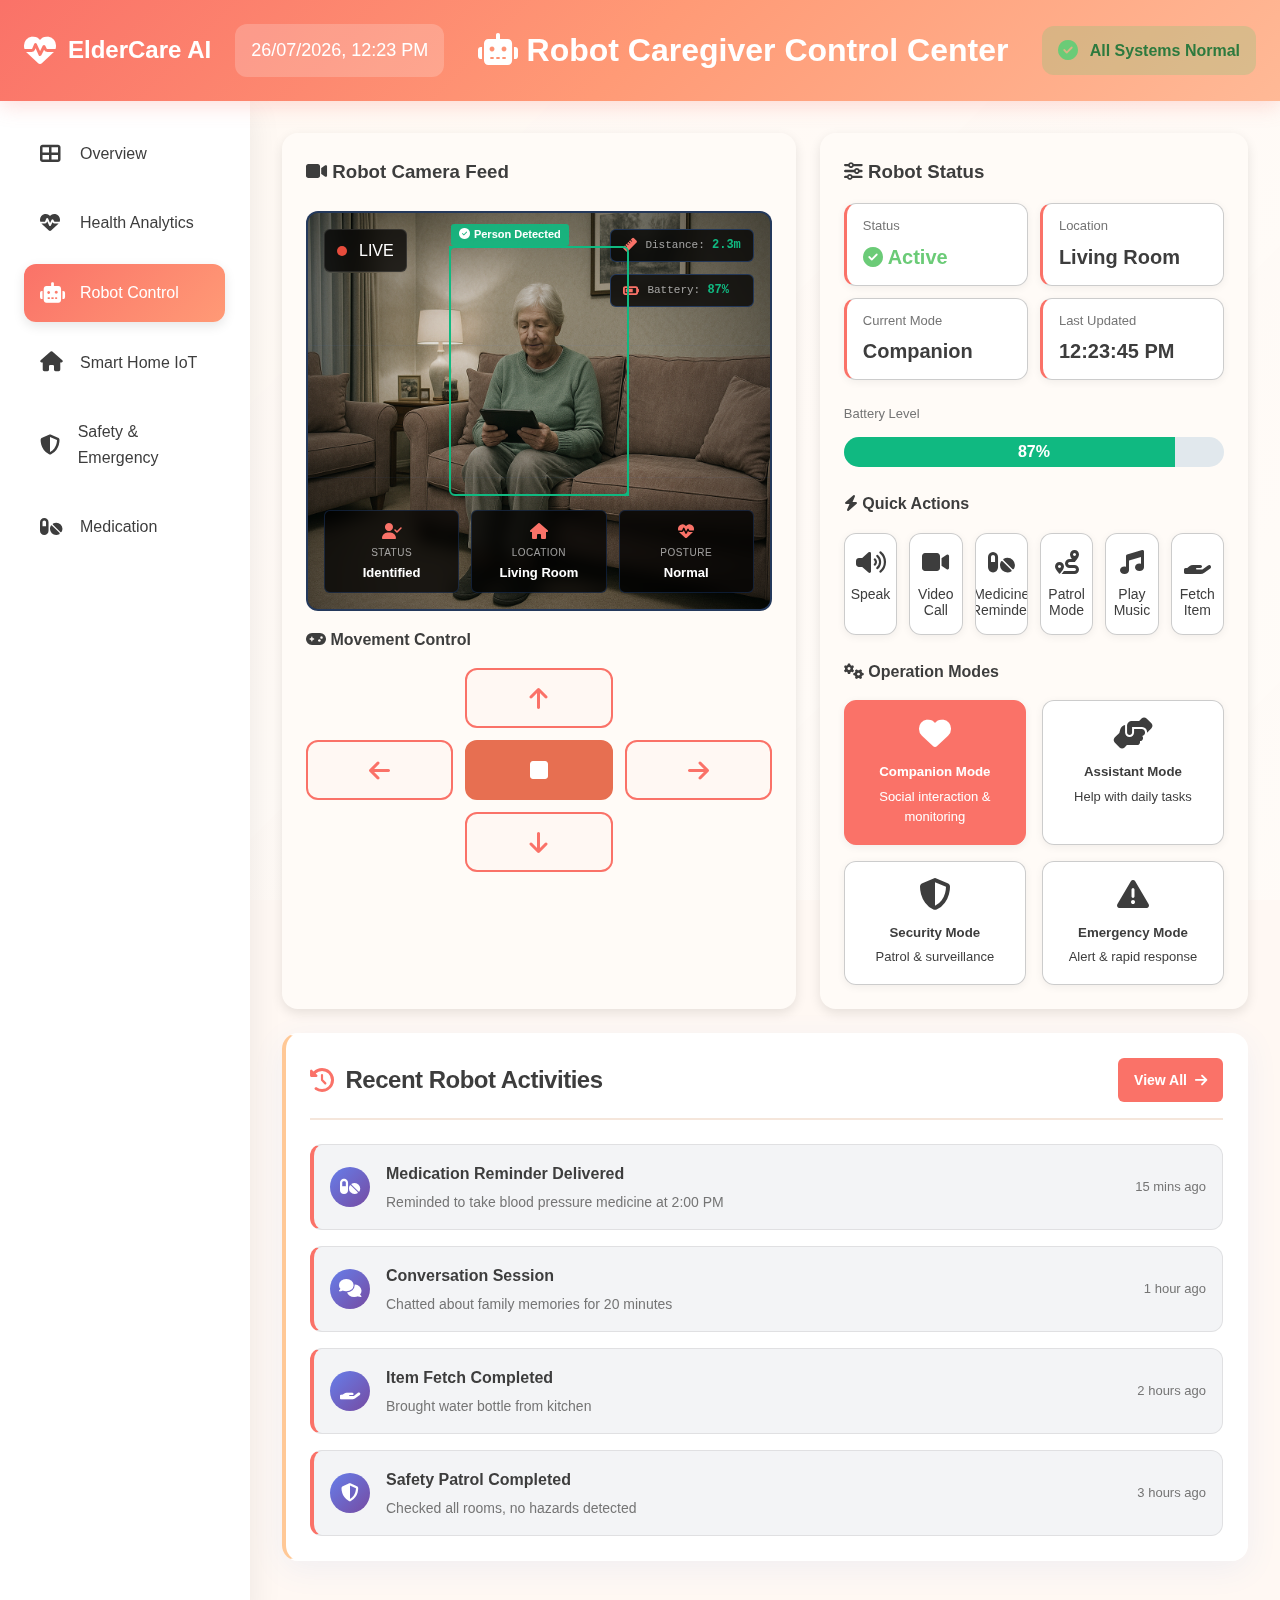
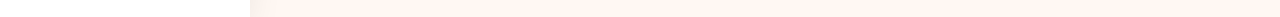
<file: asg2/pages/robot-control.html>
<!DOCTYPE html>
<html lang="en">
<head>
    <meta charset="UTF-8">
    <meta name="viewport" content="width=device-width, initial-scale=1.0">
    <title>Robot Caregiver Control - Elderly Care Dashboard</title>
    <link rel="stylesheet" href="../css/styles.css">
    <link rel="stylesheet" href="https://cdnjs.cloudflare.com/ajax/libs/font-awesome/6.4.0/css/all.min.css">
    <style>
        .robot-main-control {
            display: grid;
            grid-template-columns: 1.2fr 1fr;
            gap: var(--spacing-lg);
            margin-bottom: var(--spacing-lg);
        }

        .robot-viewport {
            background: var(--bg-secondary);
            border-radius: var(--radius-lg);
            padding: var(--spacing-lg);
            box-shadow: var(--shadow-md);
        }

        .robot-camera-view {
            background: #1a1a1a;
            border-radius: var(--radius-md);
            height: 400px;
            margin-bottom: var(--spacing-md);
            position: relative;
            overflow: hidden;
            border: 2px solid rgba(59, 130, 246, 0.3);
        }

        .robot-camera-view img {
            width: 100%;
            height: 100%;
            object-fit: cover;
            opacity: 0.9;
            transition: opacity 0.3s ease;
        }

        .robot-camera-view.camera-stopped img {
            display: none;
        }

        .camera-stopped-placeholder {
            display: none;
            position: absolute;
            top: 50%;
            left: 50%;
            transform: translate(-50%, -50%);
            text-align: center;
            color: rgba(255, 255, 255, 0.5);
            z-index: 1;
        }

        .robot-camera-view.camera-stopped .camera-stopped-placeholder {
            display: block;
        }

        .robot-camera-view.camera-stopped .camera-overlay,
        .robot-camera-view.camera-stopped .hud-overlay,
        .robot-camera-view.camera-stopped .person-detection-box,
        .robot-camera-view.camera-stopped .bottom-hud,
        .robot-camera-view.camera-stopped .camera-grid {
            display: none;
        }

        .camera-stopped-placeholder i {
            font-size: 80px;
            margin-bottom: var(--spacing-md);
        }

        .camera-stopped-placeholder p {
            font-size: 18px;
            font-weight: 600;
        }

        .robot-camera-view::before {
            content: '';
            position: absolute;
            top: 0;
            left: 0;
            right: 0;
            bottom: 0;
            background: radial-gradient(circle at center, transparent 40%, rgba(0,0,0,0.4) 100%);
            pointer-events: none;
            z-index: 1;
        }

        .robot-icon-large {
            font-size: 120px;
            opacity: 0.3;
        }

        .camera-overlay {
            position: absolute;
            top: var(--spacing-md);
            left: var(--spacing-md);
            background: rgba(0,0,0,0.75);
            backdrop-filter: blur(8px);
            -webkit-backdrop-filter: blur(8px);
            padding: 8px 12px;
            border-radius: var(--radius-sm);
            display: flex;
            align-items: center;
            gap: var(--spacing-sm);
            border: 1px solid rgba(255, 255, 255, 0.1);
            z-index: 2;
            color: #FFFFFF;
        }

        .recording-indicator {
            width: 10px;
            height: 10px;
            background: #E74C3C;
            border-radius: 50%;
            animation: pulse 2s infinite;
        }

        .hud-overlay {
            position: absolute;
            top: var(--spacing-md);
            right: var(--spacing-md);
            display: flex;
            flex-direction: column;
            gap: var(--spacing-sm);
            z-index: 2;
        }

        .hud-stat {
            background: rgba(0,0,0,0.75);
            backdrop-filter: blur(8px);
            -webkit-backdrop-filter: blur(8px);
            padding: 6px 12px;
            border-radius: var(--radius-sm);
            border: 1px solid rgba(59, 130, 246, 0.3);
            font-size: 12px;
            color: white;
            display: flex;
            align-items: center;
            gap: 8px;
            font-family: 'Courier New', monospace;
        }

        .hud-stat i {
            color: var(--primary-color);
            font-size: 14px;
        }

        .hud-stat-label {
            color: rgba(255, 255, 255, 0.6);
            font-size: 11px;
        }

        .hud-stat-value {
            color: #10B981;
            font-weight: 700;
        }

        .bottom-hud {
            position: absolute;
            bottom: var(--spacing-md);
            left: var(--spacing-md);
            right: var(--spacing-md);
            display: grid;
            grid-template-columns: repeat(3, 1fr);
            gap: var(--spacing-sm);
            z-index: 2;
        }

        .hud-info-card {
            background: rgba(0,0,0,0.75);
            backdrop-filter: blur(8px);
            -webkit-backdrop-filter: blur(8px);
            padding: 8px 12px;
            border-radius: var(--radius-sm);
            border: 1px solid rgba(59, 130, 246, 0.2);
            text-align: center;
        }

        .hud-info-card i {
            color: var(--primary-color);
            font-size: 16px;
            margin-bottom: 4px;
        }

        .hud-info-label {
            font-size: 10px;
            color: rgba(255, 255, 255, 0.6);
            text-transform: uppercase;
            letter-spacing: 0.5px;
        }

        .hud-info-value {
            font-size: 13px;
            color: white;
            font-weight: 600;
            margin-top: 2px;
        }

        .person-detection-box {
            position: absolute;
            top: 40%;
            left: 50%;
            transform: translate(-50%, -50%);
            width: 180px;
            height: 250px;
            border: 2px solid #10B981;
            border-radius: var(--radius-sm);
            z-index: 2;
            pointer-events: none;
        }

        .person-detection-box::before,
        .person-detection-box::after {
            content: '';
            position: absolute;
            width: 12px;
            height: 12px;
            border: 2px solid #10B981;
        }

        .person-detection-box::before {
            top: -2px;
            left: -2px;
            border-right: none;
            border-bottom: none;
        }

        .person-detection-box::after {
            bottom: -2px;
            right: -2px;
            border-left: none;
            border-top: none;
        }

        .detection-label {
            position: absolute;
            top: -24px;
            left: 0;
            background: rgba(16, 185, 129, 0.9);
            padding: 2px 8px;
            border-radius: 3px;
            font-size: 11px;
            font-weight: 600;
            color: white;
            display: flex;
            align-items: center;
            gap: 4px;
        }

        .camera-grid {
            position: absolute;
            top: 0;
            left: 0;
            right: 0;
            bottom: 0;
            pointer-events: none;
            z-index: 1;
            opacity: 0.15;
        }

        .camera-grid::before,
        .camera-grid::after {
            content: '';
            position: absolute;
            background: rgba(59, 130, 246, 0.3);
        }

        .camera-grid::before {
            top: 33.33%;
            left: 0;
            right: 0;
            height: 1px;
        }

        .camera-grid::after {
            top: 66.66%;
            left: 0;
            right: 0;
            height: 1px;
        }

        .control-panel {
            background: var(--bg-secondary);
            border-radius: var(--radius-lg);
            padding: var(--spacing-lg);
            box-shadow: var(--shadow-md);
        }

        .robot-status-grid {
            display: grid;
            grid-template-columns: 1fr 1fr;
            gap: var(--spacing-sm);
            margin-bottom: var(--spacing-lg);
            margin-top: var(--spacing-md);
        }

        .status-item {
            display: flex;
            flex-direction: column;
            padding: var(--spacing-sm) var(--spacing-md);
            background: rgba(255, 255, 255, 0.98);
            backdrop-filter: blur(10px);
            -webkit-backdrop-filter: blur(10px);
            border-radius: var(--radius-md);
            border: 1px solid rgba(0, 0, 0, 0.2);
            border-left: 3px solid var(--primary-color);
            box-shadow: 0 2px 8px rgba(0, 0, 0, 0.06);
            transition: all 0.2s ease;
        }

        .status-item:hover {
            transform: translateY(-2px);
            box-shadow: 0 4px 16px rgba(59, 130, 246, 0.15);
            border-left-color: var(--primary-light);
        }

        .status-label {
            font-size: 13px;
            color: var(--text-secondary);
            margin-bottom: 4px;
        }

        .status-value {
            font-size: 20px;
            font-weight: 700;
            color: var(--text-primary);
        }

        .battery-indicator {
            width: 100%;
            height: 30px;
            background: #E1E8ED;
            border-radius: 15px;
            overflow: hidden;
            margin-top: var(--spacing-sm);
            position: relative;
        }

        .battery-fill {
            height: 100%;
            background: #10B981;
            width: 87%;
            transition: width 0.5s ease;
        }

        .battery-text {
            position: absolute;
            top: 50%;
            left: 50%;
            transform: translate(-50%, -50%);
            font-weight: 700;
            color: #FFFFFF;
        }

        .control-buttons {
            display: grid;
            grid-template-columns: repeat(6, 1fr);
            gap: var(--spacing-sm);
            margin-bottom: var(--spacing-lg);
        }

        .control-btn {
            background: rgba(255, 255, 255, 0.98);
            backdrop-filter: blur(10px);
            -webkit-backdrop-filter: blur(10px);
            border: 1px solid rgba(0, 0, 0, 0.2);
            box-shadow: 0 2px 8px rgba(0, 0, 0, 0.06);
            color: var(--text-primary);
            padding: var(--spacing-md);
            border-radius: var(--radius-md);
            cursor: pointer;
            font-size: 16px;
            display: flex;
            flex-direction: column;
            align-items: center;
            gap: var(--spacing-sm);
            transition: all 0.3s ease;
            position: relative;
            overflow: hidden;
        }

        .control-btn::before {
            content: '';
            position: absolute;
            top: 0;
            left: -100%;
            width: 100%;
            height: 100%;
            background: linear-gradient(90deg, transparent, rgba(59, 130, 246, 0.1), transparent);
            transition: left 0.5s ease;
        }

        .control-btn:hover::before {
            left: 100%;
        }

        .control-btn:hover {
            border-color: var(--primary-color);
            transform: translateY(-5px) scale(1.05);
            box-shadow: 0 8px 24px rgba(59, 130, 246, 0.2);
            background: rgba(255, 255, 255, 1);
        }

        .control-btn.active {
            background: var(--primary-color);
            color: white;
            border-color: var(--primary-color);
        }

        .control-btn i {
            font-size: 24px;
            position: relative;
            z-index: 1;
        }

        .control-btn span {
            position: relative;
            z-index: 1;
            font-size: 14px;
        }

        .movement-controls {
            display: grid;
            grid-template-columns: repeat(3, 1fr);
            grid-template-rows: repeat(3, 60px);
            gap: var(--spacing-sm);
            margin-bottom: var(--spacing-lg);
        }

        .move-btn {
            background: var(--bg-primary);
            border: 2px solid var(--primary-color);
            color: var(--primary-color);
            border-radius: var(--radius-md);
            cursor: pointer;
            font-size: 24px;
            transition: all 0.2s;
            display: flex;
            align-items: center;
            justify-content: center;
        }

        .move-btn:hover {
            background: var(--primary-color);
            color: white;
        }

        .move-btn:active {
            transform: scale(0.95);
        }

        .robot-modes {
            display: grid;
            grid-template-columns: 1fr 1fr;
            gap: var(--spacing-md);
        }

        .mode-card {
            background: rgba(255, 255, 255, 0.98);
            backdrop-filter: blur(10px);
            -webkit-backdrop-filter: blur(10px);
            border-radius: var(--radius-md);
            border: 1px solid rgba(0, 0, 0, 0.2);
            box-shadow: 0 2px 8px rgba(0, 0, 0, 0.06);
            padding: var(--spacing-md);
            cursor: pointer;
            transition: all 0.3s ease;
            text-align: center;
            position: relative;
            overflow: hidden;
        }

        .mode-card::before {
            content: '';
            position: absolute;
            top: 0;
            left: -100%;
            width: 100%;
            height: 100%;
            background: linear-gradient(90deg, transparent, rgba(59, 130, 246, 0.1), transparent);
            transition: left 0.5s ease;
        }

        .mode-card:hover::before {
            left: 100%;
        }

        .mode-card:hover {
            border-color: var(--primary-color);
            transform: translateY(-5px) scale(1.05);
            box-shadow: 0 8px 24px rgba(59, 130, 246, 0.2);
            background: rgba(255, 255, 255, 1);
        }

        .mode-card.active {
            background: var(--primary-color);
            color: white;
            border-color: var(--primary-color);
        }

        .mode-card i {
            font-size: 32px;
            margin-bottom: var(--spacing-sm);
            position: relative;
            z-index: 1;
        }

        .mode-card h5,
        .mode-card p {
            position: relative;
            z-index: 1;
        }

        /* Activity Feed Section */
        .activity-feed-section {
            background: rgba(255, 255, 255, 0.98);
            box-shadow: 0 8px 32px rgba(59, 130, 246, 0.08);
            border-radius: var(--radius-lg);
            padding: var(--spacing-lg);
            transition: all 0.3s ease;
        }

        .activity-feed-section:hover {
            box-shadow: 0 12px 48px rgba(59, 130, 246, 0.12);
            transform: translateY(-2px);
        }

        .activity-feed {
            display: flex;
            flex-direction: column;
            gap: var(--spacing-md);
        }

        .feed-item {
            display: flex;
            align-items: center;
            gap: var(--spacing-md);
            padding: var(--spacing-md);
            background: #F3F4F6;
            border-radius: var(--radius-md);
            transition: all 0.3s ease;
            border: 1px solid rgba(0, 0, 0, 0.08);
            border-left: 4px solid var(--primary-color);
        }

        .feed-item:hover {
            background: rgba(255, 255, 255, 1);
            transform: translateX(5px);
            box-shadow: 0 4px 12px rgba(0, 0, 0, 0.08);
        }

        .feed-icon {
            width: 40px;
            height: 40px;
            border-radius: 50%;
            display: flex;
            align-items: center;
            justify-content: center;
            font-size: 18px;
            color: white;
        }

        .feed-icon.success {
            background: linear-gradient(135deg, #667eea 0%, #764ba2 100%);
        }

        .feed-icon.info {
            background: linear-gradient(135deg, #667eea 0%, #764ba2 100%);
        }

        .feed-icon.warning {
            background: linear-gradient(135deg, #667eea 0%, #764ba2 100%);
        }

        .feed-content {
            flex: 1;
        }

        .feed-content p:first-child {
            font-weight: 600;
            margin-bottom: 4px;
        }

        .feed-content p:last-child {
            font-size: 14px;
            color: var(--text-secondary);
        }

        .feed-time {
            font-size: 13px;
            color: var(--text-secondary);
        }

        .features-grid {
            display: grid;
            grid-template-columns: repeat(6, 1fr);
            gap: var(--spacing-md);
        }

        .feature-card {
            background: rgba(255, 255, 255, 0.98);
            backdrop-filter: blur(10px);
            -webkit-backdrop-filter: blur(10px);
            padding: var(--spacing-lg);
            border-radius: var(--radius-md);
            border: 1px solid rgba(0, 0, 0, 0.2);
            box-shadow: 0 2px 8px rgba(0, 0, 0, 0.06);
            text-align: center;
            transition: all 0.2s ease;
        }

        .feature-card:hover {
            transform: translateY(-2px);
            box-shadow: 0 4px 16px rgba(59, 130, 246, 0.15);
            border-left-color: var(--primary-light);
        }

        .feature-icon {
            font-size: 40px;
            margin-bottom: var(--spacing-sm);
        }

        .feature-value {
            font-size: 18px;
            font-weight: 600;
            margin: var(--spacing-sm) 0;
        }

        /* Gradient color for icons and values */
        .gradient-icon {
            background: linear-gradient(135deg, #667eea 0%, #764ba2 100%);
            -webkit-background-clip: text;
            -webkit-text-fill-color: transparent;
            background-clip: text;
        }

        .gradient-value {
            background: linear-gradient(135deg, #667eea 0%, #764ba2 100%);
            -webkit-background-clip: text;
            -webkit-text-fill-color: transparent;
            background-clip: text;
        }
    </style>
</head>
<body>
    <!-- Header -->
    <header class="dashboard-header">
        <div class="header-left">
            <div class="logo">
                <i class="fas fa-heart-pulse"></i>
                <h1>ElderCare AI</h1>
            </div>
            <div class="current-time" id="currentTime"></div>
        </div>
        <div class="header-center">
            <h1><i class="fas fa-robot"></i> Robot Caregiver Control Center</h1>
        </div>
        <div class="header-right">
            <div class="alert-status">
                <i class="fas fa-check-circle"></i>
                <span>All Systems Normal</span>
            </div>
        </div>
    </header>

    <!-- Main Dashboard -->
    <main class="dashboard-main">
        <!-- Sidebar Navigation -->
        <aside class="sidebar">
            <nav>
                <a href="../index.html" class="nav-item">
                    <i class="fas fa-th-large"></i>
                    <span>Overview</span>
                </a>
                <a href="health-analytics.html" class="nav-item">
                    <i class="fas fa-heartbeat"></i>
                    <span>Health Analytics</span>
                </a>
                <a href="robot-control.html" class="nav-item active">
                    <i class="fas fa-robot"></i>
                    <span>Robot Control</span>
                </a>
                <a href="smart-home.html" class="nav-item">
                    <i class="fas fa-home"></i>
                    <span>Smart Home IoT</span>
                </a>
                <a href="emergency.html" class="nav-item">
                    <i class="fas fa-shield-alt"></i>
                    <span>Safety & Emergency</span>
                </a>
                <a href="medication.html" class="nav-item">
                    <i class="fas fa-pills"></i>
                    <span>Medication</span>
                </a>
            </nav>
        </aside>

        <!-- Content Area -->
        <div class="content-area" style="padding: var(--spacing-xl);">
        <!-- Main Control Interface -->
        <div class="robot-main-control">
            <!-- Robot Camera View -->
            <div class="robot-viewport">
                <h3 style="margin-bottom: var(--spacing-lg);"><i class="fas fa-video"></i> Robot Camera Feed</h3>
                <div class="robot-camera-view" id="cameraView">
                    <!-- Background Image -->
                    <img src="../assets/robot.png" alt="Robot POV Camera Feed">

                    <!-- Camera Stopped Placeholder -->
                    <div class="camera-stopped-placeholder">
                        <i class="fas fa-video-slash"></i>
                        <p>Camera Stopped</p>
                    </div>

                    <!-- Camera Grid Overlay -->
                    <div class="camera-grid"></div>

                    <!-- Top Left: Recording Indicator -->
                    <div class="camera-overlay">
                        <div class="recording-indicator"></div>
                        <span>LIVE</span>
                    </div>

                    <!-- Top Right: Stats -->
                    <div class="hud-overlay">
                        <div class="hud-stat">
                            <i class="fas fa-ruler"></i>
                            <span><span class="hud-stat-label">Distance:</span> <span class="hud-stat-value">2.3m</span></span>
                        </div>
                        <div class="hud-stat">
                            <i class="fas fa-battery-three-quarters"></i>
                            <span><span class="hud-stat-label">Battery:</span> <span class="hud-stat-value" id="hudBatteryText">87%</span></span>
                        </div>
                    </div>

                    <!-- Person Detection Box -->
                    <div class="person-detection-box">
                        <div class="detection-label">
                            <i class="fas fa-check-circle"></i>
                            Person Detected
                        </div>
                    </div>

                    <!-- Bottom: Info Cards -->
                    <div class="bottom-hud">
                        <div class="hud-info-card">
                            <i class="fas fa-user-check"></i>
                            <div class="hud-info-label">Status</div>
                            <div class="hud-info-value">Identified</div>
                        </div>
                        <div class="hud-info-card">
                            <i class="fas fa-home"></i>
                            <div class="hud-info-label">Location</div>
                            <div class="hud-info-value">Living Room</div>
                        </div>
                        <div class="hud-info-card">
                            <i class="fas fa-heartbeat"></i>
                            <div class="hud-info-label">Posture</div>
                            <div class="hud-info-value">Normal</div>
                        </div>
                    </div>
                </div>

                <!-- Movement Controls -->
                <h4 style="margin-bottom: var(--spacing-md);"><i class="fas fa-gamepad"></i> Movement Control</h4>
                <div class="movement-controls">
                    <div></div>
                    <button class="move-btn" onclick="moveRobot('forward')" title="Move Forward">
                        <i class="fas fa-arrow-up"></i>
                    </button>
                    <div></div>

                    <button class="move-btn" onclick="moveRobot('left')" title="Turn Left">
                        <i class="fas fa-arrow-left"></i>
                    </button>
                    <button class="move-btn" onclick="moveRobot('stop')" title="Stop" style="background: var(--danger-color); color: white; border-color: var(--danger-color);">
                        <i class="fas fa-stop"></i>
                    </button>
                    <button class="move-btn" onclick="moveRobot('right')" title="Turn Right">
                        <i class="fas fa-arrow-right"></i>
                    </button>

                    <div></div>
                    <button class="move-btn" onclick="moveRobot('backward')" title="Move Backward">
                        <i class="fas fa-arrow-down"></i>
                    </button>
                    <div></div>
                </div>
            </div>

            <!-- Control Panel -->
            <div class="control-panel">
                <h3><i class="fas fa-sliders-h"></i> Robot Status</h3>

                <div class="robot-status-grid">
                    <div class="status-item">
                        <div class="status-label">Status</div>
                        <div class="status-value" style="color: var(--success-color);">
                            <i class="fas fa-check-circle"></i> Active
                        </div>
                    </div>
                    <div class="status-item">
                        <div class="status-label">Location</div>
                        <div class="status-value">Living Room</div>
                    </div>
                    <div class="status-item">
                        <div class="status-label">Current Mode</div>
                        <div class="status-value" id="currentModeText">Companion</div>
                    </div>
                    <div class="status-item">
                        <div class="status-label">Last Updated</div>
                        <div class="status-value" id="lastUpdatedTime">--:--:--</div>
                    </div>
                </div>

                <!-- Battery -->
                <div style="margin: var(--spacing-lg) 0;">
                    <div class="status-label">Battery Level</div>
                    <div class="battery-indicator">
                        <div class="battery-fill" id="batteryFill"></div>
                        <div class="battery-text" id="batteryText">87%</div>
                    </div>
                </div>

                <!-- Quick Actions -->
                <h4 style="margin-bottom: var(--spacing-md);"><i class="fas fa-bolt"></i> Quick Actions</h4>
                <div class="control-buttons">
                    <button class="control-btn" onclick="robotAction('speak', event)">
                        <i class="fas fa-volume-up"></i>
                        <span>Speak</span>
                    </button>
                    <button class="control-btn" onclick="robotAction('call', event)">
                        <i class="fas fa-video"></i>
                        <span>Video Call</span>
                    </button>
                    <button class="control-btn" onclick="robotAction('medicine', event)">
                        <i class="fas fa-pills"></i>
                        <span>Medicine Reminder</span>
                    </button>
                    <button class="control-btn" onclick="robotAction('patrol', event)">
                        <i class="fas fa-route"></i>
                        <span>Patrol Mode</span>
                    </button>
                    <button class="control-btn" onclick="robotAction('music', event)">
                        <i class="fas fa-music"></i>
                        <span>Play Music</span>
                    </button>
                    <button class="control-btn" onclick="robotAction('fetch', event)">
                        <i class="fas fa-hand-holding"></i>
                        <span>Fetch Item</span>
                    </button>
                </div>

                <!-- Robot Modes -->
                <h4 style="margin-bottom: var(--spacing-md);"><i class="fas fa-cogs"></i> Operation Modes</h4>
                <div class="robot-modes">
                    <div class="mode-card active" onclick="setMode(this, 'companion')">
                        <i class="fas fa-heart"></i>
                        <h5>Companion Mode</h5>
                        <p style="font-size: 13px; margin-top: 4px;">Social interaction & monitoring</p>
                    </div>
                    <div class="mode-card" onclick="setMode(this, 'assistant')">
                        <i class="fas fa-hands-helping"></i>
                        <h5>Assistant Mode</h5>
                        <p style="font-size: 13px; margin-top: 4px;">Help with daily tasks</p>
                    </div>
                    <div class="mode-card" onclick="setMode(this, 'security')">
                        <i class="fas fa-shield-alt"></i>
                        <h5>Security Mode</h5>
                        <p style="font-size: 13px; margin-top: 4px;">Patrol & surveillance</p>
                    </div>
                    <div class="mode-card" onclick="setMode(this, 'emergency')">
                        <i class="fas fa-exclamation-triangle"></i>
                        <h5>Emergency Mode</h5>
                        <p style="font-size: 13px; margin-top: 4px;">Alert & rapid response</p>
                    </div>
                </div>
            </div>
        </div>

        <!-- Robot Capabilities -->
        <!-- <section class="dashboard-section">
            <div class="section-header">
                <h2><i class="fas fa-star"></i> Robot Capabilities</h2>
            </div>
            <div class="features-grid">
                <div class="feature-card">
                    <div class="feature-icon" style="color: #E74C3C;">
                        <i class="fas fa-comments"></i>
                    </div>
                    <h4>AI Conversation</h4>
                    <p style="font-size: 14px; color: var(--text-secondary);">Natural language interaction with elderly using GPT-powered AI</p>
                </div>
                <div class="feature-card">
                    <div class="feature-icon" style="color: #3498DB;">
                        <i class="fas fa-eye"></i>
                    </div>
                    <h4>Computer Vision</h4>
                    <p style="font-size: 14px; color: var(--text-secondary);">Fall detection, facial recognition, object identification</p>
                </div>
                <div class="feature-card">
                    <div class="feature-icon" style="color: #F39C12;">
                        <i class="fas fa-bell"></i>
                    </div>
                    <h4>Smart Reminders</h4>
                    <p style="font-size: 14px; color: var(--text-secondary);">Medication, appointments, and activity reminders</p>
                </div>
                <div class="feature-card">
                    <div class="feature-icon" style="color: #9B59B6;">
                        <i class="fas fa-hand-holding-medical"></i>
                    </div>
                    <h4>Physical Assistance</h4>
                    <p style="font-size: 14px; color: var(--text-secondary);">Fetch items, open doors, emergency button access</p>
                </div>
                <div class="feature-card">
                    <div class="feature-icon" style="color: #27AE60;">
                        <i class="fas fa-heartbeat"></i>
                    </div>
                    <h4>Vital Monitoring</h4>
                    <p style="font-size: 14px; color: var(--text-secondary);">Integrated sensors for basic vital signs monitoring</p>
                </div>
                <div class="feature-card">
                    <div class="feature-icon" style="color: #E67E22;">
                        <i class="fas fa-users"></i>
                    </div>
                    <h4>Family Connection</h4>
                    <p style="font-size: 14px; color: var(--text-secondary);">Video calls, photo sharing, activity updates to family</p>
                </div>
            </div>
        </section> -->

        <!-- Recent Robot Activities -->
        <section class="dashboard-section activity-feed-section">
            <div class="section-header">
                <h2><i class="fas fa-history"></i> Recent Robot Activities</h2>
                <button class="view-all-btn">View All <i class="fas fa-arrow-right" style="color: white;"></i></button>
            </div>
            <div class="activity-feed">
                <div class="feed-item">
                    <div class="feed-icon success">
                        <i class="fas fa-pills"></i>
                    </div>
                    <div class="feed-content">
                        <p><strong>Medication Reminder Delivered</strong></p>
                        <p>Reminded to take blood pressure medicine at 2:00 PM</p>
                    </div>
                    <span class="feed-time">15 mins ago</span>
                </div>
                <div class="feed-item">
                    <div class="feed-icon info">
                        <i class="fas fa-comments"></i>
                    </div>
                    <div class="feed-content">
                        <p><strong>Conversation Session</strong></p>
                        <p>Chatted about family memories for 20 minutes</p>
                    </div>
                    <span class="feed-time">1 hour ago</span>
                </div>
                <div class="feed-item">
                    <div class="feed-icon success">
                        <i class="fas fa-hand-holding"></i>
                    </div>
                    <div class="feed-content">
                        <p><strong>Item Fetch Completed</strong></p>
                        <p>Brought water bottle from kitchen</p>
                    </div>
                    <span class="feed-time">2 hours ago</span>
                </div>
                <div class="feed-item">
                    <div class="feed-icon warning">
                        <i class="fas fa-shield-alt"></i>
                    </div>
                    <div class="feed-content">
                        <p><strong>Safety Patrol Completed</strong></p>
                        <p>Checked all rooms, no hazards detected</p>
                    </div>
                    <span class="feed-time">3 hours ago</span>
                </div>
            </div>
        </section>
        </div>
    </main>

    <script src="../js/script.js"></script>
    <script>
        let currentMode = 'companion';

        document.addEventListener('DOMContentLoaded', function() {
            initializeClock();
            updateBattery();
            setInterval(updateBattery, 30000);
        });

        let isCameraActive = true;

        function moveRobot(direction) {
            const actions = {
                'forward': 'Moving forward...',
                'backward': 'Moving backward...',
                'left': 'Turning left...',
                'right': 'Turning right...',
                'stop': 'Stopped'
            };

            // Handle camera toggle when stop is clicked
            if (direction === 'stop') {
                const cameraView = document.getElementById('cameraView');
                isCameraActive = !isCameraActive;

                if (isCameraActive) {
                    cameraView.classList.remove('camera-stopped');
                    if (window.dashboardUtils) {
                        window.dashboardUtils.showNotification('Camera started', 'info');
                    } else {
                        alert('Camera started');
                    }
                } else {
                    cameraView.classList.add('camera-stopped');
                    if (window.dashboardUtils) {
                        window.dashboardUtils.showNotification('Camera stopped', 'info');
                    } else {
                        alert('Camera stopped');
                    }
                }

                console.log(`Camera ${isCameraActive ? 'started' : 'stopped'}`);
                return;
            }

            if (window.dashboardUtils) {
                window.dashboardUtils.showNotification(
                    `Robot ${actions[direction]}`,
                    'info'
                );
            } else {
                alert(`Robot ${actions[direction]}`);
            }

            console.log(`Robot command: ${direction}`);
        }

        function robotAction(action, event) {
            const clickedButton = event.currentTarget;

            const actions = {
                'speak': 'Robot is speaking to the elderly...',
                'call': 'Initiating video call...',
                'medicine': 'Delivering medication reminder...',
                'patrol': 'Starting patrol route...',
                'music': 'Playing relaxing music...',
                'fetch': 'Robot will fetch the requested item...'
            };

            const stopMessages = {
                'speak': 'Stopped speaking',
                'call': 'Video call ended',
                'medicine': 'Medication reminder cancelled',
                'patrol': 'Patrol stopped',
                'music': 'Music stopped',
                'fetch': 'Fetch task cancelled'
            };

            // Check if button is already active
            if (clickedButton.classList.contains('active')) {
                // DESELECT - Stop the action (NO trigger)
                clickedButton.classList.remove('active');

                if (window.dashboardUtils) {
                    window.dashboardUtils.showNotification(stopMessages[action], 'info');
                } else {
                    alert(stopMessages[action]);
                }

                console.log(`Robot action stopped: ${action}`);
                return; // Exit early - don't trigger action
            }

            // SELECT - Remove active from all buttons, activate clicked button
            document.querySelectorAll('.control-btn').forEach(btn => {
                btn.classList.remove('active');
            });
            clickedButton.classList.add('active');

            // Trigger the action
            if (window.dashboardUtils) {
                window.dashboardUtils.showNotification(actions[action], 'info');
            } else {
                alert(actions[action]);
            }

            console.log(`Robot action: ${action}`);
        }

        function setMode(element, mode) {
            // Remove active class from all modes
            document.querySelectorAll('.mode-card').forEach(card => {
                card.classList.remove('active');
            });

            // Add active class to selected mode
            element.classList.add('active');
            currentMode = mode;

            const modeNames = {
                'companion': 'Companion Mode',
                'assistant': 'Assistant Mode',
                'security': 'Security Mode',
                'emergency': 'Emergency Mode'
            };

            // Update Current Mode display in Robot Status
            const currentModeElement = document.getElementById('currentModeText');
            if (currentModeElement) {
                currentModeElement.textContent = modeNames[mode].replace(' Mode', '');
            }

            if (window.dashboardUtils) {
                window.dashboardUtils.showNotification(
                    `Robot switched to ${modeNames[mode]}`,
                    'info'
                );
            }
        }

        function updateLastUpdated() {
            const now = new Date();
            let hours = now.getHours();
            const minutes = String(now.getMinutes()).padStart(2, '0');
            const seconds = String(now.getSeconds()).padStart(2, '0');
            const ampm = hours >= 12 ? 'PM' : 'AM';

            // Convert to 12-hour format
            hours = hours % 12;
            hours = hours ? hours : 12; // 0 should be 12
            const hoursStr = String(hours).padStart(2, '0');

            const timeString = `${hoursStr}:${minutes}:${seconds} ${ampm}`;

            const lastUpdatedElement = document.getElementById('lastUpdatedTime');
            if (lastUpdatedElement) {
                lastUpdatedElement.textContent = timeString;
            }
        }

        function updateBattery() {
            const batteryElement = document.getElementById('batteryFill');
            const textElement = document.getElementById('batteryText');
            const hudBatteryElement = document.getElementById('hudBatteryText');
            const currentBattery = parseInt(textElement.textContent);

            // Simulate battery decrease
            if (Math.random() > 0.7 && currentBattery > 20) {
                const newBattery = currentBattery - 1;
                batteryElement.style.width = newBattery + '%';
                textElement.textContent = newBattery + '%';

                // Sync HUD battery display
                if (hudBatteryElement) {
                    hudBatteryElement.textContent = newBattery + '%';
                }

                // Change color based on battery level
                if (newBattery < 30) {
                    batteryElement.style.background = '#E74C3C';
                } else if (newBattery < 50) {
                    batteryElement.style.background = '#F39C12';
                } else {
                    batteryElement.style.background = '#10B981';
                }
            }

            // Update the last updated timestamp whenever battery updates
            updateLastUpdated();
        }

        function updateClock() {
            const now = new Date();

            // Format date as dd/mm/yyyy
            const day = String(now.getDate()).padStart(2, '0');
            const month = String(now.getMonth() + 1).padStart(2, '0');
            const year = now.getFullYear();

            // Format time as h:mm AM/PM (no seconds)
            let hours = now.getHours();
            const minutes = String(now.getMinutes()).padStart(2, '0');
            const ampm = hours >= 12 ? 'PM' : 'AM';

            // Convert to 12-hour format
            hours = hours % 12;
            hours = hours ? hours : 12;

            // Combine: "27/11/2025, 4:03 PM"
            const formattedDateTime = `${day}/${month}/${year}, ${hours}:${minutes} ${ampm}`;

            document.getElementById('currentTime').textContent = formattedDateTime;
        }

        function initializeClock() {
            updateClock();
            setInterval(updateClock, 1000);
        }
    </script>
</body>
</html>
</file>
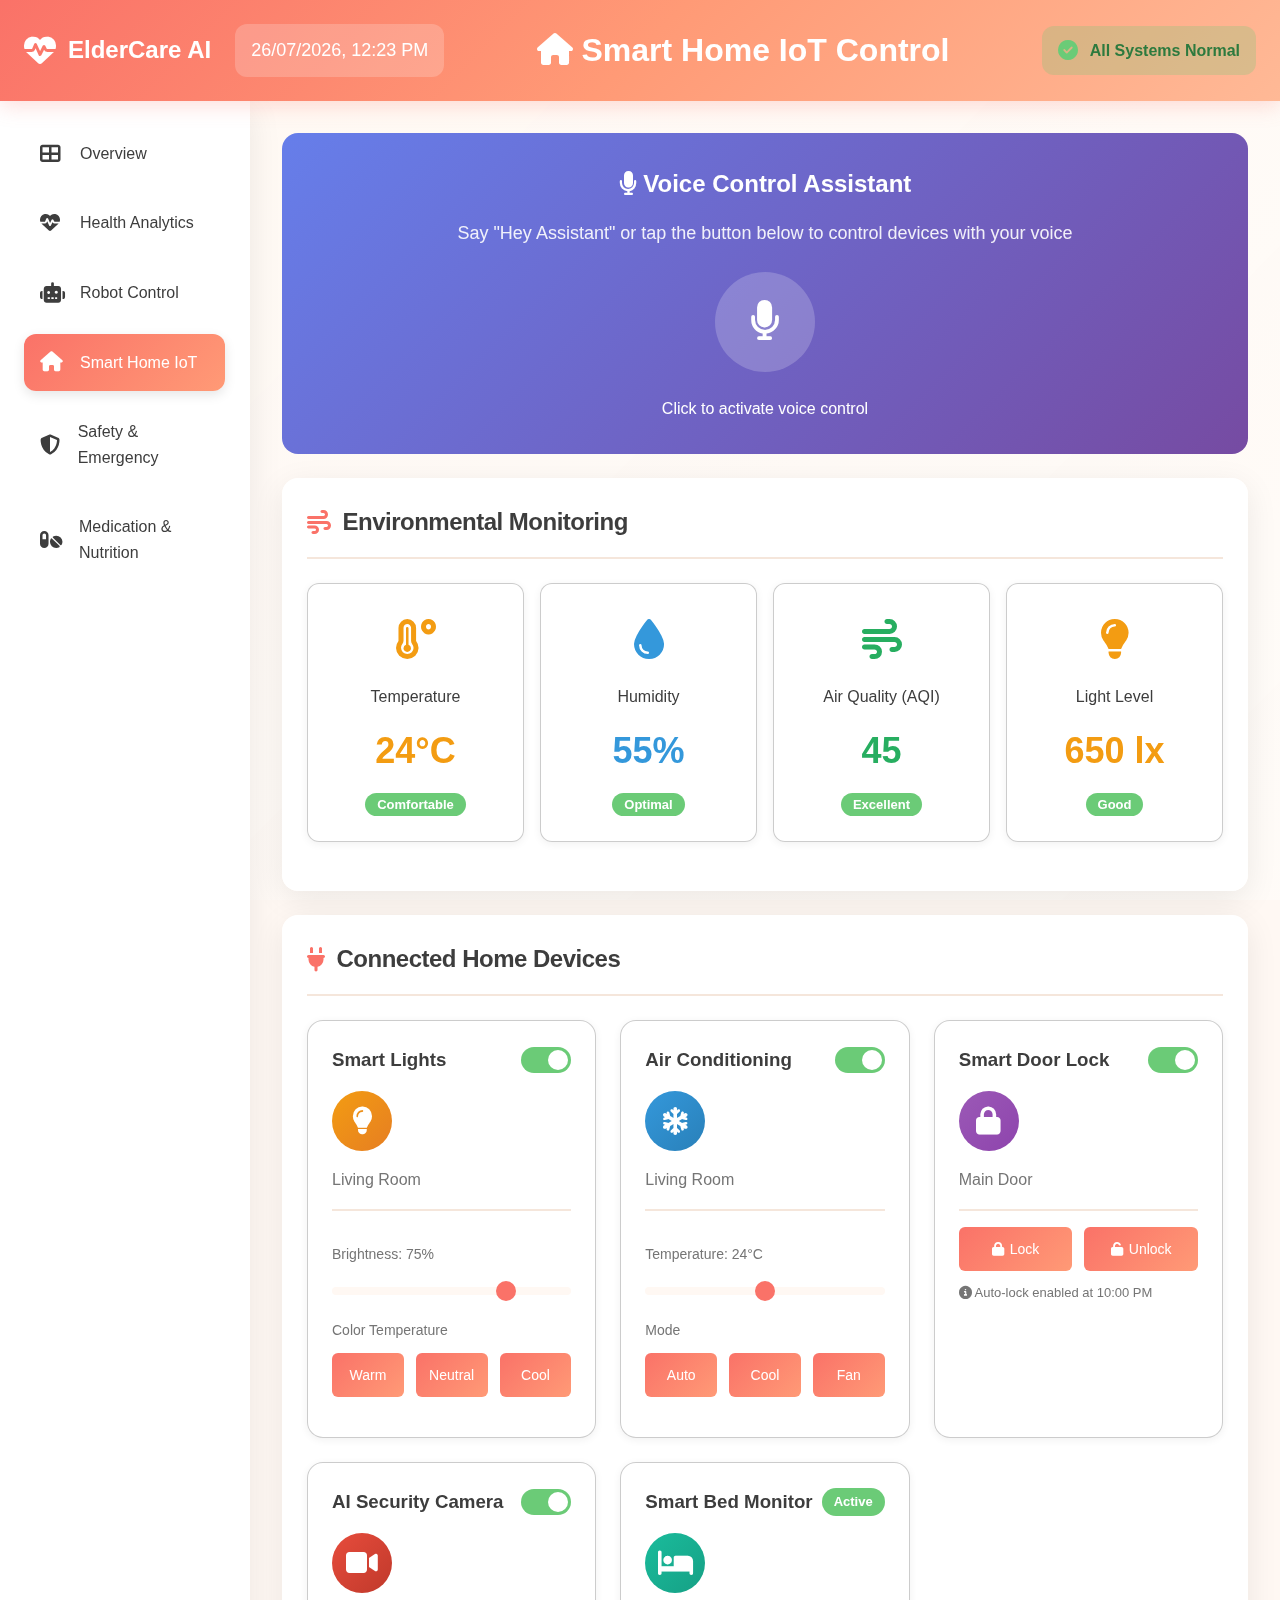
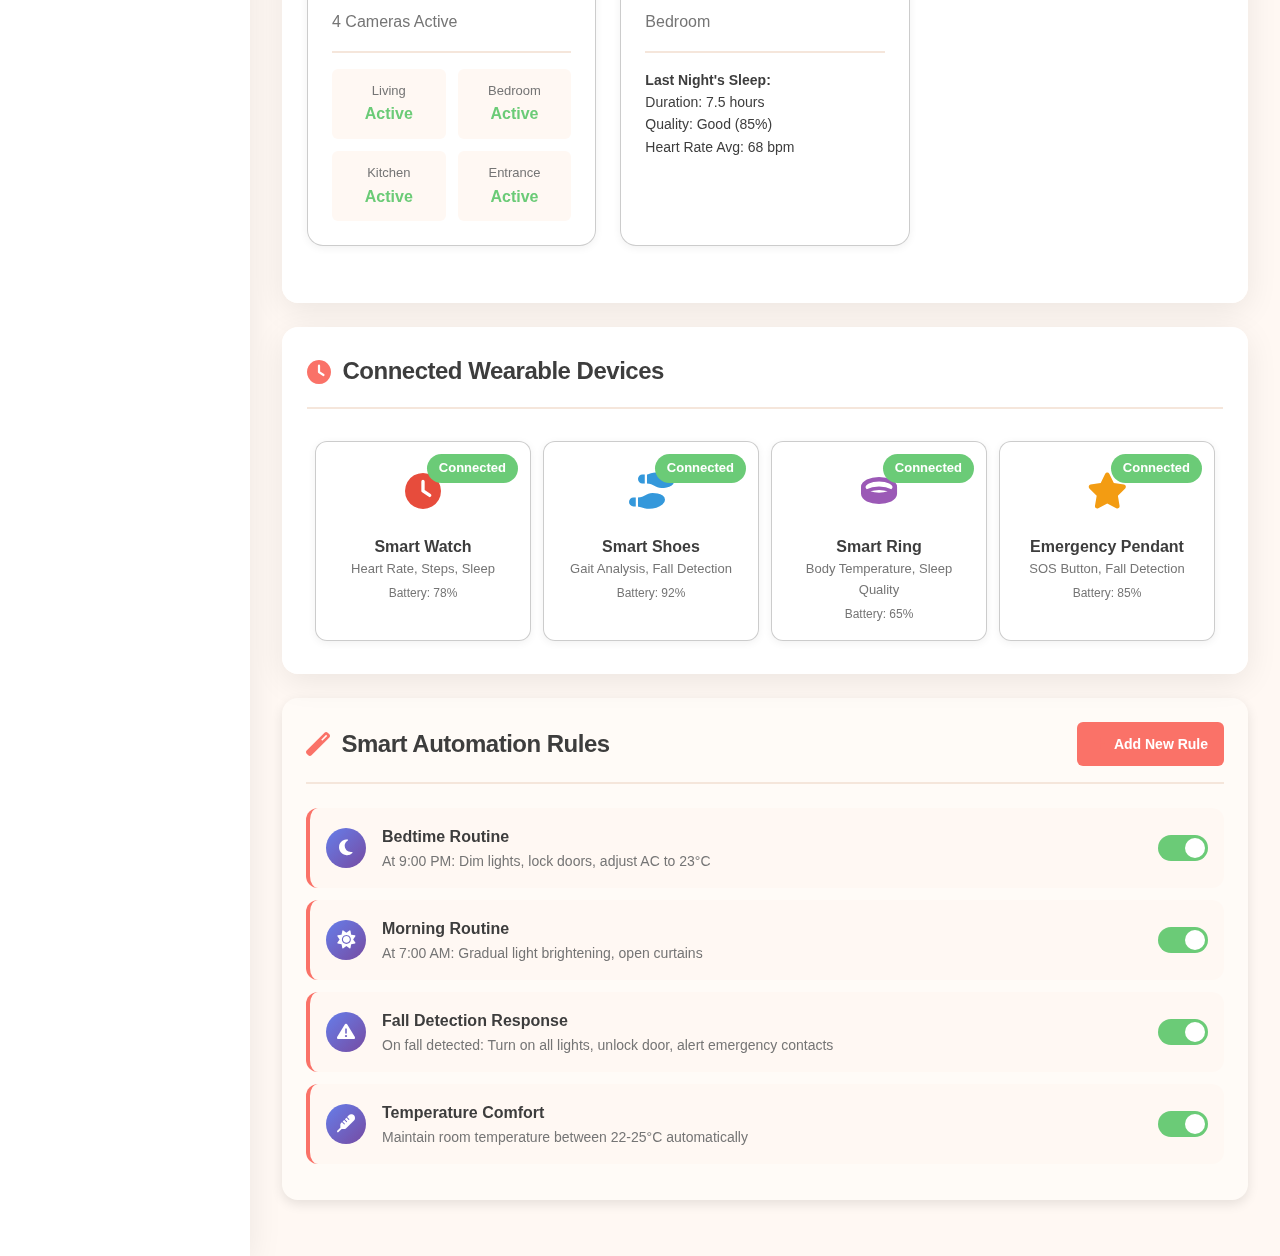
<file: asg2/pages/smart-home.html>
<!DOCTYPE html>
<html lang="en">
<head>
    <meta charset="UTF-8">
    <meta name="viewport" content="width=device-width, initial-scale=1.0">
    <title>Smart Home IoT Control - Elderly Care Dashboard</title>
    <link rel="stylesheet" href="../css/styles.css">
    <link rel="stylesheet" href="https://cdnjs.cloudflare.com/ajax/libs/font-awesome/6.4.0/css/all.min.css">
    <style>
        .room-selector {
            display: flex;
            gap: var(--spacing-md);
            margin-bottom: var(--spacing-xl);
            overflow-x: auto;
            padding-bottom: var(--spacing-sm);
        }

        .room-btn {
            padding: var(--spacing-md) var(--spacing-lg);
            background: var(--bg-secondary);
            border: 2px solid var(--border-color);
            border-radius: var(--radius-md);
            cursor: pointer;
            transition: all 0.3s;
            white-space: nowrap;
            font-size: 16px;
            display: flex;
            align-items: center;
            gap: var(--spacing-sm);
        }

        .room-btn:hover {
            border-color: var(--primary-color);
            transform: translateY(-2px);
        }

        .room-btn.active {
            background: linear-gradient(135deg, #667eea 0%, #764ba2 100%);
            color: white;
            border-color: transparent;
        }

        .devices-grid {
            display: grid;
            grid-template-columns: repeat(auto-fit, minmax(280px, 1fr));
            gap: var(--spacing-lg);
            margin-bottom: var(--spacing-xl);
        }

        .device-card {
            background: rgba(255, 255, 255, 0.98);
            /* background: #F3F4F6; */
            backdrop-filter: blur(10px);
            -webkit-backdrop-filter: blur(10px);
            border-radius: var(--radius-lg);
            padding: var(--spacing-lg);
            border: 1px solid rgba(0, 0, 0, 0.2);
            /* border-left: 3px solid var(--primary-color); */
            box-shadow: 0 2px 8px rgba(0, 0, 0, 0.06);
            transition: all 0.2s ease;
        }

        .device-card:hover {
            transform: translateY(-2px);
            box-shadow: 0 4px 16px rgba(59, 130, 246, 0.15);
            border-left-color: var(--primary-light);
        }

        .device-header {
            display: flex;
            justify-content: space-between;
            align-items: center;
            margin-bottom: var(--spacing-md);
        }

        .device-icon-large {
            width: 60px;
            height: 60px;
            border-radius: 50%;
            display: flex;
            align-items: center;
            justify-content: center;
            font-size: 28px;
            color: white;
            margin-bottom: var(--spacing-md);
        }

        .device-controls {
            margin-top: var(--spacing-md);
            padding-top: var(--spacing-md);
            border-top: 2px solid var(--border-color);
        }

        .slider-control {
            margin: var(--spacing-md) 0;
        }

        .slider-control label {
            display: block;
            font-size: 14px;
            color: var(--text-secondary);
            margin-bottom: var(--spacing-sm);
        }

        .slider-control input[type="range"] {
            width: 100%;
            height: 8px;
            border-radius: 5px;
            background: var(--bg-primary);
            outline: none;
            -webkit-appearance: none;
        }

        .slider-control input[type="range"]::-webkit-slider-thumb {
            -webkit-appearance: none;
            appearance: none;
            width: 20px;
            height: 20px;
            border-radius: 50%;
            background: var(--primary-color);
            cursor: pointer;
        }

        .slider-control input[type="range"]::-moz-range-thumb {
            width: 20px;
            height: 20px;
            border-radius: 50%;
            background: var(--primary-color);
            cursor: pointer;
        }

        .environment-monitor {
            display: grid;
            grid-template-columns: repeat(auto-fit, minmax(200px, 1fr));
            gap: var(--spacing-md);
            margin-bottom: var(--spacing-lg);
        }

        .env-card {
            background: rgba(255, 255, 255, 0.98);
            /* background: #F3F4F6; */
            backdrop-filter: blur(10px);
            -webkit-backdrop-filter: blur(10px);
            padding: var(--spacing-lg);
            border-radius: var(--radius-md);
            border: 1px solid rgba(0, 0, 0, 0.2);
            /* border-left: 3px solid var(--primary-color); */
            box-shadow: 0 2px 8px rgba(0, 0, 0, 0.06);
            text-align: center;
            transition: all 0.2s ease;
        }

        .env-card:hover {
            transform: translateY(-2px);
            box-shadow: 0 4px 16px rgba(59, 130, 246, 0.15);
            border-left-color: var(--primary-light);
        }

        .env-value {
            font-size: 36px;
            font-weight: 700;
            margin: var(--spacing-sm) 0;
        }

        .env-icon {
            font-size: 40px;
            margin-bottom: var(--spacing-sm);
        }

        .automation-rules {
            background: var(--bg-secondary);
            border-radius: var(--radius-lg);
            padding: var(--spacing-lg);
            box-shadow: var(--shadow-md);
            margin-bottom: var(--spacing-lg);
        }

        .rule-item {
            display: flex;
            align-items: center;
            gap: var(--spacing-md);
            padding: var(--spacing-md);
            background: var(--bg-primary);
            border-radius: var(--radius-md);
            margin-bottom: var(--spacing-sm);
            border-left: 4px solid var(--primary-color);
        }

        .rule-icon {
            width: 40px;
            height: 40px;
            border-radius: 50%;
            background: linear-gradient(135deg, #667eea 0%, #764ba2 100%);
            color: white;
            display: flex;
            align-items: center;
            justify-content: center;
            font-size: 18px;
        }

        .voice-control-section {
            background: linear-gradient(135deg, #667eea 0%, #764ba2 100%);
            color: white;
            border-radius: var(--radius-lg);
            padding: var(--spacing-xl);
            margin-bottom: var(--spacing-lg);
            text-align: center;
        }

        .voice-btn {
            width: 100px;
            height: 100px;
            border-radius: 50%;
            background: rgba(255, 255, 255, 0.2);
            border: none;
            color: white;
            font-size: 40px;
            cursor: pointer;
            transition: all 0.3s;
            margin: var(--spacing-lg) auto;
            display: block;
        }

        .voice-btn:hover {
            background: rgba(255, 255, 255, 0.3);
            transform: scale(1.1);
        }

        .voice-btn.active {
            animation: pulse 1.5s infinite;
            background: rgba(231, 76, 60, 0.5);
        }

        /* Wearable Devices */
        .wearable-devices {
            display: grid;
            grid-template-columns: repeat(auto-fit, minmax(200px, 1fr));
            gap: var(--spacing-sm);
            padding: var(--spacing-xs);
        }

        .wearable-card {
            background: #F3F4F6;
            background: rgba(255, 255, 255, 0.98);
            backdrop-filter: blur(10px);
            -webkit-backdrop-filter: blur(10px);
            padding: var(--spacing-md);
            border-radius: var(--radius-md);
            text-align: center;
            transition: all 0.2s ease;
            border: 1px solid rgba(0, 0, 0, 0.2);
            /* border: 1px solid var(--primary-color); */
            /* border-left: 3px solid var(--primary-color); */
            box-shadow: 0 2px 8px rgba(0, 0, 0, 0.06);
            cursor: pointer;
            position: relative;
        }

        .wearable-card:hover {
            transform: translateY(-2px);
            box-shadow: 0 4px 16px rgba(59, 130, 246, 0.15);
            border-left-color: var(--primary-light);
        }

        .wearable-icon {
            font-size: 40px;
            margin-bottom: var(--spacing-sm);
            transition: transform 0.3s ease;
        }

        .wearable-card:hover .wearable-icon {
            transform: scale(1.2) rotate(5deg);
        }

        .wearable-card .status-badge {
            position: absolute;
            top: var(--spacing-sm);
            right: var(--spacing-sm);
            margin-top: 0 !important;
        }
    </style>
</head>
<body>
    <!-- Header -->
    <header class="dashboard-header">
        <div class="header-left">
            <div class="logo">
                <i class="fas fa-heart-pulse"></i>
                <h1>ElderCare AI</h1>
            </div>
            <div class="current-time" id="currentTime"></div>
        </div>
        <div class="header-center">
            <h1><i class="fas fa-home"></i> Smart Home IoT Control</h1>
        </div>
        <div class="header-right">
            <div class="alert-status">
                <i class="fas fa-check-circle"></i>
                <span>All Systems Normal</span>
            </div>
        </div>
    </header>

    <!-- Main Dashboard -->
    <main class="dashboard-main">
        <!-- Sidebar Navigation -->
        <aside class="sidebar">
            <nav>
                <a href="../index.html" class="nav-item">
                    <i class="fas fa-th-large"></i>
                    <span>Overview</span>
                </a>
                <a href="health-analytics.html" class="nav-item">
                    <i class="fas fa-heartbeat"></i>
                    <span>Health Analytics</span>
                </a>
                <a href="robot-control.html" class="nav-item">
                    <i class="fas fa-robot"></i>
                    <span>Robot Control</span>
                </a>
                <a href="smart-home.html" class="nav-item active">
                    <i class="fas fa-home"></i>
                    <span>Smart Home IoT</span>
                </a>
                <a href="emergency.html" class="nav-item">
                    <i class="fas fa-shield-alt"></i>
                    <span>Safety & Emergency</span>
                </a>
                <a href="medication.html" class="nav-item">
                    <i class="fas fa-pills"></i>
                    <span>Medication & Nutrition</span>
                </a>
            </nav>
        </aside>

        <!-- Content Area -->
        <div class="content-area" style="padding: var(--spacing-xl);">
        <!-- Voice Control Section -->
        <section class="voice-control-section">
            <h2><i class="fas fa-microphone"></i> Voice Control Assistant</h2>
            <p style="font-size: 18px; margin: var(--spacing-md) 0; opacity: 0.9;">
                Say "Hey Assistant" or tap the button below to control devices with your voice
            </p>
            <button class="voice-btn" id="voiceBtn" onclick="toggleVoiceControl()">
                <i class="fas fa-microphone"></i>
            </button>
            <p id="voiceStatus" style="font-size: 16px;">Click to activate voice control</p>
        </section>

        <!-- Room Selector -->
        <!-- Room Filter - Commented Out
        <div class="room-selector">
            <button class="room-btn active" onclick="switchRoom(this, 'all')">
                <i class="fas fa-home"></i> All Rooms
            </button>
            <button class="room-btn" onclick="switchRoom(this, 'living')">
                <i class="fas fa-couch"></i> Living Room
            </button>
            <button class="room-btn" onclick="switchRoom(this, 'bedroom')">
                <i class="fas fa-bed"></i> Bedroom
            </button>
            <button class="room-btn" onclick="switchRoom(this, 'kitchen')">
                <i class="fas fa-utensils"></i> Kitchen
            </button>
            <button class="room-btn" onclick="switchRoom(this, 'bathroom')">
                <i class="fas fa-bath"></i> Bathroom
            </button>
        </div>
        -->

        <!-- Environment Monitoring -->
        <section class="dashboard-section">
            <div class="section-header">
                <h2><i class="fas fa-wind"></i> Environmental Monitoring</h2>
            </div>
            <div class="environment-monitor">
                <div class="env-card">
                    <div class="env-icon" style="color: #F39C12;">
                        <i class="fas fa-temperature-high"></i>
                    </div>
                    <div class="status-label">Temperature</div>
                    <div class="env-value" style="color: #F39C12;">24°C</div>
                    <span class="status-badge active">Comfortable</span>
                </div>
                <div class="env-card">
                    <div class="env-icon" style="color: #3498DB;">
                        <i class="fas fa-tint"></i>
                    </div>
                    <div class="status-label">Humidity</div>
                    <div class="env-value" style="color: #3498DB;">55%</div>
                    <span class="status-badge active">Optimal</span>
                </div>
                <div class="env-card">
                    <div class="env-icon" style="color: #27AE60;">
                        <i class="fas fa-wind"></i>
                    </div>
                    <div class="status-label">Air Quality (AQI)</div>
                    <div class="env-value" style="color: #27AE60;">45</div>
                    <span class="status-badge active">Excellent</span>
                </div>
                <div class="env-card">
                    <div class="env-icon" style="color: #F39C12;">
                        <i class="fas fa-lightbulb"></i>
                    </div>
                    <div class="status-label">Light Level</div>
                    <div class="env-value" style="color: #F39C12;">650 lx</div>
                    <span class="status-badge active">Good</span>
                </div>
            </div>
        </section>

        <!-- IoT Devices -->
        <section class="dashboard-section">
            <div class="section-header">
                <h2><i class="fas fa-plug"></i> Connected Home Devices</h2>
            </div>
            <div class="devices-grid" id="devicesGrid">
                <!-- Smart Lights -->
                <div class="device-card" data-room="living">
                    <div class="device-header">
                        <h3>Smart Lights</h3>
                        <label class="toggle-switch">
                            <input type="checkbox" checked onchange="toggleDeviceStatus(this, 'Smart Lights')">
                            <span class="slider"></span>
                        </label>
                    </div>
                    <div class="device-icon-large" style="background: linear-gradient(135deg, #F39C12 0%, #E67E22 100%);">
                        <i class="fas fa-lightbulb"></i>
                    </div>
                    <p style="color: var(--text-secondary); margin-bottom: var(--spacing-md);">Living Room</p>
                    <div class="device-controls">
                        <div class="slider-control">
                            <label>Brightness: <span id="brightnessValue">75%</span></label>
                            <input type="range" min="0" max="100" value="75" onchange="updateBrightness(this)">
                        </div>
                        <div class="slider-control">
                            <label>Color Temperature</label>
                            <div style="display: flex; gap: var(--spacing-sm);">
                                <button class="action-btn" style="flex: 1;" onclick="setColorTemp('warm')">Warm</button>
                                <button class="action-btn" style="flex: 1;" onclick="setColorTemp('neutral')">Neutral</button>
                                <button class="action-btn" style="flex: 1;" onclick="setColorTemp('cool')">Cool</button>
                            </div>
                        </div>
                    </div>
                </div>

                <!-- Air Conditioning -->
                <div class="device-card" data-room="living">
                    <div class="device-header">
                        <h3>Air Conditioning</h3>
                        <label class="toggle-switch">
                            <input type="checkbox" checked onchange="toggleDeviceStatus(this, 'AC')">
                            <span class="slider"></span>
                        </label>
                    </div>
                    <div class="device-icon-large" style="background: linear-gradient(135deg, #3498DB 0%, #2980B9 100%);">
                        <i class="fas fa-snowflake"></i>
                    </div>
                    <p style="color: var(--text-secondary); margin-bottom: var(--spacing-md);">Living Room</p>
                    <div class="device-controls">
                        <div class="slider-control">
                            <label>Temperature: <span id="acTempValue">24°C</span></label>
                            <input type="range" min="18" max="30" value="24" onchange="updateAcTemp(this)">
                        </div>
                        <div class="slider-control">
                            <label>Mode</label>
                            <div style="display: flex; gap: var(--spacing-sm);">
                                <button class="action-btn" style="flex: 1;" onclick="setAcMode('auto')">Auto</button>
                                <button class="action-btn" style="flex: 1;" onclick="setAcMode('cool')">Cool</button>
                                <button class="action-btn" style="flex: 1;" onclick="setAcMode('fan')">Fan</button>
                            </div>
                        </div>
                    </div>
                </div>

                <!-- Smart Door Lock -->
                <div class="device-card" data-room="all">
                    <div class="device-header">
                        <h3>Smart Door Lock</h3>
                        <label class="toggle-switch">
                            <input type="checkbox" checked onchange="toggleDeviceStatus(this, 'Door Lock')">
                            <span class="slider"></span>
                        </label>
                    </div>
                    <div class="device-icon-large" style="background: linear-gradient(135deg, #9B59B6 0%, #8E44AD 100%);">
                        <i class="fas fa-lock"></i>
                    </div>
                    <p style="color: var(--text-secondary); margin-bottom: var(--spacing-md);">Main Door</p>
                    <div class="device-controls">
                        <div style="display: flex; gap: var(--spacing-sm);">
                            <button class="action-btn" style="flex: 1;"><i class="fas fa-lock"></i> Lock</button>
                            <button class="action-btn" style="flex: 1;"><i class="fas fa-unlock"></i> Unlock</button>
                        </div>
                        <p style="font-size: 13px; margin-top: var(--spacing-sm); color: var(--text-secondary);">
                            <i class="fas fa-info-circle"></i> Auto-lock enabled at 10:00 PM
                        </p>
                    </div>
                </div>

                <!-- Security Camera -->
                <div class="device-card" data-room="all">
                    <div class="device-header">
                        <h3>AI Security Camera</h3>
                        <label class="toggle-switch">
                            <input type="checkbox" checked onchange="toggleDeviceStatus(this, 'Camera')">
                            <span class="slider"></span>
                        </label>
                    </div>
                    <div class="device-icon-large" style="background: linear-gradient(135deg, #E74C3C 0%, #C0392B 100%);">
                        <i class="fas fa-video"></i>
                    </div>
                    <p style="color: var(--text-secondary); margin-bottom: var(--spacing-md);">4 Cameras Active</p>
                    <div class="device-controls">
                        <div style="display: grid; grid-template-columns: 1fr 1fr; gap: var(--spacing-sm);">
                            <div style="padding: var(--spacing-sm); background: var(--bg-primary); border-radius: var(--radius-sm); text-align: center;">
                                <div style="font-size: 13px; color: var(--text-secondary);">Living</div>
                                <div style="font-weight: 700; color: var(--success-color);">Active</div>
                            </div>
                            <div style="padding: var(--spacing-sm); background: var(--bg-primary); border-radius: var(--radius-sm); text-align: center;">
                                <div style="font-size: 13px; color: var(--text-secondary);">Bedroom</div>
                                <div style="font-weight: 700; color: var(--success-color);">Active</div>
                            </div>
                            <div style="padding: var(--spacing-sm); background: var(--bg-primary); border-radius: var(--radius-sm); text-align: center;">
                                <div style="font-size: 13px; color: var(--text-secondary);">Kitchen</div>
                                <div style="font-weight: 700; color: var(--success-color);">Active</div>
                            </div>
                            <div style="padding: var(--spacing-sm); background: var(--bg-primary); border-radius: var(--radius-sm); text-align: center;">
                                <div style="font-size: 13px; color: var(--text-secondary);">Entrance</div>
                                <div style="font-weight: 700; color: var(--success-color);">Active</div>
                            </div>
                        </div>
                    </div>
                </div>

                <!-- Smart Bed -->
                <div class="device-card" data-room="bedroom">
                    <div class="device-header">
                        <h3>Smart Bed Monitor</h3>
                        <div class="status-badge active">Active</div>
                    </div>
                    <div class="device-icon-large" style="background: linear-gradient(135deg, #1ABC9C 0%, #16A085 100%);">
                        <i class="fas fa-bed"></i>
                    </div>
                    <p style="color: var(--text-secondary); margin-bottom: var(--spacing-md);">Bedroom</p>
                    <div class="device-controls">
                        <div style="font-size: 14px;">
                            <p><strong>Last Night's Sleep:</strong></p>
                            <p>Duration: 7.5 hours</p>
                            <p>Quality: Good (85%)</p>
                            <p>Heart Rate Avg: 68 bpm</p>
                        </div>
                    </div>
                </div>

                <!-- Smart Toilet - Commented Out
                <div class="device-card" data-room="bathroom">
                    <div class="device-header">
                        <h3>Smart Toilet Sensor</h3>
                        <div class="status-badge active">Active</div>
                    </div>
                    <div class="device-icon-large" style="background: linear-gradient(135deg, #34495E 0%, #2C3E50 100%);">
                        <i class="fas fa-toilet"></i>
                    </div>
                    <p style="color: var(--text-secondary); margin-bottom: var(--spacing-md);">Bathroom</p>
                    <div class="device-controls">
                        <div style="font-size: 14px;">
                            <p><strong>Health Monitoring:</strong></p>
                            <p>Hydration: Good</p>
                            <p>Last used: 2 hours ago</p>
                            <p>Auto-flush: Enabled</p>
                        </div>
                    </div>
                </div>
                -->
            </div>
        </section>

        <!-- Connected Wearable Devices -->
        <section class="dashboard-section">
            <div class="section-header">
                <h2><i class="fas fa-clock"></i> Connected Wearable Devices</h2>
            </div>
            <div class="wearable-devices">
                <div class="wearable-card">
                    <div class="wearable-icon"><i class="fas fa-clock" style="color: #E74C3C; font-size: 36px;"></i></div>
                    <h4>Smart Watch</h4>
                    <p style="font-size: 13px; color: var(--text-secondary);">Heart Rate, Steps, Sleep</p>
                    <p style="font-size: 12px; color: var(--text-secondary); margin-top: 4px;">Battery: 78%</p>
                    <div class="status-badge active" style="margin-top: var(--spacing-sm);">Connected</div>
                </div>
                <div class="wearable-card">
                    <div class="wearable-icon"><i class="fas fa-shoe-prints" style="color: #3498DB; font-size: 36px;"></i></div>
                    <h4>Smart Shoes</h4>
                    <p style="font-size: 13px; color: var(--text-secondary);">Gait Analysis, Fall Detection</p>
                    <p style="font-size: 12px; color: var(--text-secondary); margin-top: 4px;">Battery: 92%</p>
                    <div class="status-badge active" style="margin-top: var(--spacing-sm);">Connected</div>
                </div>
                <div class="wearable-card">
                    <div class="wearable-icon"><i class="fas fa-ring" style="color: #9B59B6; font-size: 36px;"></i></div>
                    <h4>Smart Ring</h4>
                    <p style="font-size: 13px; color: var(--text-secondary);">Body Temperature, Sleep Quality</p>
                    <p style="font-size: 12px; color: var(--text-secondary); margin-top: 4px;">Battery: 65%</p>
                    <div class="status-badge active" style="margin-top: var(--spacing-sm);">Connected</div>
                </div>
                <div class="wearable-card">
                    <div class="wearable-icon"><i class="fas fa-star" style="color: #F39C12; font-size: 36px;"></i></div>
                    <h4>Emergency Pendant</h4>
                    <p style="font-size: 13px; color: var(--text-secondary);">SOS Button, Fall Detection</p>
                    <p style="font-size: 12px; color: var(--text-secondary); margin-top: 4px;">Battery: 85%</p>
                    <div class="status-badge active" style="margin-top: var(--spacing-sm);">Connected</div>
                </div>
            </div>
        </section>

        <!-- Automation Rules -->
        <section class="automation-rules">
            <div class="section-header">
                <h2><i class="fas fa-magic"></i> Smart Automation Rules</h2>
                <button class="view-all-btn"><i class="fas fa-plus"></i> Add New Rule</button>
            </div>
            <div class="rule-item">
                <div class="rule-icon"><i class="fas fa-moon"></i></div>
                <div style="flex: 1;">
                    <p style="font-weight: 600;">Bedtime Routine</p>
                    <p style="font-size: 14px; color: var(--text-secondary);">
                        At 9:00 PM: Dim lights, lock doors, adjust AC to 23°C
                    </p>
                </div>
                <label class="toggle-switch">
                    <input type="checkbox" checked>
                    <span class="slider"></span>
                </label>
            </div>
            <div class="rule-item">
                <div class="rule-icon"><i class="fas fa-sun"></i></div>
                <div style="flex: 1;">
                    <p style="font-weight: 600;">Morning Routine</p>
                    <p style="font-size: 14px; color: var(--text-secondary);">
                        At 7:00 AM: Gradual light brightening, open curtains
                    </p>
                </div>
                <label class="toggle-switch">
                    <input type="checkbox" checked>
                    <span class="slider"></span>
                </label>
            </div>
            <div class="rule-item">
                <div class="rule-icon"><i class="fas fa-exclamation-triangle"></i></div>
                <div style="flex: 1;">
                    <p style="font-weight: 600;">Fall Detection Response</p>
                    <p style="font-size: 14px; color: var(--text-secondary);">
                        On fall detected: Turn on all lights, unlock door, alert emergency contacts
                    </p>
                </div>
                <label class="toggle-switch">
                    <input type="checkbox" checked>
                    <span class="slider"></span>
                </label>
            </div>
            <div class="rule-item">
                <div class="rule-icon"><i class="fas fa-thermometer"></i></div>
                <div style="flex: 1;">
                    <p style="font-weight: 600;">Temperature Comfort</p>
                    <p style="font-size: 14px; color: var(--text-secondary);">
                        Maintain room temperature between 22-25°C automatically
                    </p>
                </div>
                <label class="toggle-switch">
                    <input type="checkbox" checked>
                    <span class="slider"></span>
                </label>
            </div>
        </section>
        </div>
    </main>

    <script src="../js/script.js"></script>
    <script>
        let voiceActive = false;

        document.addEventListener('DOMContentLoaded', function() {
            initializeClock();
        });

        function toggleVoiceControl() {
            const btn = document.getElementById('voiceBtn');
            const status = document.getElementById('voiceStatus');

            voiceActive = !voiceActive;

            if (voiceActive) {
                btn.classList.add('active');
                status.textContent = 'Listening... Say your command';
                if (window.dashboardUtils) {
                    window.dashboardUtils.showNotification('Voice control activated', 'info');
                }

                // Simulate voice recognition
                setTimeout(() => {
                    status.textContent = 'Command received: "Turn on living room lights"';
                    setTimeout(() => {
                        toggleVoiceControl();
                    }, 2000);
                }, 3000);
            } else {
                btn.classList.remove('active');
                status.textContent = 'Click to activate voice control';
            }
        }

        function switchRoom(element, room) {
            // Update active button
            document.querySelectorAll('.room-btn').forEach(btn => btn.classList.remove('active'));
            element.classList.add('active');

            // Filter devices
            const devices = document.querySelectorAll('.device-card');
            devices.forEach(device => {
                if (room === 'all' || device.dataset.room === room || device.dataset.room === 'all') {
                    device.style.display = 'block';
                } else {
                    device.style.display = 'none';
                }
            });
        }

        function toggleDeviceStatus(checkbox, deviceName) {
            const status = checkbox.checked ? 'ON' : 'OFF';
            if (window.dashboardUtils) {
                window.dashboardUtils.showNotification(`${deviceName} turned ${status}`, 'info');
            }
        }

        function updateBrightness(slider) {
            document.getElementById('brightnessValue').textContent = slider.value + '%';
        }

        function updateAcTemp(slider) {
            document.getElementById('acTempValue').textContent = slider.value + '°C';
        }

        function setColorTemp(temp) {
            const temps = {
                'warm': 'Warm White (2700K)',
                'neutral': 'Neutral White (4000K)',
                'cool': 'Cool White (5500K)'
            };
            if (window.dashboardUtils) {
                window.dashboardUtils.showNotification(`Color temperature set to ${temps[temp]}`, 'info');
            }
        }

        function setAcMode(mode) {
            if (window.dashboardUtils) {
                window.dashboardUtils.showNotification(`AC mode set to ${mode.toUpperCase()}`, 'info');
            }
        }

        function updateClock() {
            const now = new Date();

            // Format date as dd/mm/yyyy
            const day = String(now.getDate()).padStart(2, '0');
            const month = String(now.getMonth() + 1).padStart(2, '0');
            const year = now.getFullYear();

            // Format time as h:mm AM/PM (no seconds)
            let hours = now.getHours();
            const minutes = String(now.getMinutes()).padStart(2, '0');
            const ampm = hours >= 12 ? 'PM' : 'AM';

            // Convert to 12-hour format
            hours = hours % 12;
            hours = hours ? hours : 12;

            // Combine: "27/11/2025, 4:03 PM"
            const formattedDateTime = `${day}/${month}/${year}, ${hours}:${minutes} ${ampm}`;

            document.getElementById('currentTime').textContent = formattedDateTime;
        }

        function initializeClock() {
            updateClock();
            setInterval(updateClock, 1000);
        }
    </script>
</body>
</html>
</file>
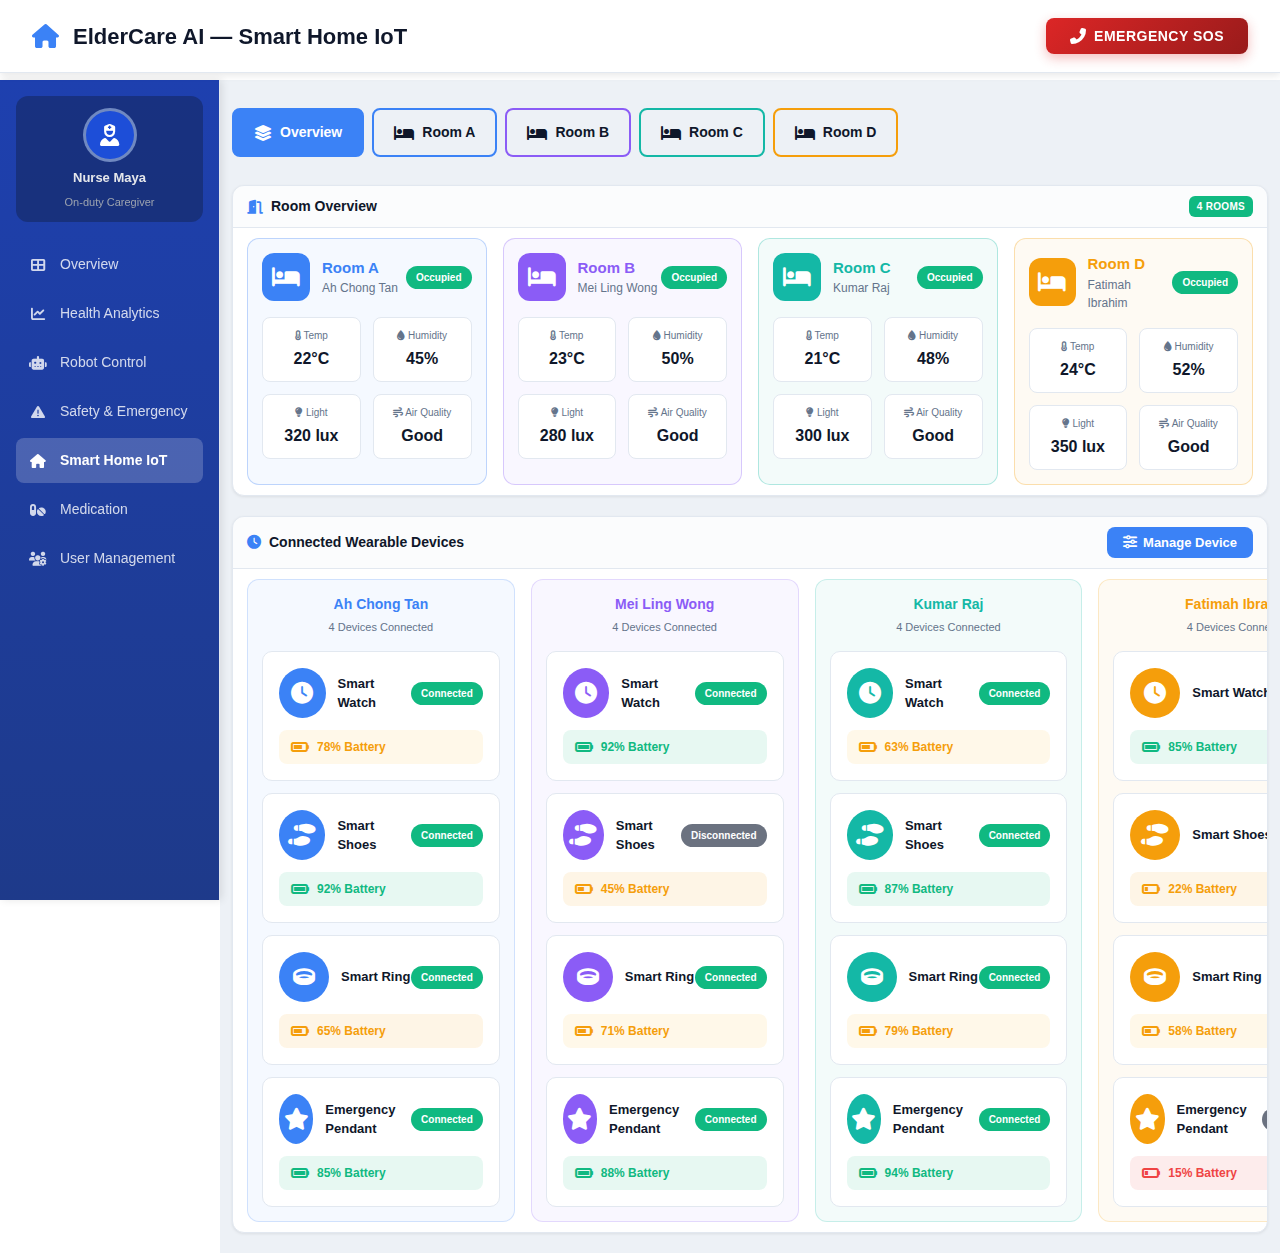
<file: latest_asg2/pages/smart-home.html>
<!DOCTYPE html>
<html lang="en">
<head>
    <meta charset="UTF-8">
    <meta name="viewport" content="width=device-width, initial-scale=1.0">
    <title>Smart Home IoT - ElderCare AI</title>
    <link rel="stylesheet" href="../css/styles.css">
    <link rel="stylesheet" href="https://cdnjs.cloudflare.com/ajax/libs/font-awesome/6.4.0/css/all.min.css">
    <style>
        /* Room Tabs */
        .room-tabs {
            display: flex;
            gap: 8px;
            margin-bottom: 20px;
            overflow-x: auto;
            padding-bottom: 8px;
        }

        .room-tab {
            padding: 12px 20px;
            background: rgba(255,255,255,0.03);
            border: 2px solid var(--border-color);
            border-radius: var(--radius-md);
            cursor: pointer;
            transition: all 0.2s ease;
            white-space: nowrap;
            display: flex;
            align-items: center;
            gap: 8px;
            font-weight: 600;
        }

        .room-tab:hover {
            background: rgba(255,255,255,0.05);
            border-color: var(--status-info);
        }

        .room-tab.active {
            background: var(--status-info);
            border-color: var(--status-info);
            color: white;
        }

        .room-tab i {
            font-size: 16px;
        }

        .room-content {
            display: none;
        }

        .room-content.active {
            display: block;
        }

        /* Environmental Stats */
        .env-stats {
            display: grid;
            grid-template-columns: repeat(auto-fit, minmax(150px, 1fr));
            gap: 6px;
            margin-bottom: 8px;
        }

        .env-stat {
            background: rgba(255,255,255,0.03);
            border: 1px solid var(--border-color);
            border-radius: var(--radius-lg);
            padding: 8px 10px;
            text-align: center;
        }

        .env-icon {
            font-size: 22px;
            margin-bottom: 2px;
        }

        .env-value {
            font-size: 20px;
            font-weight: 700;
            margin-bottom: 2px;
        }

        .env-label {
            font-size: 11px;
            color: var(--text-secondary);
            text-transform: uppercase;
        }

        .env-status {
            margin-top: 4px;
            font-size: 10px;
            padding: 3px 6px;
            border-radius: 4px;
            display: inline-block;
        }

        /* Device Controls */
        .room-devices {
            display: grid;
            grid-template-columns: repeat(auto-fill, minmax(280px, 1fr));
            gap: 16px;
            margin-bottom: 20px;
        }

        .device-card {
            background: var(--bg-card);
            border: 1px solid var(--border-color);
            border-radius: var(--radius-lg);
            padding: 20px;
            transition: all 0.2s ease;
        }

        .device-card:hover {
            border-color: var(--status-info);
            transform: translateY(-2px);
            box-shadow: var(--shadow-lg);
        }

        .device-header {
            display: flex;
            justify-content: space-between;
            align-items: flex-start;
            margin-bottom: 16px;
        }

        .device-icon {
            width: 50px;
            height: 50px;
            border-radius: 12px;
            display: flex;
            align-items: center;
            justify-content: center;
            font-size: 24px;
            background: rgba(59, 130, 246, 0.1);
            color: var(--status-info);
        }

        .device-card.active .device-icon {
            background: var(--status-info);
            color: white;
        }

        .device-info h4 {
            font-size: 16px;
            margin-bottom: 4px;
        }

        .device-status {
            font-size: 11px;
            color: var(--text-secondary);
        }

        .device-body {
            margin: 16px 0;
        }

        .device-metric {
            display: flex;
            justify-content: space-between;
            padding: 8px 0;
            border-bottom: 1px solid rgba(255,255,255,0.05);
        }

        .device-metric:last-child {
            border-bottom: none;
        }

        .slider-control {
            width: 100%;
            margin: 12px 0;
        }

        .slider-control input[type="range"] {
            width: 100%;
            height: 6px;
            border-radius: 3px;
            background: var(--bg-secondary);
            outline: none;
            -webkit-appearance: none;
            appearance: none;
        }

        .slider-control input[type="range"]::-webkit-slider-thumb {
            -webkit-appearance: none;
            appearance: none;
            width: 18px;
            height: 18px;
            border-radius: 50%;
            background: var(--status-info);
            cursor: pointer;
        }

        /* Room Overview Grid */
        .rooms-overview {
            display: grid;
            grid-template-columns: repeat(auto-fill, minmax(250px, 1fr));
            gap: 16px;
        }

        .room-overview-card {
            background: rgba(255,255,255,0.03);
            border: 1px solid var(--border-color);
            border-left: 4px solid;
            border-radius: var(--radius-lg);
            padding: 16px;
            cursor: pointer;
            transition: all 0.2s ease;
        }

        .room-overview-card:hover {
            background: rgba(255,255,255,0.05);
            transform: translateY(-2px);
        }

        .room-overview-header {
            display: flex;
            justify-content: space-between;
            align-items: center;
            margin-bottom: 12px;
        }

        .room-name {
            font-size: 16px;
            font-weight: 600;
        }

        .occupancy-badge {
            font-size: 10px;
            padding: 4px 8px;
            border-radius: 4px;
            text-transform: uppercase;
            font-weight: 600;
        }

        .occupancy-badge.occupied {
            background: rgba(16, 185, 129, 0.2);
            color: var(--status-normal);
        }

        .occupancy-badge.vacant {
            background: rgba(148, 163, 184, 0.2);
            color: var(--text-secondary);
        }

        .room-quick-stats {
            display: grid;
            grid-template-columns: 1fr 1fr;
            gap: 8px;
            font-size: 12px;
        }

        .quick-stat {
            display: flex;
            align-items: center;
            gap: 6px;
        }

        .quick-stat i {
            color: var(--status-info);
            width: 16px;
        }

        /* Preset Buttons */
        .preset-buttons {
            display: grid;
            grid-template-columns: repeat(auto-fit, minmax(110px, 1fr));
            gap: 6px;
            margin-bottom: 8px;
        }

        .preset-btn {
            padding: 12px;
            background: rgba(255,255,255,0.03);
            border: 1px solid var(--border-color);
            border-radius: var(--radius-md);
            cursor: pointer;
            transition: all 0.2s ease;
            text-align: center;
        }

        .preset-btn:hover {
            background: var(--status-info);
            border-color: var(--status-info);
        }

        .preset-btn i {
            font-size: 20px;
            display: block;
            margin-bottom: 6px;
        }

        .preset-btn span {
            font-size: 12px;
            font-weight: 600;
        }
    </style>
</head>
<body class="compact-page">
    <!-- Sticky Top Header -->
    <div class="sticky-top-header" id="stickyHeader">
        <div class="sticky-header-content">
            <div class="sticky-header-title">
                <i class="fas fa-home"></i>
                <h2>ElderCare AI &mdash; Smart Home IoT</h2>
            </div>
            <button class="btn-sos-header" onclick="triggerSOS()">
                <i class="fas fa-phone-alt"></i>
                <span>Emergency SOS</span>
            </button>
        </div>
    </div>

    <div class="dashboard-container">
        <!-- Sidebar -->
        <aside class="sidebar">
            <div class="caregiver-section">
                <div class="caregiver-avatar">
                    <i class="fas fa-user-nurse"></i>
                </div>
                <div class="caregiver-name">Nurse Maya</div>
                <div class="caregiver-role">On-duty Caregiver</div>
            </div>

            <nav class="nav-menu">
                <a href="../index.html" class="nav-item">
                    <i class="fas fa-th-large"></i> Overview
                </a>
                <a href="health-analytics.html" class="nav-item">
                    <i class="fas fa-chart-line"></i> Health Analytics
                </a>
                <a href="robot-control.html" class="nav-item">
                    <i class="fas fa-robot"></i> Robot Control
                </a>
                <a href="emergency.html" class="nav-item">
                    <i class="fas fa-exclamation-triangle"></i> Safety & Emergency
                </a>
                <a href="smart-home.html" class="nav-item active">
                    <i class="fas fa-home"></i> Smart Home IoT
                </a>
                <a href="medication.html" class="nav-item">
                    <i class="fas fa-pills"></i> Medication
                </a>
                <a href="user-management.html" class="nav-item">
                    <i class="fas fa-users-cog"></i> User Management
                </a>
            </nav>
        </aside>

        <!-- Main Content -->
        <main class="main-content">
            <header class="dashboard-header">
                <div class="header-title">
                    <!-- Page title removed - redundant with sticky header -->
                </div>
            </header>

            <!-- Room Tabs -->
            <div class="room-tabs">
                <div class="room-tab active" data-room="overview" onclick="switchRoom('overview')">
                    <i class="fas fa-layer-group"></i> Overview
                </div>
                <div class="room-tab" data-room="roomA" style="border-color: #3B82F6;" onclick="switchRoom('roomA')">
                    <i class="fas fa-bed"></i> Room A
                </div>
                <div class="room-tab" data-room="roomB" style="border-color: #8B5CF6;" onclick="switchRoom('roomB')">
                    <i class="fas fa-bed"></i> Room B
                </div>
                <div class="room-tab" data-room="roomC" style="border-color: #14B8A6;" onclick="switchRoom('roomC')">
                    <i class="fas fa-bed"></i> Room C
                </div>
                <div class="room-tab" data-room="roomD" style="border-color: #F59E0B;" onclick="switchRoom('roomD')">
                    <i class="fas fa-bed"></i> Room D
                </div>
            </div>

            <!-- Overview: Connected Wearable Devices -->
            <div class="room-content active" id="overview">
                <div class="card card-full">
                    <div class="card-header">
                        <h3><i class="fas fa-door-open"></i> Room Overview</h3>
                        <span class="card-badge robot-active">4 Rooms</span>
                    </div>
                    <div class="card-content">
                        <div style="display: grid; grid-template-columns: repeat(4, 1fr); gap: 16px;">

                            <!-- Room A -->
                            <div style="background: rgba(59, 130, 246, 0.05); border: 1px solid rgba(59, 130, 246, 0.3); border-radius: 12px; padding: 14px; cursor: pointer; transition: all 0.3s ease;" onclick="switchRoom('roomA')">
                                <div style="display: flex; align-items: center; justify-content: space-between; margin-bottom: 16px;">
                                    <div style="display: flex; align-items: center; gap: 12px;">
                                        <div style="width: 48px; height: 48px; background: #3B82F6; border-radius: 12px; display: flex; align-items: center; justify-content: center;">
                                            <i class="fas fa-bed" style="font-size: 22px; color: white;"></i>
                                        </div>
                                        <div>
                                            <div style="font-weight: 700; font-size: 15px; color: #3B82F6;">Room A</div>
                                            <div style="font-size: 12px; color: var(--text-secondary);">Ah Chong Tan</div>
                                        </div>
                                    </div>
                                    <span style="background: #10b981; color: white; padding: 4px 10px; border-radius: 12px; font-size: 10px; font-weight: 600;">Occupied</span>
                                </div>
                                <div style="display: grid; grid-template-columns: repeat(2, 1fr); gap: 12px;">
                                    <div style="background: white; border: 1px solid var(--border-color); border-radius: 8px; padding: 10px; text-align: center;">
                                        <div style="font-size: 10px; color: var(--text-secondary); margin-bottom: 4px;"><i class="fas fa-thermometer-half"></i> Temp</div>
                                        <div style="font-size: 16px; font-weight: 700; color: var(--text-primary);">22°C</div>
                                    </div>
                                    <div style="background: white; border: 1px solid var(--border-color); border-radius: 8px; padding: 10px; text-align: center;">
                                        <div style="font-size: 10px; color: var(--text-secondary); margin-bottom: 4px;"><i class="fas fa-tint"></i> Humidity</div>
                                        <div style="font-size: 16px; font-weight: 700; color: var(--text-primary);">45%</div>
                                    </div>
                                    <div style="background: white; border: 1px solid var(--border-color); border-radius: 8px; padding: 10px; text-align: center;">
                                        <div style="font-size: 10px; color: var(--text-secondary); margin-bottom: 4px;"><i class="fas fa-lightbulb"></i> Light</div>
                                        <div style="font-size: 16px; font-weight: 700; color: var(--text-primary);">320 lux</div>
                                    </div>
                                    <div style="background: white; border: 1px solid var(--border-color); border-radius: 8px; padding: 10px; text-align: center;">
                                        <div style="font-size: 10px; color: var(--text-secondary); margin-bottom: 4px;"><i class="fas fa-wind"></i> Air Quality</div>
                                        <div style="font-size: 16px; font-weight: 700; color: var(--text-primary);">Good</div>
                                    </div>
                                </div>
                            </div>

                            <!-- Room B -->
                            <div style="background: rgba(139, 92, 246, 0.05); border: 1px solid rgba(139, 92, 246, 0.3); border-radius: 12px; padding: 14px; cursor: pointer; transition: all 0.3s ease;" onclick="switchRoom('roomB')">
                                <div style="display: flex; align-items: center; justify-content: space-between; margin-bottom: 16px;">
                                    <div style="display: flex; align-items: center; gap: 12px;">
                                        <div style="width: 48px; height: 48px; background: #8B5CF6; border-radius: 12px; display: flex; align-items: center; justify-content: center;">
                                            <i class="fas fa-bed" style="font-size: 22px; color: white;"></i>
                                        </div>
                                        <div>
                                            <div style="font-weight: 700; font-size: 15px; color: #8B5CF6;">Room B</div>
                                            <div style="font-size: 12px; color: var(--text-secondary);">Mei Ling Wong</div>
                                        </div>
                                    </div>
                                    <span style="background: #10b981; color: white; padding: 4px 10px; border-radius: 12px; font-size: 10px; font-weight: 600;">Occupied</span>
                                </div>
                                <div style="display: grid; grid-template-columns: repeat(2, 1fr); gap: 12px;">
                                    <div style="background: white; border: 1px solid var(--border-color); border-radius: 8px; padding: 10px; text-align: center;">
                                        <div style="font-size: 10px; color: var(--text-secondary); margin-bottom: 4px;"><i class="fas fa-thermometer-half"></i> Temp</div>
                                        <div style="font-size: 16px; font-weight: 700; color: var(--text-primary);">23°C</div>
                                    </div>
                                    <div style="background: white; border: 1px solid var(--border-color); border-radius: 8px; padding: 10px; text-align: center;">
                                        <div style="font-size: 10px; color: var(--text-secondary); margin-bottom: 4px;"><i class="fas fa-tint"></i> Humidity</div>
                                        <div style="font-size: 16px; font-weight: 700; color: var(--text-primary);">50%</div>
                                    </div>
                                    <div style="background: white; border: 1px solid var(--border-color); border-radius: 8px; padding: 10px; text-align: center;">
                                        <div style="font-size: 10px; color: var(--text-secondary); margin-bottom: 4px;"><i class="fas fa-lightbulb"></i> Light</div>
                                        <div style="font-size: 16px; font-weight: 700; color: var(--text-primary);">280 lux</div>
                                    </div>
                                    <div style="background: white; border: 1px solid var(--border-color); border-radius: 8px; padding: 10px; text-align: center;">
                                        <div style="font-size: 10px; color: var(--text-secondary); margin-bottom: 4px;"><i class="fas fa-wind"></i> Air Quality</div>
                                        <div style="font-size: 16px; font-weight: 700; color: var(--text-primary);">Good</div>
                                    </div>
                                </div>
                            </div>

                            <!-- Room C -->
                            <div style="background: rgba(20, 184, 166, 0.05); border: 1px solid rgba(20, 184, 166, 0.3); border-radius: 12px; padding: 14px; cursor: pointer; transition: all 0.3s ease;" onclick="switchRoom('roomC')">
                                <div style="display: flex; align-items: center; justify-content: space-between; margin-bottom: 16px;">
                                    <div style="display: flex; align-items: center; gap: 12px;">
                                        <div style="width: 48px; height: 48px; background: #14B8A6; border-radius: 12px; display: flex; align-items: center; justify-content: center;">
                                            <i class="fas fa-bed" style="font-size: 22px; color: white;"></i>
                                        </div>
                                        <div>
                                            <div style="font-weight: 700; font-size: 15px; color: #14B8A6;">Room C</div>
                                            <div style="font-size: 12px; color: var(--text-secondary);">Kumar Raj</div>
                                        </div>
                                    </div>
                                    <span style="background: #10b981; color: white; padding: 4px 10px; border-radius: 12px; font-size: 10px; font-weight: 600;">Occupied</span>
                                </div>
                                <div style="display: grid; grid-template-columns: repeat(2, 1fr); gap: 12px;">
                                    <div style="background: white; border: 1px solid var(--border-color); border-radius: 8px; padding: 10px; text-align: center;">
                                        <div style="font-size: 10px; color: var(--text-secondary); margin-bottom: 4px;"><i class="fas fa-thermometer-half"></i> Temp</div>
                                        <div style="font-size: 16px; font-weight: 700; color: var(--text-primary);">21°C</div>
                                    </div>
                                    <div style="background: white; border: 1px solid var(--border-color); border-radius: 8px; padding: 10px; text-align: center;">
                                        <div style="font-size: 10px; color: var(--text-secondary); margin-bottom: 4px;"><i class="fas fa-tint"></i> Humidity</div>
                                        <div style="font-size: 16px; font-weight: 700; color: var(--text-primary);">48%</div>
                                    </div>
                                    <div style="background: white; border: 1px solid var(--border-color); border-radius: 8px; padding: 10px; text-align: center;">
                                        <div style="font-size: 10px; color: var(--text-secondary); margin-bottom: 4px;"><i class="fas fa-lightbulb"></i> Light</div>
                                        <div style="font-size: 16px; font-weight: 700; color: var(--text-primary);">300 lux</div>
                                    </div>
                                    <div style="background: white; border: 1px solid var(--border-color); border-radius: 8px; padding: 10px; text-align: center;">
                                        <div style="font-size: 10px; color: var(--text-secondary); margin-bottom: 4px;"><i class="fas fa-wind"></i> Air Quality</div>
                                        <div style="font-size: 16px; font-weight: 700; color: var(--text-primary);">Good</div>
                                    </div>
                                </div>
                            </div>

                            <!-- Room D -->
                            <div style="background: rgba(245, 158, 11, 0.05); border: 1px solid rgba(245, 158, 11, 0.3); border-radius: 12px; padding: 14px; cursor: pointer; transition: all 0.3s ease;" onclick="switchRoom('roomD')">
                                <div style="display: flex; align-items: center; justify-content: space-between; margin-bottom: 16px;">
                                    <div style="display: flex; align-items: center; gap: 12px;">
                                        <div style="width: 48px; height: 48px; background: #F59E0B; border-radius: 12px; display: flex; align-items: center; justify-content: center;">
                                            <i class="fas fa-bed" style="font-size: 22px; color: white;"></i>
                                        </div>
                                        <div>
                                            <div style="font-weight: 700; font-size: 15px; color: #F59E0B;">Room D</div>
                                            <div style="font-size: 12px; color: var(--text-secondary);">Fatimah Ibrahim</div>
                                        </div>
                                    </div>
                                    <span style="background: #10b981; color: white; padding: 4px 10px; border-radius: 12px; font-size: 10px; font-weight: 600;">Occupied</span>
                                </div>
                                <div style="display: grid; grid-template-columns: repeat(2, 1fr); gap: 12px;">
                                    <div style="background: white; border: 1px solid var(--border-color); border-radius: 8px; padding: 10px; text-align: center;">
                                        <div style="font-size: 10px; color: var(--text-secondary); margin-bottom: 4px;"><i class="fas fa-thermometer-half"></i> Temp</div>
                                        <div style="font-size: 16px; font-weight: 700; color: var(--text-primary);">24°C</div>
                                    </div>
                                    <div style="background: white; border: 1px solid var(--border-color); border-radius: 8px; padding: 10px; text-align: center;">
                                        <div style="font-size: 10px; color: var(--text-secondary); margin-bottom: 4px;"><i class="fas fa-tint"></i> Humidity</div>
                                        <div style="font-size: 16px; font-weight: 700; color: var(--text-primary);">52%</div>
                                    </div>
                                    <div style="background: white; border: 1px solid var(--border-color); border-radius: 8px; padding: 10px; text-align: center;">
                                        <div style="font-size: 10px; color: var(--text-secondary); margin-bottom: 4px;"><i class="fas fa-lightbulb"></i> Light</div>
                                        <div style="font-size: 16px; font-weight: 700; color: var(--text-primary);">350 lux</div>
                                    </div>
                                    <div style="background: white; border: 1px solid var(--border-color); border-radius: 8px; padding: 10px; text-align: center;">
                                        <div style="font-size: 10px; color: var(--text-secondary); margin-bottom: 4px;"><i class="fas fa-wind"></i> Air Quality</div>
                                        <div style="font-size: 16px; font-weight: 700; color: var(--text-primary);">Good</div>
                                    </div>
                                </div>
                            </div>

                        </div>
                    </div>
                </div>

                <div class="card card-full" style="margin-top: 20px;">
                    <div class="card-header">
                        <h3><i class="fas fa-clock"></i> Connected Wearable Devices</h3>
                        <button class="btn-secondary" onclick="manageDevices()" style="padding: 8px 16px; font-size: 13px; border-radius: 8px; background: #3B82F6; color: white; border: none; cursor: pointer; font-weight: 600; display: inline-flex; align-items: center; gap: 6px;">
                            <i class="fas fa-sliders-h" style="font-size: 14px; color: white !important; display: inline-block !important; visibility: visible !important; opacity: 1 !important; font-family: 'Font Awesome 6 Free' !important; font-weight: 900 !important;"></i>
                            <span>Manage Device</span>
                        </button>
                    </div>
                    <div class="card-content">
                        <div style="display: grid; grid-template-columns: repeat(4, 1fr); gap: 16px;">

                            <!-- Ah Chong Tan's Devices -->
                            <div style="background: rgba(59, 130, 246, 0.05); border: 1px solid rgba(59, 130, 246, 0.2); border-radius: 12px; padding: 14px;">
                                <div style="text-align: center; margin-bottom: 16px;">
                                    <div style="font-weight: 700; font-size: 14px; color: #3B82F6; margin-bottom: 4px;">Ah Chong Tan</div>
                                    <div style="font-size: 11px; color: var(--text-secondary);">4 Devices Connected</div>
                                </div>

                                <!-- Smart Watch -->
                                <div style="background: white; border: 1px solid var(--border-color); border-radius: 10px; padding: 16px; margin-bottom: 12px;">
                                    <div style="display: flex; align-items: center; justify-content: space-between; margin-bottom: 12px;">
                                        <div style="display: flex; align-items: center; gap: 12px;">
                                            <div style="width: 50px; height: 50px; background: #3B82F6; border-radius: 50%; display: flex; align-items: center; justify-content: center;">
                                                <i class="fas fa-clock" style="font-size: 22px; color: white;"></i>
                                            </div>
                                            <div>
                                                <div style="font-weight: 600; font-size: 13px; color: var(--text-primary);">Smart Watch</div>
                                            </div>
                                        </div>
                                        <span style="background: #10b981; color: white; padding: 4px 10px; border-radius: 12px; font-size: 10px; font-weight: 600;">Connected</span>
                                    </div>
                                    <div style="background: rgba(251, 191, 36, 0.1); border-radius: 8px; padding: 8px 12px; display: flex; align-items: center; gap: 8px;">
                                        <i class="fas fa-battery-three-quarters" style="color: #F59E0B; font-size: 16px;"></i>
                                        <span style="font-size: 12px; font-weight: 600; color: #F59E0B;">78% Battery</span>
                                    </div>
                                </div>

                                <!-- Smart Shoes -->
                                <div style="background: white; border: 1px solid var(--border-color); border-radius: 10px; padding: 16px; margin-bottom: 12px;">
                                    <div style="display: flex; align-items: center; justify-content: space-between; margin-bottom: 12px;">
                                        <div style="display: flex; align-items: center; gap: 12px;">
                                            <div style="width: 50px; height: 50px; background: #3B82F6; border-radius: 50%; display: flex; align-items: center; justify-content: center;">
                                                <i class="fas fa-shoe-prints" style="font-size: 22px; color: white;"></i>
                                            </div>
                                            <div>
                                                <div style="font-weight: 600; font-size: 13px; color: var(--text-primary);">Smart Shoes</div>
                                            </div>
                                        </div>
                                        <span style="background: #10b981; color: white; padding: 4px 10px; border-radius: 12px; font-size: 10px; font-weight: 600;">Connected</span>
                                    </div>
                                    <div style="background: rgba(16, 185, 129, 0.1); border-radius: 8px; padding: 8px 12px; display: flex; align-items: center; gap: 8px;">
                                        <i class="fas fa-battery-full" style="color: #10b981; font-size: 16px;"></i>
                                        <span style="font-size: 12px; font-weight: 600; color: #10b981;">92% Battery</span>
                                    </div>
                                </div>

                                <!-- Smart Ring -->
                                <div style="background: white; border: 1px solid var(--border-color); border-radius: 10px; padding: 16px; margin-bottom: 12px;">
                                    <div style="display: flex; align-items: center; justify-content: space-between; margin-bottom: 12px;">
                                        <div style="display: flex; align-items: center; gap: 12px;">
                                            <div style="width: 50px; height: 50px; background: #3B82F6; border-radius: 50%; display: flex; align-items: center; justify-content: center;">
                                                <i class="fas fa-ring" style="font-size: 22px; color: white;"></i>
                                            </div>
                                            <div>
                                                <div style="font-weight: 600; font-size: 13px; color: var(--text-primary);">Smart Ring</div>
                                            </div>
                                        </div>
                                        <span style="background: #10b981; color: white; padding: 4px 10px; border-radius: 12px; font-size: 10px; font-weight: 600;">Connected</span>
                                    </div>
                                    <div style="background: rgba(245, 158, 11, 0.1); border-radius: 8px; padding: 8px 12px; display: flex; align-items: center; gap: 8px;">
                                        <i class="fas fa-battery-three-quarters" style="color: #F59E0B; font-size: 16px;"></i>
                                        <span style="font-size: 12px; font-weight: 600; color: #F59E0B;">65% Battery</span>
                                    </div>
                                </div>

                                <!-- Emergency Pendant -->
                                <div style="background: white; border: 1px solid var(--border-color); border-radius: 10px; padding: 16px;">
                                    <div style="display: flex; align-items: center; justify-content: space-between; margin-bottom: 12px;">
                                        <div style="display: flex; align-items: center; gap: 12px;">
                                            <div style="width: 50px; height: 50px; background: #3B82F6; border-radius: 50%; display: flex; align-items: center; justify-content: center;">
                                                <i class="fas fa-star" style="font-size: 22px; color: white;"></i>
                                            </div>
                                            <div>
                                                <div style="font-weight: 600; font-size: 13px; color: var(--text-primary);">Emergency Pendant</div>
                                            </div>
                                        </div>
                                        <span style="background: #10b981; color: white; padding: 4px 10px; border-radius: 12px; font-size: 10px; font-weight: 600;">Connected</span>
                                    </div>
                                    <div style="background: rgba(16, 185, 129, 0.1); border-radius: 8px; padding: 8px 12px; display: flex; align-items: center; gap: 8px;">
                                        <i class="fas fa-battery-full" style="color: #10b981; font-size: 16px;"></i>
                                        <span style="font-size: 12px; font-weight: 600; color: #10b981;">85% Battery</span>
                                    </div>
                                </div>
                            </div>

                            <!-- Mei Ling Wong's Devices -->
                            <div style="background: rgba(139, 92, 246, 0.05); border: 1px solid rgba(139, 92, 246, 0.2); border-radius: 12px; padding: 14px;">
                                <div style="text-align: center; margin-bottom: 16px;">
                                    <div style="font-weight: 700; font-size: 14px; color: #8B5CF6; margin-bottom: 4px;">Mei Ling Wong</div>
                                    <div style="font-size: 11px; color: var(--text-secondary);">4 Devices Connected</div>
                                </div>

                                <!-- Smart Watch -->
                                <div style="background: white; border: 1px solid var(--border-color); border-radius: 10px; padding: 16px; margin-bottom: 12px;">
                                    <div style="display: flex; align-items: center; justify-content: space-between; margin-bottom: 12px;">
                                        <div style="display: flex; align-items: center; gap: 12px;">
                                            <div style="width: 50px; height: 50px; background: #8B5CF6; border-radius: 50%; display: flex; align-items: center; justify-content: center;">
                                                <i class="fas fa-clock" style="font-size: 22px; color: white;"></i>
                                            </div>
                                            <div>
                                                <div style="font-weight: 600; font-size: 13px; color: var(--text-primary);">Smart Watch</div>
                                            </div>
                                        </div>
                                        <span style="background: #10b981; color: white; padding: 4px 10px; border-radius: 12px; font-size: 10px; font-weight: 600;">Connected</span>
                                    </div>
                                    <div style="background: rgba(16, 185, 129, 0.1); border-radius: 8px; padding: 8px 12px; display: flex; align-items: center; gap: 8px;">
                                        <i class="fas fa-battery-full" style="color: #10b981; font-size: 16px;"></i>
                                        <span style="font-size: 12px; font-weight: 600; color: #10b981;">92% Battery</span>
                                    </div>
                                </div>

                                <!-- Smart Shoes -->
                                <div style="background: white; border: 1px solid var(--border-color); border-radius: 10px; padding: 16px; margin-bottom: 12px;">
                                    <div style="display: flex; align-items: center; justify-content: space-between; margin-bottom: 12px;">
                                        <div style="display: flex; align-items: center; gap: 12px;">
                                            <div style="width: 50px; height: 50px; background: #8B5CF6; border-radius: 50%; display: flex; align-items: center; justify-content: center;">
                                                <i class="fas fa-shoe-prints" style="font-size: 22px; color: white;"></i>
                                            </div>
                                            <div>
                                                <div style="font-weight: 600; font-size: 13px; color: var(--text-primary);">Smart Shoes</div>
                                            </div>
                                        </div>
                                        <span style="background: #6b7280; color: white; padding: 4px 10px; border-radius: 12px; font-size: 10px; font-weight: 600;">Disconnected</span>
                                    </div>
                                    <div style="background: rgba(245, 158, 11, 0.1); border-radius: 8px; padding: 8px 12px; display: flex; align-items: center; gap: 8px;">
                                        <i class="fas fa-battery-half" style="color: #F59E0B; font-size: 16px;"></i>
                                        <span style="font-size: 12px; font-weight: 600; color: #F59E0B;">45% Battery</span>
                                    </div>
                                </div>

                                <!-- Smart Ring -->
                                <div style="background: white; border: 1px solid var(--border-color); border-radius: 10px; padding: 16px; margin-bottom: 12px;">
                                    <div style="display: flex; align-items: center; justify-content: space-between; margin-bottom: 12px;">
                                        <div style="display: flex; align-items: center; gap: 12px;">
                                            <div style="width: 50px; height: 50px; background: #8B5CF6; border-radius: 50%; display: flex; align-items: center; justify-content: center;">
                                                <i class="fas fa-ring" style="font-size: 22px; color: white;"></i>
                                            </div>
                                            <div>
                                                <div style="font-weight: 600; font-size: 13px; color: var(--text-primary);">Smart Ring</div>
                                            </div>
                                        </div>
                                        <span style="background: #10b981; color: white; padding: 4px 10px; border-radius: 12px; font-size: 10px; font-weight: 600;">Connected</span>
                                    </div>
                                    <div style="background: rgba(251, 191, 36, 0.1); border-radius: 8px; padding: 8px 12px; display: flex; align-items: center; gap: 8px;">
                                        <i class="fas fa-battery-three-quarters" style="color: #F59E0B; font-size: 16px;"></i>
                                        <span style="font-size: 12px; font-weight: 600; color: #F59E0B;">71% Battery</span>
                                    </div>
                                </div>

                                <!-- Emergency Pendant -->
                                <div style="background: white; border: 1px solid var(--border-color); border-radius: 10px; padding: 16px;">
                                    <div style="display: flex; align-items: center; justify-content: space-between; margin-bottom: 12px;">
                                        <div style="display: flex; align-items: center; gap: 12px;">
                                            <div style="width: 50px; height: 50px; background: #8B5CF6; border-radius: 50%; display: flex; align-items: center; justify-content: center;">
                                                <i class="fas fa-star" style="font-size: 22px; color: white;"></i>
                                            </div>
                                            <div>
                                                <div style="font-weight: 600; font-size: 13px; color: var(--text-primary);">Emergency Pendant</div>
                                            </div>
                                        </div>
                                        <span style="background: #10b981; color: white; padding: 4px 10px; border-radius: 12px; font-size: 10px; font-weight: 600;">Connected</span>
                                    </div>
                                    <div style="background: rgba(16, 185, 129, 0.1); border-radius: 8px; padding: 8px 12px; display: flex; align-items: center; gap: 8px;">
                                        <i class="fas fa-battery-full" style="color: #10b981; font-size: 16px;"></i>
                                        <span style="font-size: 12px; font-weight: 600; color: #10b981;">88% Battery</span>
                                    </div>
                                </div>
                            </div>

                            <!-- Kumar Raj's Devices -->
                            <div style="background: rgba(20, 184, 166, 0.05); border: 1px solid rgba(20, 184, 166, 0.2); border-radius: 12px; padding: 14px;">
                                <div style="text-align: center; margin-bottom: 16px;">
                                    <div style="font-weight: 700; font-size: 14px; color: #14B8A6; margin-bottom: 4px;">Kumar Raj</div>
                                    <div style="font-size: 11px; color: var(--text-secondary);">4 Devices Connected</div>
                                </div>

                                <!-- Smart Watch -->
                                <div style="background: white; border: 1px solid var(--border-color); border-radius: 10px; padding: 16px; margin-bottom: 12px;">
                                    <div style="display: flex; align-items: center; justify-content: space-between; margin-bottom: 12px;">
                                        <div style="display: flex; align-items: center; gap: 12px;">
                                            <div style="width: 50px; height: 50px; background: #14B8A6; border-radius: 50%; display: flex; align-items: center; justify-content: center;">
                                                <i class="fas fa-clock" style="font-size: 22px; color: white;"></i>
                                            </div>
                                            <div>
                                                <div style="font-weight: 600; font-size: 13px; color: var(--text-primary);">Smart Watch</div>
                                            </div>
                                        </div>
                                        <span style="background: #10b981; color: white; padding: 4px 10px; border-radius: 12px; font-size: 10px; font-weight: 600;">Connected</span>
                                    </div>
                                    <div style="background: rgba(251, 191, 36, 0.1); border-radius: 8px; padding: 8px 12px; display: flex; align-items: center; gap: 8px;">
                                        <i class="fas fa-battery-three-quarters" style="color: #F59E0B; font-size: 16px;"></i>
                                        <span style="font-size: 12px; font-weight: 600; color: #F59E0B;">63% Battery</span>
                                    </div>
                                </div>

                                <!-- Smart Shoes -->
                                <div style="background: white; border: 1px solid var(--border-color); border-radius: 10px; padding: 16px; margin-bottom: 12px;">
                                    <div style="display: flex; align-items: center; justify-content: space-between; margin-bottom: 12px;">
                                        <div style="display: flex; align-items: center; gap: 12px;">
                                            <div style="width: 50px; height: 50px; background: #14B8A6; border-radius: 50%; display: flex; align-items: center; justify-content: center;">
                                                <i class="fas fa-shoe-prints" style="font-size: 22px; color: white;"></i>
                                            </div>
                                            <div>
                                                <div style="font-weight: 600; font-size: 13px; color: var(--text-primary);">Smart Shoes</div>
                                            </div>
                                        </div>
                                        <span style="background: #10b981; color: white; padding: 4px 10px; border-radius: 12px; font-size: 10px; font-weight: 600;">Connected</span>
                                    </div>
                                    <div style="background: rgba(16, 185, 129, 0.1); border-radius: 8px; padding: 8px 12px; display: flex; align-items: center; gap: 8px;">
                                        <i class="fas fa-battery-full" style="color: #10b981; font-size: 16px;"></i>
                                        <span style="font-size: 12px; font-weight: 600; color: #10b981;">87% Battery</span>
                                    </div>
                                </div>

                                <!-- Smart Ring -->
                                <div style="background: white; border: 1px solid var(--border-color); border-radius: 10px; padding: 16px; margin-bottom: 12px;">
                                    <div style="display: flex; align-items: center; justify-content: space-between; margin-bottom: 12px;">
                                        <div style="display: flex; align-items: center; gap: 12px;">
                                            <div style="width: 50px; height: 50px; background: #14B8A6; border-radius: 50%; display: flex; align-items: center; justify-content: center;">
                                                <i class="fas fa-ring" style="font-size: 22px; color: white;"></i>
                                            </div>
                                            <div>
                                                <div style="font-weight: 600; font-size: 13px; color: var(--text-primary);">Smart Ring</div>
                                            </div>
                                        </div>
                                        <span style="background: #10b981; color: white; padding: 4px 10px; border-radius: 12px; font-size: 10px; font-weight: 600;">Connected</span>
                                    </div>
                                    <div style="background: rgba(251, 191, 36, 0.1); border-radius: 8px; padding: 8px 12px; display: flex; align-items: center; gap: 8px;">
                                        <i class="fas fa-battery-three-quarters" style="color: #F59E0B; font-size: 16px;"></i>
                                        <span style="font-size: 12px; font-weight: 600; color: #F59E0B;">79% Battery</span>
                                    </div>
                                </div>

                                <!-- Emergency Pendant -->
                                <div style="background: white; border: 1px solid var(--border-color); border-radius: 10px; padding: 16px;">
                                    <div style="display: flex; align-items: center; justify-content: space-between; margin-bottom: 12px;">
                                        <div style="display: flex; align-items: center; gap: 12px;">
                                            <div style="width: 50px; height: 50px; background: #14B8A6; border-radius: 50%; display: flex; align-items: center; justify-content: center;">
                                                <i class="fas fa-star" style="font-size: 22px; color: white;"></i>
                                            </div>
                                            <div>
                                                <div style="font-weight: 600; font-size: 13px; color: var(--text-primary);">Emergency Pendant</div>
                                            </div>
                                        </div>
                                        <span style="background: #10b981; color: white; padding: 4px 10px; border-radius: 12px; font-size: 10px; font-weight: 600;">Connected</span>
                                    </div>
                                    <div style="background: rgba(16, 185, 129, 0.1); border-radius: 8px; padding: 8px 12px; display: flex; align-items: center; gap: 8px;">
                                        <i class="fas fa-battery-full" style="color: #10b981; font-size: 16px;"></i>
                                        <span style="font-size: 12px; font-weight: 600; color: #10b981;">94% Battery</span>
                                    </div>
                                </div>
                            </div>

                            <!-- Fatimah Ibrahim's Devices -->
                            <div style="background: rgba(245, 158, 11, 0.05); border: 1px solid rgba(245, 158, 11, 0.2); border-radius: 12px; padding: 14px;">
                                <div style="text-align: center; margin-bottom: 16px;">
                                    <div style="font-weight: 700; font-size: 14px; color: #F59E0B; margin-bottom: 4px;">Fatimah Ibrahim</div>
                                    <div style="font-size: 11px; color: var(--text-secondary);">4 Devices Connected</div>
                                </div>

                                <!-- Smart Watch -->
                                <div style="background: white; border: 1px solid var(--border-color); border-radius: 10px; padding: 16px; margin-bottom: 12px;">
                                    <div style="display: flex; align-items: center; justify-content: space-between; margin-bottom: 12px;">
                                        <div style="display: flex; align-items: center; gap: 12px;">
                                            <div style="width: 50px; height: 50px; background: #F59E0B; border-radius: 50%; display: flex; align-items: center; justify-content: center;">
                                                <i class="fas fa-clock" style="font-size: 22px; color: white;"></i>
                                            </div>
                                            <div>
                                                <div style="font-weight: 600; font-size: 13px; color: var(--text-primary);">Smart Watch</div>
                                            </div>
                                        </div>
                                        <span style="background: #10b981; color: white; padding: 4px 10px; border-radius: 12px; font-size: 10px; font-weight: 600;">Connected</span>
                                    </div>
                                    <div style="background: rgba(16, 185, 129, 0.1); border-radius: 8px; padding: 8px 12px; display: flex; align-items: center; gap: 8px;">
                                        <i class="fas fa-battery-full" style="color: #10b981; font-size: 16px;"></i>
                                        <span style="font-size: 12px; font-weight: 600; color: #10b981;">85% Battery</span>
                                    </div>
                                </div>

                                <!-- Smart Shoes -->
                                <div style="background: white; border: 1px solid var(--border-color); border-radius: 10px; padding: 16px; margin-bottom: 12px;">
                                    <div style="display: flex; align-items: center; justify-content: space-between; margin-bottom: 12px;">
                                        <div style="display: flex; align-items: center; gap: 12px;">
                                            <div style="width: 50px; height: 50px; background: #F59E0B; border-radius: 50%; display: flex; align-items: center; justify-content: center;">
                                                <i class="fas fa-shoe-prints" style="font-size: 22px; color: white;"></i>
                                            </div>
                                            <div>
                                                <div style="font-weight: 600; font-size: 13px; color: var(--text-primary);">Smart Shoes</div>
                                            </div>
                                        </div>
                                        <span style="background: #10b981; color: white; padding: 4px 10px; border-radius: 12px; font-size: 10px; font-weight: 600;">Connected</span>
                                    </div>
                                    <div style="background: rgba(245, 158, 11, 0.1); border-radius: 8px; padding: 8px 12px; display: flex; align-items: center; gap: 8px;">
                                        <i class="fas fa-battery-quarter" style="color: #F59E0B; font-size: 16px;"></i>
                                        <span style="font-size: 12px; font-weight: 600; color: #F59E0B;">22% Battery</span>
                                    </div>
                                </div>

                                <!-- Smart Ring -->
                                <div style="background: white; border: 1px solid var(--border-color); border-radius: 10px; padding: 16px; margin-bottom: 12px;">
                                    <div style="display: flex; align-items: center; justify-content: space-between; margin-bottom: 12px;">
                                        <div style="display: flex; align-items: center; gap: 12px;">
                                            <div style="width: 50px; height: 50px; background: #F59E0B; border-radius: 50%; display: flex; align-items: center; justify-content: center;">
                                                <i class="fas fa-ring" style="font-size: 22px; color: white;"></i>
                                            </div>
                                            <div>
                                                <div style="font-weight: 600; font-size: 13px; color: var(--text-primary);">Smart Ring</div>
                                            </div>
                                        </div>
                                        <span style="background: #10b981; color: white; padding: 4px 10px; border-radius: 12px; font-size: 10px; font-weight: 600;">Connected</span>
                                    </div>
                                    <div style="background: rgba(251, 191, 36, 0.1); border-radius: 8px; padding: 8px 12px; display: flex; align-items: center; gap: 8px;">
                                        <i class="fas fa-battery-half" style="color: #F59E0B; font-size: 16px;"></i>
                                        <span style="font-size: 12px; font-weight: 600; color: #F59E0B;">58% Battery</span>
                                    </div>
                                </div>

                                <!-- Emergency Pendant -->
                                <div style="background: white; border: 1px solid var(--border-color); border-radius: 10px; padding: 16px;">
                                    <div style="display: flex; align-items: center; justify-content: space-between; margin-bottom: 12px;">
                                        <div style="display: flex; align-items: center; gap: 12px;">
                                            <div style="width: 50px; height: 50px; background: #F59E0B; border-radius: 50%; display: flex; align-items: center; justify-content: center;">
                                                <i class="fas fa-star" style="font-size: 22px; color: white;"></i>
                                            </div>
                                            <div>
                                                <div style="font-weight: 600; font-size: 13px; color: var(--text-primary);">Emergency Pendant</div>
                                            </div>
                                        </div>
                                        <span style="background: #6b7280; color: white; padding: 4px 10px; border-radius: 12px; font-size: 10px; font-weight: 600;">Disconnected</span>
                                    </div>
                                    <div style="background: rgba(239, 68, 68, 0.1); border-radius: 8px; padding: 8px 12px; display: flex; align-items: center; gap: 8px;">
                                        <i class="fas fa-battery-quarter" style="color: #EF4444; font-size: 16px;"></i>
                                        <span style="font-size: 12px; font-weight: 600; color: #EF4444;">15% Battery</span>
                                    </div>
                                </div>
                            </div>

                        </div>
                    </div>
                </div>

                
            </div>
            <!-- Room A (Ah Chong's Room) -->
            <div class="room-content" id="roomA">
                <div class="card card-full">
                    <div class="card-header">
                        <h3><i class="fas fa-bed"></i> Room A - Ah Chong Tan</h3>
                        <span class="card-badge" style="background: #3B82F6;">Occupied</span>
                    </div>
                    <div class="card-content">
                        <!-- Environmental Stats -->
                        <div class="env-stats">
                            <div class="env-stat">
                                <div class="env-icon" style="color: #F59E0B;"><i class="fas fa-thermometer-half"></i></div>
                                <div class="env-value">22°C</div>
                                <div class="env-label">Temperature</div>
                                <div class="env-status status-normal">Optimal</div>
                            </div>
                            <div class="env-stat">
                                <div class="env-icon" style="color: #3B82F6;"><i class="fas fa-tint"></i></div>
                                <div class="env-value">45%</div>
                                <div class="env-label">Humidity</div>
                                <div class="env-status status-normal">Comfortable</div>
                            </div>
                            <div class="env-stat">
                                <div class="env-icon" style="color: #F59E0B;"><i class="fas fa-lightbulb"></i></div>
                                <div class="env-value">320 lux</div>
                                <div class="env-label">Light Level</div>
                                <div class="env-status status-normal">Good</div>
                            </div>
                            <div class="env-stat">
                                <div class="env-icon" style="color: #10B981;"><i class="fas fa-wind"></i></div>
                                <div class="env-value">Good</div>
                                <div class="env-label">Air Quality</div>
                                <div class="env-status status-normal">Excellent</div>
                            </div>
                        </div>

                        <!-- Quick Presets -->
                        <h4 style="font-size: 13px; margin: 12px 0 6px; text-transform: uppercase; color: var(--text-secondary);">
                            <i class="fas fa-magic"></i> Quick Presets
                        </h4>
                        <div class="preset-buttons">
                            <button class="preset-btn" onclick="applyPreset('roomA', 'sleep')">
                                <i class="fas fa-moon"></i>
                                <span>Sleep Mode</span>
                            </button>
                            <button class="preset-btn" onclick="applyPreset('roomA', 'wake')">
                                <i class="fas fa-sun"></i>
                                <span>Wake Up</span>
                            </button>
                            <button class="preset-btn" onclick="applyPreset('roomA', 'away')">
                                <i class="fas fa-door-open"></i>
                                <span>Away</span>
                            </button>
                            <button class="preset-btn" onclick="applyPreset('roomA', 'comfort')">
                                <i class="fas fa-chair"></i>
                                <span>Comfort</span>
                            </button>
                        </div>

                        <!-- Devices -->
                        <h4 style="font-size: 13px; margin: 12px 0 6px; text-transform: uppercase; color: var(--text-secondary);">
                            <i class="fas fa-plug"></i> Room Devices
                        </h4>
                        <div class="room-devices" id="roomADevices"></div>
                    </div>
                </div>
            </div>

            <!-- Similar structure for other rooms will be dynamically generated -->
            <div class="room-content" id="roomB"></div>
            <div class="room-content" id="roomC"></div>
            <div class="room-content" id="roomD"></div>
        </main>
    </div>

    <script src="../js/app.js"></script>
    <script>
        // Room Data
        const rooms = {
            roomA: {
                name: 'Room A',
                resident: 'Ah Chong Tan',
                color: '#3B82F6',
                occupied: true,
                environment: { temp: 22, humidity: 45, light: 320, airQuality: 'Good' },
                devices: [
                    { id: 'lights', name: 'Ceiling Lights', type: 'light', status: true, brightness: 75, icon: 'lightbulb' },
                    { id: 'ac', name: 'Air Conditioner', type: 'ac', status: true, temp: 22, mode: 'Cool', icon: 'snowflake' },
                    { id: 'camera', name: 'AI Camera', type: 'camera', status: true, recording: true, icon: 'video' },
                    { id: 'sensor', name: 'Smart Bed Sensor', type: 'sensor', status: true, lastMotion: '2 min ago', icon: 'bed' }
                ]
            },
            roomB: {
                name: 'Room B',
                resident: 'Mei Ling Wong',
                color: '#8B5CF6',
                occupied: false,
                environment: { temp: 24, humidity: 50, light: 0, airQuality: 'Good' },
                devices: [
                    { id: 'lights', name: 'Ceiling Lights', type: 'light', status: false, brightness: 0, icon: 'lightbulb' },
                    { id: 'ac', name: 'Air Conditioner', type: 'ac', status: false, temp: 24, mode: 'Off', icon: 'snowflake' },
                    { id: 'camera', name: 'AI Camera', type: 'camera', status: true, recording: true, icon: 'video' },
                    { id: 'sensor', name: 'Smart Bed Sensor', type: 'sensor', status: true, lastMotion: '45 min ago', icon: 'bed' }
                ]
            },
            roomC: {
                name: 'Room C',
                resident: 'Kumar Raj',
                color: '#14B8A6',
                occupied: true,
                environment: { temp: 23, humidity: 48, light: 450, airQuality: 'Excellent' },
                devices: [
                    { id: 'lights', name: 'Ceiling Lights', type: 'light', status: true, brightness: 90, icon: 'lightbulb' },
                    { id: 'ac', name: 'Air Conditioner', type: 'ac', status: true, temp: 23, mode: 'Auto', icon: 'snowflake' },
                    { id: 'camera', name: 'AI Camera', type: 'camera', status: true, recording: true, icon: 'video' },
                    { id: 'sensor', name: 'Smart Bed Sensor', type: 'sensor', status: true, lastMotion: '5 min ago', icon: 'bed' }
                ]
            },
            roomD: {
                name: 'Room D',
                resident: 'Fatimah Ibrahim',
                color: '#F59E0B',
                occupied: true,
                environment: { temp: 21, humidity: 42, light: 280, airQuality: 'Good' },
                devices: [
                    { id: 'lights', name: 'Ceiling Lights', type: 'light', status: true, brightness: 60, icon: 'lightbulb' },
                    { id: 'ac', name: 'Air Conditioner', type: 'ac', status: true, temp: 21, mode: 'Cool', icon: 'snowflake' },
                    { id: 'camera', name: 'AI Camera', type: 'camera', status: true, recording: true, icon: 'video' },
                    { id: 'sensor', name: 'Smart Bed Sensor', type: 'sensor', status: true, lastMotion: '1 min ago', icon: 'bed' }
                ]
            }
        };

        document.addEventListener('DOMContentLoaded', function() {
            renderResidentsList();
            renderAllRoomsOverview();
            renderAllRoomContents();
        });

        function renderResidentsList() {
            const container = document.getElementById('residentsList');
            if (!container || !window.elderlyData) return;

            const residents = loadElderlyList();
            container.innerHTML = residents.map(resident => `
                <div class="resident-card" style="border-left-color: ${resident.personal.color}">
                    <div class="resident-header">
                        <div class="resident-name">
                            <span class="status-indicator ${resident.vitals.heartRate.status}"></span>
                            ${resident.personal.fullName}
                        </div>
                    </div>
                    <div class="resident-info">
                        <span>Age: ${resident.personal.age}</span>
                        <span>HR: ${resident.vitals.heartRate.current} ${resident.vitals.heartRate.unit}</span>
                    </div>
                </div>
            `).join('');
        }

        function loadElderlyList() {
            const stored = localStorage.getItem('elderlyResidents');
            return stored ? JSON.parse(stored) : (window.elderlyData ? window.elderlyData.elderlyList : []);
        }

        function renderAllRoomsOverview() {
            const container = document.getElementById('roomsOverviewGrid');
            if (!container) return;

            container.innerHTML = Object.keys(rooms).map(roomId => {
                const room = rooms[roomId];
                return `
                    <div class="room-overview-card" style="border-left-color: ${room.color}" onclick="switchRoom('${roomId}')">
                        <div class="room-overview-header">
                            <div class="room-name">${room.name}</div>
                            <div class="occupancy-badge ${room.occupied ? 'occupied' : 'vacant'}">
                                ${room.occupied ? 'Occupied' : 'Vacant'}
                            </div>
                        </div>
                        ${room.resident ? `<div style="font-size: 12px; color: var(--text-secondary); margin-bottom: 12px;">${room.resident}</div>` : ''}
                        <div class="room-quick-stats">
                            <div class="quick-stat">
                                <i class="fas fa-thermometer-half"></i>
                                <span>${room.environment.temp}°C</span>
                            </div>
                            <div class="quick-stat">
                                <i class="fas fa-tint"></i>
                                <span>${room.environment.humidity}%</span>
                            </div>
                            <div class="quick-stat">
                                <i class="fas fa-lightbulb"></i>
                                <span>${room.environment.light} lux</span>
                            </div>
                            <div class="quick-stat">
                                <i class="fas fa-wind"></i>
                                <span>${room.environment.airQuality}</span>
                            </div>
                        </div>
                    </div>
                `;
            }).join('');
        }

        function renderAllRoomContents() {
            Object.keys(rooms).forEach(roomId => {
                if (roomId === 'roomA') return; // Already has HTML

                const room = rooms[roomId];
                const container = document.getElementById(roomId);
                if (!container) return;

                container.innerHTML = `
                    <div class="card card-full">
                        <div class="card-header">
                            <h3><i class="fas ${getRoomIcon(roomId)}"></i> ${room.name}${room.resident ? ' - ' + room.resident : ''}</h3>
                            <span class="card-badge" style="background: ${room.color};">${room.occupied ? 'Occupied' : 'Vacant'}</span>
                        </div>
                        <div class="card-content">
                            <!-- Environmental Stats -->
                            <div class="env-stats">
                                <div class="env-stat">
                                    <div class="env-icon" style="color: #F59E0B;"><i class="fas fa-thermometer-half"></i></div>
                                    <div class="env-value">${room.environment.temp}°C</div>
                                    <div class="env-label">Temperature</div>
                                    <div class="env-status status-normal">Optimal</div>
                                </div>
                                <div class="env-stat">
                                    <div class="env-icon" style="color: #3B82F6;"><i class="fas fa-tint"></i></div>
                                    <div class="env-value">${room.environment.humidity}%</div>
                                    <div class="env-label">Humidity</div>
                                    <div class="env-status status-normal">Comfortable</div>
                                </div>
                                <div class="env-stat">
                                    <div class="env-icon" style="color: #F59E0B;"><i class="fas fa-lightbulb"></i></div>
                                    <div class="env-value">${room.environment.light} lux</div>
                                    <div class="env-label">Light Level</div>
                                    <div class="env-status status-normal">Good</div>
                                </div>
                                <div class="env-stat">
                                    <div class="env-icon" style="color: #10B981;"><i class="fas fa-wind"></i></div>
                                    <div class="env-value">${room.environment.airQuality}</div>
                                    <div class="env-label">Air Quality</div>
                                    <div class="env-status status-normal">Excellent</div>
                                </div>
                            </div>

                            ${roomId.startsWith('room') ? `
                            <!-- Quick Presets -->
                            <h4 style="font-size: 13px; margin: 12px 0 6px; text-transform: uppercase; color: var(--text-secondary);">
                                <i class="fas fa-magic"></i> Quick Presets
                            </h4>
                            <div class="preset-buttons">
                                <button class="preset-btn" onclick="applyPreset('${roomId}', 'sleep')">
                                    <i class="fas fa-moon"></i>
                                    <span>Sleep Mode</span>
                                </button>
                                <button class="preset-btn" onclick="applyPreset('${roomId}', 'wake')">
                                    <i class="fas fa-sun"></i>
                                    <span>Wake Up</span>
                                </button>
                                <button class="preset-btn" onclick="applyPreset('${roomId}', 'away')">
                                    <i class="fas fa-door-open"></i>
                                    <span>Away</span>
                                </button>
                                <button class="preset-btn" onclick="applyPreset('${roomId}', 'comfort')">
                                    <i class="fas fa-chair"></i>
                                    <span>Comfort</span>
                                </button>
                            </div>
                            ` : ''}

                            <!-- Devices -->
                            <h4 style="font-size: 13px; margin: 12px 0 6px; text-transform: uppercase; color: var(--text-secondary);">
                                <i class="fas fa-plug"></i> Room Devices
                            </h4>
                            <div class="room-devices">${renderDevices(room.devices, roomId)}</div>
                        </div>
                    </div>
                `;
            });

            // Also render Room A devices
            document.getElementById('roomADevices').innerHTML = renderDevices(rooms.roomA.devices, 'roomA');
        }

        function renderDevices(devices, roomId) {
            return devices.map(device => `
                <div class="device-card ${device.status ? 'active' : ''}" id="${roomId}-${device.id}">
                    <div class="device-header">
                        <div class="device-icon">
                            <i class="fas fa-${device.icon}"></i>
                        </div>
                        <label class="switch">
                            <input type="checkbox" ${device.status ? 'checked' : ''} onchange="toggleDevice('${roomId}', '${device.id}')">
                            <span class="slider"></span>
                        </label>
                    </div>
                    <div class="device-info">
                        <h4>${device.name}</h4>
                        <div class="device-status">${device.status ? 'Active' : 'Inactive'}</div>
                    </div>
                    <div class="device-body">
                        ${device.type === 'light' ? `
                            <div class="slider-control">
                                <label style="font-size: 12px; color: var(--text-secondary); display: block; margin-bottom: 8px;">
                                    Brightness: <span id="${roomId}-${device.id}-brightness">${device.brightness}%</span>
                                </label>
                                <input type="range" min="0" max="100" value="${device.brightness}"
                                    oninput="updateBrightness('${roomId}', '${device.id}', this.value)">
                            </div>
                        ` : ''}
                        ${device.type === 'ac' ? `
                            <div class="slider-control">
                                <label style="font-size: 12px; color: var(--text-secondary); display: block; margin-bottom: 8px;">
                                    Temperature: <span id="${roomId}-${device.id}-temp">${device.temp}°C</span>
                                </label>
                                <input type="range" min="16" max="30" value="${device.temp}"
                                    oninput="updateTemperature('${roomId}', '${device.id}', this.value)">
                            </div>
                            <div class="device-metric">
                                <span>Mode</span>
                                <strong>${device.mode}</strong>
                            </div>
                        ` : ''}
                        ${device.recording !== undefined ? `
                            <div class="device-metric">
                                <span>Recording</span>
                                <strong style="color: ${device.recording ? 'var(--status-critical)' : 'var(--text-secondary)'}">${device.recording ? 'Live' : 'Off'}</strong>
                            </div>
                        ` : ''}
                        ${device.lastMotion ? `
                            <div class="device-metric">
                                <span>Last Motion</span>
                                <strong>${device.lastMotion}</strong>
                            </div>
                        ` : ''}
                        ${device.lastCheck ? `
                            <div class="device-metric">
                                <span>Status</span>
                                <strong style="color: var(--status-normal)">${device.lastCheck}</strong>
                            </div>
                        ` : ''}
                    </div>
                </div>
            `).join('');
        }

        function getRoomIcon(roomId) {
            const icons = {
                roomA: 'fa-bed', roomB: 'fa-bed', roomC: 'fa-bed', roomD: 'fa-bed',
                living: 'fa-couch', kitchen: 'fa-utensils', bathroom: 'fa-bath'
            };
            return icons[roomId] || 'fa-door-open';
        }

        function switchRoom(roomId) {
            // Update tabs
            document.querySelectorAll('.room-tab').forEach(tab => {
                if (tab.dataset.room === roomId) {
                    tab.classList.add('active');
                } else {
                    tab.classList.remove('active');
                }
            });

            // Update content sections
            document.querySelectorAll('.room-content').forEach(content => {
                if (content.id === roomId) {
                    content.classList.add('active');
                } else {
                    content.classList.remove('active');
                }
            });
        }

        function toggleDevice(roomId, deviceId) {
            const card = document.getElementById(`${roomId}-${deviceId}`);
            const checkbox = card.querySelector('input[type="checkbox"]');

            if (checkbox.checked) {
                card.classList.add('active');
            } else {
                card.classList.remove('active');
            }

            console.log(`${roomId} - ${deviceId}: ${checkbox.checked ? 'ON' : 'OFF'}`);
        }

        function updateBrightness(roomId, deviceId, value) {
            document.getElementById(`${roomId}-${deviceId}-brightness`).textContent = value + '%';
            rooms[roomId].devices.find(d => d.id === deviceId).brightness = parseInt(value);
        }

        function updateTemperature(roomId, deviceId, value) {
            document.getElementById(`${roomId}-${deviceId}-temp`).textContent = value + '°C';
            rooms[roomId].devices.find(d => d.id === deviceId).temp = parseInt(value);
            rooms[roomId].environment.temp = parseInt(value);
        }

        function applyPreset(roomId, preset) {
            const presets = {
                sleep: { temp: 21, brightness: 0, message: 'Sleep mode activated' },
                wake: { temp: 23, brightness: 80, message: 'Wake up mode activated' },
                away: { temp: 25, brightness: 0, message: 'Away mode activated' },
                comfort: { temp: 22, brightness: 75, message: 'Comfort mode activated' }
            };

            const config = presets[preset];
            if (config) {
                alert(`${rooms[roomId].name}: ${config.message}\n\nTemp: ${config.temp}°C\nLights: ${config.brightness}%`);
            }
        }

        // Manage Devices function
        function manageDevices() {
            alert('Manage Wearable Devices:\n\n• Add/Remove devices\n• Update device settings\n• View battery status\n• Sync device data\n• Configure alerts\n• View device history');
        }

        // Emergency SOS function
        function triggerSOS() {
            if (confirm('⚠️ EMERGENCY SOS ACTIVATED\n\nThis will:\n✓ Call Emergency Services (999)\n✓ Alert All Family Members\n✓ Activate All Cameras\n✓ Unlock All Doors\n✓ Send Location to Responders\n\nDo you want to proceed?')) {
                alert('🚨 EMERGENCY RESPONSE INITIATED\n\nEmergency services have been notified.\nFamily members are being alerted.\nAll safety protocols activated.');
            }
        }
    </script>
</body>
</html>
</file>
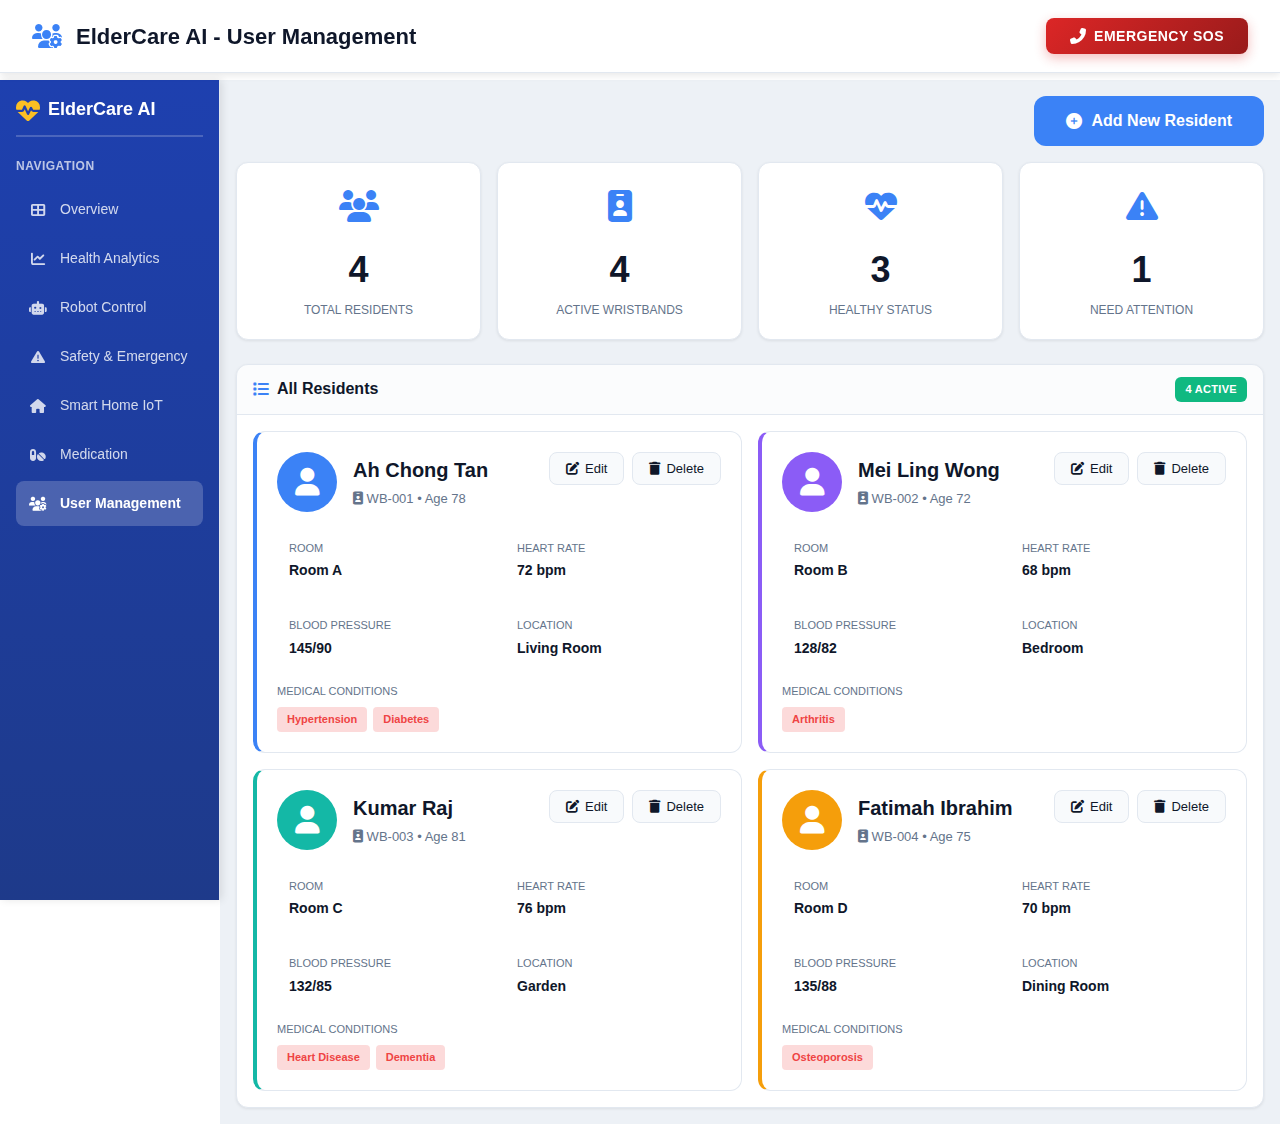
<file: latest_asg2/pages/user-management.html>
<!DOCTYPE html>
<html lang="en">
<head>
    <meta charset="UTF-8">
    <meta name="viewport" content="width=device-width, initial-scale=1.0">
    <title>User Management - ElderCare AI</title>
    <link rel="stylesheet" href="../css/styles.css">
    <link rel="stylesheet" href="https://cdnjs.cloudflare.com/ajax/libs/font-awesome/6.4.0/css/all.min.css">
    <style>
        #residentCardsContainer {
            display: grid;
            grid-template-columns: repeat(2, 1fr);
            gap: 16px;
        }

        .user-card {
            background: rgba(255,255,255,0.03);
            border: 1px solid var(--border-color);
            border-left: 4px solid;
            border-radius: var(--radius-lg);
            padding: 20px;
            margin-bottom: 0;
            transition: all 0.2s ease;
        }

        .user-card:hover {
            transform: translateY(-2px);
            box-shadow: var(--shadow-lg);
            border-color: var(--status-info);
        }

        .user-card-header {
            display: flex;
            justify-content: space-between;
            align-items: flex-start;
            margin-bottom: 16px;
        }

        .user-avatar {
            width: 60px;
            height: 60px;
            border-radius: 50%;
            display: flex;
            align-items: center;
            justify-content: center;
            font-size: 28px;
            color: white;
            margin-right: 16px;
        }

        .user-info-grid {
            display: grid;
            grid-template-columns: repeat(auto-fit, minmax(150px, 1fr));
            gap: 12px;
            margin-top: 12px;
        }

        .info-item {
            background: rgba(255,255,255,0.03);
            padding: 12px;
            border-radius: var(--radius-md);
        }

        .info-label {
            font-size: 11px;
            color: var(--text-secondary);
            text-transform: uppercase;
            margin-bottom: 4px;
        }

        .info-value {
            font-weight: 600;
            font-size: 14px;
        }

        .action-buttons {
            display: flex;
            gap: 8px;
        }

        .btn-action {
            padding: 8px 16px;
            border-radius: var(--radius-md);
            border: 1px solid var(--border-color);
            background: var(--bg-secondary);
            color: var(--text-primary);
            cursor: pointer;
            transition: all 0.2s ease;
            font-size: 13px;
            display: flex;
            align-items: center;
            gap: 6px;
        }

        .btn-action:hover {
            background: var(--status-info);
            border-color: var(--status-info);
        }

        .btn-action.delete:hover {
            background: var(--status-critical);
            border-color: var(--status-critical);
        }

        /* Modal Styles */
        .modal {
            display: none;
            position: fixed;
            top: 0;
            left: 0;
            right: 0;
            bottom: 0;
            background: rgba(0,0,0,0.8);
            z-index: 1000;
            align-items: center;
            justify-content: center;
        }

        .modal.active {
            display: flex;
        }

        .modal-content {
            background: var(--bg-secondary);
            border: 1px solid var(--border-color);
            border-radius: var(--radius-lg);
            padding: 30px;
            max-width: 700px;
            width: 90%;
            max-height: 90vh;
            overflow-y: auto;
            box-shadow: var(--shadow-lg);
        }

        .modal-header {
            display: flex;
            justify-content: space-between;
            align-items: center;
            margin-bottom: 24px;
            padding-bottom: 16px;
            border-bottom: 1px solid var(--border-color);
        }

        .modal-header h2 {
            font-size: 24px;
            margin: 0;
        }

        .btn-close {
            background: transparent;
            border: none;
            color: var(--text-secondary);
            font-size: 24px;
            cursor: pointer;
            padding: 0;
            width: 32px;
            height: 32px;
            display: flex;
            align-items: center;
            justify-content: center;
            border-radius: 50%;
            transition: all 0.2s ease;
        }

        .btn-close:hover {
            background: var(--bg-card-hover);
            color: var(--text-primary);
        }

        .form-grid {
            display: grid;
            grid-template-columns: repeat(2, 1fr);
            gap: 16px;
            margin-bottom: 20px;
        }

        .form-group {
            margin-bottom: 16px;
        }

        .form-group.full-width {
            grid-column: 1 / -1;
        }

        .form-group label {
            display: block;
            font-size: 12px;
            font-weight: 600;
            color: var(--text-secondary);
            margin-bottom: 6px;
            text-transform: uppercase;
        }

        .form-group input,
        .form-group select,
        .form-group textarea {
            width: 100%;
            background: var(--bg-primary);
            border: 1px solid var(--border-color);
            color: var(--text-primary);
            padding: 10px 12px;
            border-radius: var(--radius-md);
            font-size: 14px;
            font-family: inherit;
        }

        .form-group textarea {
            resize: vertical;
            min-height: 80px;
        }

        .form-group input:focus,
        .form-group select:focus,
        .form-group textarea:focus {
            outline: none;
            border-color: var(--status-info);
        }

        .color-picker-grid {
            display: grid;
            grid-template-columns: repeat(8, 1fr);
            gap: 8px;
        }

        .color-option {
            width: 40px;
            height: 40px;
            border-radius: 50%;
            cursor: pointer;
            border: 3px solid transparent;
            transition: all 0.2s ease;
        }

        .color-option:hover {
            transform: scale(1.1);
        }

        .color-option.selected {
            border-color: white;
            box-shadow: 0 0 0 2px var(--bg-secondary), 0 0 0 4px var(--status-info);
        }

        .wristband-preview {
            background: rgba(255,255,255,0.03);
            border-radius: var(--radius-md);
            padding: 16px;
            text-align: center;
            margin-bottom: 16px;
        }

        .wristband-id {
            font-size: 32px;
            font-weight: 700;
            font-family: 'Courier New', monospace;
            color: var(--status-info);
            margin-top: 8px;
        }

        .btn-submit {
            width: 100%;
            padding: 14px;
            background: var(--status-info);
            color: white;
            border: none;
            border-radius: var(--radius-md);
            font-size: 16px;
            font-weight: 600;
            cursor: pointer;
            transition: all 0.2s ease;
        }

        .btn-submit:hover {
            background: #2563eb;
            transform: translateY(-2px);
        }

        .btn-add-large {
            background: var(--status-info);
            color: white;
            border: none;
            padding: 16px 32px;
            border-radius: var(--radius-lg);
            font-size: 16px;
            font-weight: 600;
            cursor: pointer;
            transition: all 0.2s ease;
            display: flex;
            align-items: center;
            gap: 10px;
        }

        .btn-add-large:hover {
            background: #2563eb;
            transform: translateY(-2px);
            box-shadow: var(--shadow-lg);
        }

        .stats-grid {
            display: grid;
            grid-template-columns: repeat(auto-fit, minmax(200px, 1fr));
            gap: 16px;
            margin-bottom: 24px;
        }

        .stat-card {
            background: #ffffff;
            border: 1px solid #e2e8f0;
            border-radius: var(--radius-lg);
            padding: 20px;
            text-align: center;
            box-shadow: 0 1px 3px rgba(0, 0, 0, 0.08);
        }

        .stat-icon {
            font-size: 32px;
            margin-bottom: 12px;
            color: var(--status-info);
        }

        .stat-value {
            font-size: 36px;
            font-weight: 700;
            margin-bottom: 4px;
        }

        .stat-label {
            font-size: 12px;
            color: var(--text-secondary);
            text-transform: uppercase;
        }

        .conditions-tags {
            display: flex;
            flex-wrap: wrap;
            gap: 6px;
            margin-top: 8px;
        }

        .condition-tag {
            background: rgba(239, 68, 68, 0.2);
            color: var(--status-critical);
            padding: 4px 10px;
            border-radius: var(--radius-sm);
            font-size: 11px;
            font-weight: 600;
        }
    </style>
</head>
<body>
    <!-- Sticky Top Header -->
    <div class="sticky-top-header" id="stickyHeader">
        <div class="sticky-header-content">
            <div class="sticky-header-title">
                <i class="fas fa-users-cog"></i>
                <h2>ElderCare AI - User Management</h2>
            </div>
            <button class="btn-sos-header" onclick="triggerSOS()">
                <i class="fas fa-phone-alt"></i>
                <span>Emergency SOS</span>
            </button>
        </div>
    </div>

    <div class="dashboard-container">
        <!-- Sidebar -->
        <aside class="sidebar">
            <div class="logo-section">
                <h2><i class="fas fa-heartbeat"></i> ElderCare AI</h2>
            </div>

            <nav class="nav-menu">
                <h3>Navigation</h3>
                <a href="../index.html" class="nav-item">
                    <i class="fas fa-th-large"></i> Overview
                </a>
                <a href="health-analytics.html" class="nav-item">
                    <i class="fas fa-chart-line"></i> Health Analytics
                </a>
                <a href="robot-control.html" class="nav-item">
                    <i class="fas fa-robot"></i> Robot Control
                </a>
                <a href="emergency.html" class="nav-item">
                    <i class="fas fa-exclamation-triangle"></i> Safety & Emergency
                </a>
                <a href="smart-home.html" class="nav-item">
                    <i class="fas fa-home"></i> Smart Home IoT
                </a>
                <a href="medication.html" class="nav-item">
                    <i class="fas fa-pills"></i> Medication
                </a>
                <a href="user-management.html" class="nav-item active">
                    <i class="fas fa-users-cog"></i> User Management
                </a>
            </nav>
        </aside>

        <!-- Main Content -->
        <main class="main-content">
            <header class="dashboard-header">
                <div class="header-title">
                    <h1><i class="fas fa-users-cog"></i> User Management</h1>
                </div>
                <button class="btn-add-large" onclick="openAddModal()">
                    <i class="fas fa-plus-circle"></i> Add New Resident
                </button>
            </header>

            <!-- Statistics -->
            <div class="stats-grid">
                <div class="stat-card">
                    <div class="stat-icon"><i class="fas fa-users"></i></div>
                    <div class="stat-value" id="totalResidents">4</div>
                    <div class="stat-label">Total Residents</div>
                </div>
                <div class="stat-card">
                    <div class="stat-icon"><i class="fas fa-id-badge"></i></div>
                    <div class="stat-value" id="activeWristbands">4</div>
                    <div class="stat-label">Active Wristbands</div>
                </div>
                <div class="stat-card">
                    <div class="stat-icon"><i class="fas fa-heartbeat"></i></div>
                    <div class="stat-value" id="healthyCount">3</div>
                    <div class="stat-label">Healthy Status</div>
                </div>
                <div class="stat-card">
                    <div class="stat-icon"><i class="fas fa-exclamation-triangle"></i></div>
                    <div class="stat-value" id="warningCount">1</div>
                    <div class="stat-label">Need Attention</div>
                </div>
            </div>

            <!-- Residents List -->
            <div class="dashboard-grid">
                <div class="card card-full">
                    <div class="card-header">
                        <h3><i class="fas fa-list"></i> All Residents</h3>
                        <span class="card-badge robot-active"><span id="residentListCount">4</span> Active</span>
                    </div>
                    <div class="card-content">
                        <div id="residentCardsContainer">
                            <!-- Populated by JavaScript -->
                        </div>
                    </div>
                </div>
            </div>
        </main>
    </div>

    <!-- Add/Edit Modal -->
    <div class="modal" id="residentModal">
        <div class="modal-content">
            <div class="modal-header">
                <h2 id="modalTitle">Add New Resident</h2>
                <button class="btn-close" onclick="closeModal()">
                    <i class="fas fa-times"></i>
                </button>
            </div>

            <form id="residentForm" onsubmit="saveResident(event)">
                <!-- Wristband Preview -->
                <div class="wristband-preview">
                    <div style="font-size: 12px; color: var(--text-secondary); margin-bottom: 4px;">WRISTBAND ID</div>
                    <div class="wristband-id" id="wristbandPreview">WB-001</div>
                    <div style="font-size: 11px; color: var(--text-secondary); margin-top: 8px;">
                        <i class="fas fa-info-circle"></i> Auto-generated unique identifier
                    </div>
                </div>

                <!-- Personal Information -->
                <h3 style="font-size: 14px; margin-bottom: 12px; text-transform: uppercase; color: var(--text-secondary);">
                    <i class="fas fa-user"></i> Personal Information
                </h3>
                <div class="form-grid">
                    <div class="form-group">
                        <label>First Name *</label>
                        <input type="text" id="firstName" required placeholder="e.g., Ah Chong">
                    </div>
                    <div class="form-group">
                        <label>Last Name *</label>
                        <input type="text" id="lastName" required placeholder="e.g., Tan">
                    </div>
                    <div class="form-group">
                        <label>Age *</label>
                        <input type="number" id="age" required min="50" max="120" placeholder="e.g., 78">
                    </div>
                    <div class="form-group">
                        <label>Room Assignment</label>
                        <input type="text" id="room" placeholder="e.g., Room A">
                    </div>
                    <div class="form-group full-width">
                        <label>Medical Conditions (comma-separated)</label>
                        <textarea id="conditions" placeholder="e.g., Hypertension, Diabetes"></textarea>
                    </div>
                </div>

                <!-- Color Selection -->
                <h3 style="font-size: 14px; margin: 20px 0 12px; text-transform: uppercase; color: var(--text-secondary);">
                    <i class="fas fa-palette"></i> Display Color (for visual identification)
                </h3>
                <div class="color-picker-grid">
                    <div class="color-option selected" style="background: #3B82F6;" onclick="selectColor('#3B82F6', this)"></div>
                    <div class="color-option" style="background: #8B5CF6;" onclick="selectColor('#8B5CF6', this)"></div>
                    <div class="color-option" style="background: #14B8A6;" onclick="selectColor('#14B8A6', this)"></div>
                    <div class="color-option" style="background: #F59E0B;" onclick="selectColor('#F59E0B', this)"></div>
                    <div class="color-option" style="background: #EF4444;" onclick="selectColor('#EF4444', this)"></div>
                    <div class="color-option" style="background: #10B981;" onclick="selectColor('#10B981', this)"></div>
                    <div class="color-option" style="background: #6366F1;" onclick="selectColor('#6366F1', this)"></div>
                    <div class="color-option" style="background: #EC4899;" onclick="selectColor('#EC4899', this)"></div>
                    <div class="color-option" style="background: #06B6D4;" onclick="selectColor('#06B6D4', this)"></div>
                    <div class="color-option" style="background: #84CC16;" onclick="selectColor('#84CC16', this)"></div>
                    <div class="color-option" style="background: #F97316;" onclick="selectColor('#F97316', this)"></div>
                    <div class="color-option" style="background: #A855F7;" onclick="selectColor('#A855F7', this)"></div>
                </div>

                <input type="hidden" id="selectedColor" value="#3B82F6">
                <input type="hidden" id="residentId" value="">

                <button type="submit" class="btn-submit">
                    <i class="fas fa-save"></i> Save Resident
                </button>
            </form>
        </div>
    </div>

    <script src="../js/app.js"></script>
    <script>
        let editingResidentId = null;

        document.addEventListener('DOMContentLoaded', function() {
            loadResidents();
            updateStatistics();
        });

        function loadResidents() {
            // Load from localStorage if available, otherwise use default data
            let residents = JSON.parse(localStorage.getItem('elderlyResidents'));

            if (!residents) {
                // Use default data from app.js
                residents = window.elderlyData ? window.elderlyData.elderlyList : [];
                localStorage.setItem('elderlyResidents', JSON.stringify(residents));
            }

            renderResidentsList(residents);
            renderResidentCards(residents);
            updateStatistics();
        }

        function renderResidentsList(residents) {
            const container = document.getElementById('residentsList');
            const countElement = document.getElementById('residentCount');

            if (container) {
                container.innerHTML = residents.map(resident => `
                    <div class="resident-card" style="border-left-color: ${resident.personal.color}">
                        <div class="resident-header">
                            <div class="resident-name">
                                <span class="status-indicator ${resident.vitals.heartRate.status}"></span>
                                ${resident.personal.fullName}
                            </div>
                        </div>
                        <div class="resident-info">
                            <span>Age: ${resident.personal.age}</span>
                            <span>${resident.personal.wristbandId}</span>
                        </div>
                    </div>
                `).join('');
            }

            if (countElement) {
                countElement.textContent = residents.length;
            }
        }

        function renderResidentCards(residents) {
            const container = document.getElementById('residentCardsContainer');
            const countElement = document.getElementById('residentListCount');

            if (!container) return;

            container.innerHTML = residents.map(resident => `
                <div class="user-card" style="border-left-color: ${resident.personal.color}">
                    <div class="user-card-header">
                        <div style="display: flex; align-items: center; flex: 1;">
                            <div class="user-avatar" style="background: ${resident.personal.color}">
                                <i class="fas fa-user"></i>
                            </div>
                            <div>
                                <h3 style="font-size: 20px; margin-bottom: 4px;">${resident.personal.fullName}</h3>
                                <div style="font-size: 13px; color: var(--text-secondary);">
                                    <i class="fas fa-id-badge"></i> ${resident.personal.wristbandId} • Age ${resident.personal.age}
                                </div>
                            </div>
                        </div>
                        <div class="action-buttons">
                            <button class="btn-action" onclick="editResident(${resident.id})">
                                <i class="fas fa-edit"></i> Edit
                            </button>
                            <button class="btn-action delete" onclick="deleteResident(${resident.id})">
                                <i class="fas fa-trash"></i> Delete
                            </button>
                        </div>
                    </div>

                    <div class="user-info-grid">
                        <div class="info-item">
                            <div class="info-label">Room</div>
                            <div class="info-value">${resident.personal.room}</div>
                        </div>
                        <div class="info-item">
                            <div class="info-label">Heart Rate</div>
                            <div class="info-value">${resident.vitals.heartRate.current} bpm</div>
                        </div>
                        <div class="info-item">
                            <div class="info-label">Blood Pressure</div>
                            <div class="info-value">${resident.vitals.bloodPressure.systolic}/${resident.vitals.bloodPressure.diastolic}</div>
                        </div>
                        <div class="info-item">
                            <div class="info-label">Location</div>
                            <div class="info-value">${resident.activity.location}</div>
                        </div>
                    </div>

                    ${resident.personal.conditions && resident.personal.conditions.length > 0 ? `
                        <div style="margin-top: 12px;">
                            <div style="font-size: 11px; color: var(--text-secondary); margin-bottom: 6px; text-transform: uppercase;">Medical Conditions</div>
                            <div class="conditions-tags">
                                ${resident.personal.conditions.map(cond => `
                                    <span class="condition-tag">${cond}</span>
                                `).join('')}
                            </div>
                        </div>
                    ` : ''}
                </div>
            `).join('');

            if (countElement) {
                countElement.textContent = residents.length;
            }
        }

        function updateStatistics() {
            const residents = JSON.parse(localStorage.getItem('elderlyResidents')) || [];

            document.getElementById('totalResidents').textContent = residents.length;
            document.getElementById('activeWristbands').textContent = residents.length;

            const healthyCount = residents.filter(r => r.vitals.heartRate.status === 'normal' && r.vitals.bloodPressure.status === 'normal').length;
            const warningCount = residents.length - healthyCount;

            document.getElementById('healthyCount').textContent = healthyCount;
            document.getElementById('warningCount').textContent = warningCount;
        }

        function openAddModal() {
            editingResidentId = null;
            document.getElementById('modalTitle').textContent = 'Add New Resident';
            document.getElementById('residentForm').reset();

            // Generate new wristband ID
            const residents = JSON.parse(localStorage.getItem('elderlyResidents')) || [];
            const newId = String(residents.length + 1).padStart(3, '0');
            document.getElementById('wristbandPreview').textContent = `WB-${newId}`;

            // Reset color selection
            document.querySelectorAll('.color-option').forEach(el => el.classList.remove('selected'));
            document.querySelector('.color-option').classList.add('selected');
            document.getElementById('selectedColor').value = '#3B82F6';

            document.getElementById('residentModal').classList.add('active');
        }

        function editResident(id) {
            const residents = JSON.parse(localStorage.getItem('elderlyResidents')) || [];
            const resident = residents.find(r => r.id === id);

            if (!resident) return;

            editingResidentId = id;
            document.getElementById('modalTitle').textContent = 'Edit Resident';

            // Fill form with existing data
            const nameParts = resident.personal.fullName.split(' ');
            document.getElementById('firstName').value = nameParts[0];
            document.getElementById('lastName').value = nameParts.slice(1).join(' ');
            document.getElementById('age').value = resident.personal.age;
            document.getElementById('room').value = resident.personal.room;
            document.getElementById('conditions').value = resident.personal.conditions.join(', ');
            document.getElementById('wristbandPreview').textContent = resident.personal.wristbandId;
            document.getElementById('selectedColor').value = resident.personal.color;
            document.getElementById('residentId').value = id;

            // Set color selection
            document.querySelectorAll('.color-option').forEach(el => {
                if (el.style.background === 'rgb(' + parseInt(resident.personal.color.slice(1,3), 16) + ', ' +
                    parseInt(resident.personal.color.slice(3,5), 16) + ', ' +
                    parseInt(resident.personal.color.slice(5,7), 16) + ')') {
                    el.classList.add('selected');
                } else {
                    el.classList.remove('selected');
                }
            });

            document.getElementById('residentModal').classList.add('active');
        }

        function deleteResident(id) {
            if (!confirm('Are you sure you want to remove this resident?\n\nThis will delete all associated data including:\n• Health records\n• Medication schedules\n• Activity history\n\nThis action cannot be undone.')) {
                return;
            }

            let residents = JSON.parse(localStorage.getItem('elderlyResidents')) || [];
            residents = residents.filter(r => r.id !== id);

            localStorage.setItem('elderlyResidents', JSON.stringify(residents));

            loadResidents();
            alert('Resident removed successfully');
        }

        function closeModal() {
            document.getElementById('residentModal').classList.remove('active');
            editingResidentId = null;
        }

        function selectColor(color, element) {
            document.querySelectorAll('.color-option').forEach(el => el.classList.remove('selected'));
            element.classList.add('selected');
            document.getElementById('selectedColor').value = color;
        }

        function saveResident(event) {
            event.preventDefault();

            const firstName = document.getElementById('firstName').value.trim();
            const lastName = document.getElementById('lastName').value.trim();
            const age = parseInt(document.getElementById('age').value);
            const room = document.getElementById('room').value.trim() || 'Unassigned';
            const conditions = document.getElementById('conditions').value.split(',').map(c => c.trim()).filter(c => c);
            const color = document.getElementById('selectedColor').value;
            const wristbandId = document.getElementById('wristbandPreview').textContent;

            let residents = JSON.parse(localStorage.getItem('elderlyResidents')) || [];

            if (editingResidentId) {
                // Edit existing
                const index = residents.findIndex(r => r.id === editingResidentId);
                if (index !== -1) {
                    residents[index].personal.name = firstName;
                    residents[index].personal.fullName = `${firstName} ${lastName}`;
                    residents[index].personal.age = age;
                    residents[index].personal.room = room;
                    residents[index].personal.color = color;
                    residents[index].personal.conditions = conditions;
                }
            } else {
                // Add new
                const newId = residents.length > 0 ? Math.max(...residents.map(r => r.id)) + 1 : 1;
                const newResident = {
                    id: newId,
                    personal: {
                        name: firstName,
                        fullName: `${firstName} ${lastName}`,
                        age: age,
                        room: room,
                        color: color,
                        wristbandId: wristbandId,
                        conditions: conditions
                    },
                    vitals: {
                        heartRate: { current: 70, normal: '60-100', unit: 'bpm', status: 'normal' },
                        bloodPressure: { systolic: 120, diastolic: 80, unit: 'mmHg', status: 'normal' },
                        bloodSugar: { current: 5.5, normal: '4.0-7.0', unit: 'mmol/L', status: 'normal' },
                        temperature: { current: 36.8, normal: '36.5-37.5', unit: '°C', status: 'normal' }
                    },
                    activity: {
                        steps: 0,
                        stepGoal: 5000,
                        sleepHours: 8,
                        sleepQuality: 'Good',
                        lastFall: 'None',
                        location: 'Room',
                        aiPrediction: 90
                    },
                    alerts: []
                };
                residents.push(newResident);
            }

            localStorage.setItem('elderlyResidents', JSON.stringify(residents));

            closeModal();
            loadResidents();

            alert(editingResidentId ? 'Resident updated successfully!' : 'New resident added successfully!');
        }

        // Close modal when clicking outside
        document.getElementById('residentModal').addEventListener('click', function(e) {
            if (e.target === this) {
                closeModal();
            }
        });

        // Sticky Header Scroll Behavior
        let lastScrollTop = 0;
        const stickyHeader = document.getElementById('stickyHeader');
        const scrollThreshold = 100;

        window.addEventListener('scroll', function() {
            const scrollTop = window.pageYOffset || document.documentElement.scrollTop;

            if (scrollTop > scrollThreshold) {
                if (scrollTop > lastScrollTop) {
                    stickyHeader.classList.add('hidden');
                } else {
                    stickyHeader.classList.remove('hidden');
                }
            } else {
                stickyHeader.classList.remove('hidden');
            }

            lastScrollTop = scrollTop <= 0 ? 0 : scrollTop;
        }, false);

        // Emergency SOS function
        function triggerSOS() {
            if (confirm('⚠️ EMERGENCY SOS ACTIVATED\n\nThis will:\n✓ Call Emergency Services (999)\n✓ Alert All Family Members\n✓ Activate All Cameras\n✓ Unlock All Doors\n✓ Send Location to Responders\n\nDo you want to proceed?')) {
                alert('🚨 EMERGENCY RESPONSE INITIATED\n\nEmergency services have been notified.\nFamily members are being alerted.\nAll safety protocols activated.');
            }
        }
    </script>
</body>
</html>
</file>
<file: asg2/css/styles.css>
/* ===================================
   Elderly Care Monitoring Dashboard
   Applying Gestalt Principles:
   - Proximity: Related elements grouped
   - Similarity: Consistent styling for similar functions
   - Continuity: Visual flow and alignment
   - Closure: Complete visual patterns
   - Figure-ground: Clear element distinction
   =================================== */

* {
    margin: 0;
    padding: 0;
    box-sizing: border-box;
}

:root {
    /* Warm & Humanized Color Palette - Research-based for human comfort */
    --primary-color: #FA7268; /* Warm coral - friendly and inviting */
    --secondary-color: #94C9A9; /* Soft sage green - calming and natural */
    --warning-color: #FFB347; /* Warm amber - noticeable but gentle */
    --danger-color: #E76F51; /* Soft coral red - alert but not harsh */
    --success-color: #6BCB77; /* Warm green - positive and encouraging */
    --info-color: #5FA8D3; /* Warm blue - trustworthy with warmth */

    /* Health Status Colors - Warm Tones */
    --health-normal: #6BCB77; /* Warm green */
    --health-warning: #FFB347; /* Warm amber */
    --health-critical: #E76F51; /* Soft coral red */

    /* Neutral Colors - Warm & Inviting */
    --bg-primary: #FFF8F3; /* Warm cream - softer than white */
    --bg-secondary: #FFFBF7; /* Pure white with warm undertone */
    --bg-dark: #3D3D3D; /* Warm charcoal */
    --text-primary: #3D3D3D; /* Warm dark gray */
    --text-secondary: #757575; /* Medium warm gray */
    --border-color: #F5E6DB; /* Warm beige border */

    /* Shadows for Depth (Figure-Ground) */
    --shadow-sm: 0 2px 4px rgba(0,0,0,0.08);
    --shadow-md: 0 4px 12px rgba(0,0,0,0.1);
    --shadow-lg: 0 8px 24px rgba(0,0,0,0.12);

    /* Spacing (Proximity) */
    --spacing-xs: 8px;
    --spacing-sm: 12px;
    --spacing-md: 16px;
    --spacing-lg: 24px;
    --spacing-xl: 32px;

    /* Border Radius */
    --radius-sm: 6px;
    --radius-md: 12px;
    --radius-lg: 16px;
}

body {
    font-family: 'Segoe UI', Tahoma, Geneva, Verdana, sans-serif;
    background-color: var(--bg-primary);
    background-image: url('https://images.unsplash.com/photo-1559027615-cd4628902d4a');
    background-size: cover;
    background-position: center;
    background-attachment: fixed;
    color: var(--text-primary);
    line-height: 1.6;
    font-size: 16px; /* Larger base font for seniors */
    position: relative;
}

body::before {
    content: '';
    position: fixed;
    top: 0;
    left: 0;
    width: 100%;
    height: 100%;
    background: linear-gradient(135deg, rgba(255, 248, 243, 0.92) 0%, rgba(255, 251, 247, 0.94) 100%);
    backdrop-filter: blur(15px);
    -webkit-backdrop-filter: blur(15px);
    z-index: -1;
    pointer-events: none;
}

.card-image {
    width: 100%;
    height: 100%;
    object-fit: cover;
    transition: transform 0.5s ease;
    display: block;
    filter: none;
}

.card-image-wrapper {
    position: relative;
    width: 100%;
    height: 200px;
    overflow: hidden;
    background: linear-gradient(135deg, #E74C3C 0%, #C0392B 100%);
}

/* ===================================
   HEADER - Gestalt: Proximity & Continuity
   =================================== */
.dashboard-header {
    background: linear-gradient(135deg, #FA7268 0%, #FF9A76 50%, #FFB996 100%); /* Warm sunset gradient */
    color: white;
    padding: var(--spacing-lg);
    display: flex;
    justify-content: space-between;
    align-items: center;
    box-shadow: 0 4px 20px rgba(250, 114, 104, 0.25);
    position: sticky;
    top: 0;
    z-index: 1000;
    backdrop-filter: blur(10px);
    -webkit-backdrop-filter: blur(10px);
}

.header-left, .header-center, .header-right {
    display: flex;
    align-items: center;
    gap: var(--spacing-lg);
}

.logo {
    display: flex;
    align-items: center;
    gap: var(--spacing-sm);
}

.logo i {
    font-size: 32px;
}

.logo h1 {
    font-size: 24px;
    font-weight: 700;
}

.current-time {
    font-size: 18px;
    font-weight: 500;
    padding: var(--spacing-sm) var(--spacing-md);
    background: rgba(255, 255, 255, 0.2);
    border-radius: var(--radius-md);
}

.elderly-info {
    display: flex;
    align-items: center;
    gap: var(--spacing-md);
    padding: var(--spacing-sm) var(--spacing-lg);
    background: rgba(255, 255, 255, 0.15);
    border-radius: var(--radius-lg);
}

.elder-avatar {
    width: 50px;
    height: 50px;
    border-radius: 50%;
    border: 3px solid white;
}

.elderly-info h2 {
    font-size: 20px;
    margin-bottom: 4px;
}

.elderly-info p {
    font-size: 14px;
    opacity: 0.9;
}

.alert-status {
    display: flex;
    align-items: center;
    gap: var(--spacing-sm);
    padding: var(--spacing-sm) var(--spacing-md);
    background: rgba(107, 203, 119, 0.25); /* Warm green background */
    border-radius: var(--radius-md);
    font-weight: 600;
    color: #2D7A3E; /* Dark green text for better contrast */
}

.alert-status i {
    font-size: 20px;
    color: #6BCB77; /* Warm success green icon */
}

.emergency-btn {
    background: var(--danger-color);
    color: white;
    border: none;
    padding: var(--spacing-md) var(--spacing-lg);
    border-radius: var(--radius-md);
    font-size: 16px;
    font-weight: 700;
    cursor: pointer;
    display: flex;
    align-items: center;
    gap: var(--spacing-sm);
    transition: all 0.3s ease;
    box-shadow: var(--shadow-md);
}

.emergency-btn:hover {
    background: #C0392B;
    transform: scale(1.05);
    box-shadow: var(--shadow-lg);
}

/* ===================================
   MAIN LAYOUT - Gestalt: Proximity
   =================================== */
.dashboard-main {
    display: flex;
    min-height: calc(100vh - 100px);
}

/* ===================================
   SIDEBAR - Gestalt: Similarity
   =================================== */
.sidebar {
    width: 250px;
    background: rgba(255, 255, 255, 0.98);
    backdrop-filter: blur(20px);
    -webkit-backdrop-filter: blur(20px);
    padding: var(--spacing-lg);
    box-shadow: 0 8px 32px rgba(0, 0, 0, 0.08);
    border-right: 1px solid rgba(255, 255, 255, 0.18);
}

.sidebar nav {
    display: flex;
    flex-direction: column;
    gap: var(--spacing-sm);
}

.nav-item {
    display: flex;
    align-items: center;
    gap: var(--spacing-md);
    padding: var(--spacing-md);
    color: var(--text-primary);
    text-decoration: none;
    border-radius: var(--radius-md);
    transition: all 0.3s ease;
    font-size: 16px;
    font-weight: 500;
}

.nav-item i {
    font-size: 20px;
    width: 24px;
}

.nav-item:hover {
    background: var(--bg-primary);
    transform: translateX(5px);
}

.nav-item.active {
    background: linear-gradient(135deg, #FA7268 0%, #FF9A76 100%); /* Warm coral gradient */
    color: white;
    box-shadow: var(--shadow-md);
}

/* ===================================
   CONTENT AREA
   =================================== */
.content-area {
    flex: 1;
    padding: var(--spacing-xl);
    overflow-y: auto;
    position: relative;
}

/* ===================================
   ALERTS BANNER - Gestalt: Figure-Ground
   =================================== */
.alerts-banner {
    margin-bottom: var(--spacing-lg);
}

.alert-item {
    display: flex;
    align-items: center;
    gap: var(--spacing-md);
    padding: var(--spacing-md) var(--spacing-lg);
    border-radius: var(--radius-md);
    margin-bottom: var(--spacing-sm);
    font-size: 16px;
    font-weight: 500;
}

.alert-warning {
    background: #FFF3CD;
    color: #856404;
    border-left: 4px solid var(--warning-color);
}

.alert-item i {
    font-size: 20px;
}

.dismiss-btn {
    margin-left: auto;
    background: none;
    border: none;
    cursor: pointer;
    font-size: 18px;
    color: inherit;
    opacity: 0.7;
    transition: opacity 0.3s;
}

.dismiss-btn:hover {
    opacity: 1;
}

/* ===================================
   STATUS CARDS - Gestalt: Proximity & Similarity
   =================================== */
/* Status Cards - Gestalt: Proximity & Similarity */
.status-cards {
    display: grid;
    grid-template-columns: repeat(auto-fit, minmax(400px, 1fr));
    gap: var(--spacing-md);
    margin-bottom: var(--spacing-lg);
    padding: var(--spacing-xs);
}

.status-card {
    background: rgba(255, 255, 255, 0.98);
    backdrop-filter: blur(20px);
    -webkit-backdrop-filter: blur(20px);
    border-radius: var(--radius-lg);
    padding: 0;
    box-shadow: 0 8px 32px rgba(0, 0, 0, 0.08);
    cursor: pointer;
    transition: all 0.3s ease;
    border: 1px solid rgba(255, 255, 255, 0.3);
    overflow: hidden;
    position: relative;
}

.status-card:hover {
    transform: translateY(-8px) scale(1.03);
    box-shadow: 0 12px 48px rgba(250, 114, 104, 0.25);
    border-color: var(--primary-color);
}

.card-image-wrapper {
    position: relative;
    width: 100%;
    height: 200px;
    overflow: hidden;
}

.card-image {
    width: 100%;
    height: 100%;
    object-fit: cover;
    transition: transform 0.5s ease;
}

.status-card:hover .card-image {
    transform: scale(1.1);
    filter: brightness(1.05);
}

.card-overlay {
    position: absolute;
    top: 0;
    left: 0;
    width: 100%;
    height: 100%;
    background: linear-gradient(135deg, rgba(250, 114, 104, 0.4) 0%, rgba(255, 154, 118, 0.3) 100%);
    transition: all 0.3s ease;
}

.status-card:hover .card-overlay {
    background: linear-gradient(135deg, rgba(250, 114, 104, 0.3) 0%, rgba(255, 154, 118, 0.2) 100%);
}

.status-card .card-icon {
    position: absolute;
    top: var(--spacing-md);
    right: var(--spacing-md);
    z-index: 2;
    box-shadow: 0 4px 12px rgba(0, 0, 0, 0.2);
}

.status-card .card-content {
    padding: var(--spacing-lg);
    position: relative;
    z-index: 1;
    background: rgba(255, 255, 255, 0.98);
    backdrop-filter: blur(10px);
    -webkit-backdrop-filter: blur(10px);
}

.card-icon {
    width: 60px;
    height: 60px;
    border-radius: var(--radius-md);
    display: flex;
    align-items: center;
    justify-content: center;
    font-size: 30px;
    color: white;
    margin-bottom: var(--spacing-md);
}

.card-icon.health {
    background: linear-gradient(135deg, #E74C3C 0%, #C0392B 100%);
}

.card-icon.robot {
    background: linear-gradient(135deg, #9B59B6 0%, #8E44AD 100%);
}

.card-icon.activity {
    background: linear-gradient(135deg, #3498DB 0%, #2980B9 100%);
}

.card-icon.health {
    background: linear-gradient(135deg, #E74C3C 0%, #C0392B 100%);
}

.card-icon.robot {
    background: linear-gradient(135deg, #9B59B6 0%, #8E44AD 100%);
}

.card-content h3 {
    font-size: 22px;
    font-weight: 700;
    margin-bottom: var(--spacing-md);
    color: var(--text-primary);
    letter-spacing: -0.5px;
}

/* Vital Signs Grid - Gestalt: Proximity & Similarity */
.vital-signs {
    display: grid;
    grid-template-columns: repeat(2, 1fr);
    gap: var(--spacing-sm);
    margin-bottom: var(--spacing-sm);
    padding: var(--spacing-xs);
}

.vital {
    display: flex;
    flex-direction: column;
    padding: var(--spacing-xs) var(--spacing-sm);
    background: rgba(255, 255, 255, 0.95);
    backdrop-filter: blur(10px);
    -webkit-backdrop-filter: blur(10px);
    border-radius: var(--radius-sm);
    border: 1px solid rgba(255, 255, 255, 0.5);
    transition: all 0.2s ease;
}

.vital:hover {
    transform: translateY(-2px);
    box-shadow: 0 4px 12px rgba(0, 0, 0, 0.08);
}

.vital-label {
    font-size: 13px;
    color: var(--text-secondary);
    margin-bottom: 4px;
}

.vital-value {
    font-size: 24px;
    font-weight: 800;
    color: var(--text-primary);
    letter-spacing: -0.5px;
}

.status-indicator {
    font-size: 12px;
    margin-top: 4px;
}

.status-indicator.normal {
    color: var(--health-normal);
}

.status-indicator.warning {
    color: var(--health-warning);
}

.status-indicator.critical {
    color: var(--health-critical);
}

.ai-prediction {
    display: flex;
    align-items: center;
    gap: var(--spacing-sm);
    padding: var(--spacing-sm) var(--spacing-md);
    background: linear-gradient(135deg, #667eea 0%, #764ba2 100%);
    color: white;
    border-radius: var(--radius-md);
    font-weight: 600;
}

/* Robot Info */
.robot-display {
    display: flex;
    gap: var(--spacing-lg);
    margin-bottom: var(--spacing-md);
}

.robot-visual {
    font-size: 80px;
    color: var(--primary-color);
}

.robot-details {
    flex: 1;
}

.robot-details p {
    margin-bottom: var(--spacing-sm);
    font-size: 15px;
}

.status-badge {
    padding: 4px 12px;
    border-radius: 20px;
    font-size: 13px;
    font-weight: 600;
}

.status-badge.active {
    background: var(--success-color);
    color: white;
}

.quick-actions {
    display: flex;
    gap: var(--spacing-sm);
}

.action-btn {
    flex: 1;
    padding: var(--spacing-sm);
    background: linear-gradient(135deg, var(--primary-color) 0%, #FF9A76 100%);
    color: white;
    border: none;
    border-radius: var(--radius-sm);
    cursor: pointer;
    font-size: 14px;
    transition: all 0.3s ease;
    display: flex;
    align-items: center;
    justify-content: center;
    gap: 6px;
    position: relative;
    overflow: hidden;
}

.action-btn::before {
    content: '';
    position: absolute;
    top: 50%;
    left: 50%;
    width: 0;
    height: 0;
    border-radius: 50%;
    background: rgba(255, 255, 255, 0.3);
    transform: translate(-50%, -50%);
    transition: width 0.6s ease, height 0.6s ease;
}

.action-btn:hover::before {
    width: 300px;
    height: 300px;
}

.action-btn:hover {
    background: linear-gradient(135deg, #FF9A76 0%, var(--primary-color) 100%);
    transform: scale(1.05) translateY(-2px);
    box-shadow: 0 4px 12px rgba(250, 114, 104, 0.4);
}

/* Activity Monitor - Gestalt: Proximity */
.activity-monitor {
    display: flex;
    flex-direction: column;
    gap: var(--spacing-sm);
    padding: var(--spacing-xs);
}

.activity-item {
    display: flex;
    align-items: center;
    gap: var(--spacing-sm);
    padding: var(--spacing-xs) var(--spacing-sm);
    background: rgba(255, 255, 255, 0.95);
    backdrop-filter: blur(10px);
    -webkit-backdrop-filter: blur(10px);
    border-radius: var(--radius-sm);
    border: 1px solid rgba(255, 255, 255, 0.5);
    transition: all 0.2s ease;
}

.activity-item:hover {
    transform: translateX(3px);
    box-shadow: 0 2px 8px rgba(0, 0, 0, 0.06);
}

.activity-item i {
    font-size: 24px;
    color: var(--primary-color);
}

.activity-item div {
    display: flex;
    flex-direction: column;
}

.activity-label {
    font-size: 13px;
    color: var(--text-secondary);
}

.activity-value {
    font-size: 16px;
    font-weight: 700;
    color: var(--text-primary);
}

.status-ok {
    color: var(--health-normal);
}

/* ===================================
   DASHBOARD SECTIONS
   =================================== */
.dashboard-section {
    background: rgba(255, 255, 255, 0.98);
    backdrop-filter: blur(20px);
    -webkit-backdrop-filter: blur(20px);
    border-radius: var(--radius-lg);
    padding: var(--spacing-lg);
    margin-bottom: var(--spacing-lg);
    box-shadow: 0 8px 32px rgba(0, 0, 0, 0.08);
    border: 1px solid rgba(255, 255, 255, 0.18);
    transition: all 0.3s ease;
}

/* Comfortable Color Schemes for Each Section - Gestalt: Similarity & Figure-Ground */

/* Comfortable Color Schemes for Each Section - Research-based for Elderly Comfort */

/* Smart Home Section - Warm Home Colors (Beige/Cream) */
.smart-home-section {
    background: linear-gradient(135deg, rgba(255, 250, 245, 0.98) 0%, rgba(255, 248, 240, 0.98) 100%);
    border-left: 4px solid #FFB996;
    box-shadow: 0 8px 32px rgba(255, 185, 150, 0.15);
}

.smart-home-section:hover {
    box-shadow: 0 12px 48px rgba(255, 185, 150, 0.2);
    transform: translateY(-2px);
}

/* Health Chart Section - Medical Blue-Green (Calming) */
.health-chart-section {
    background: linear-gradient(135deg, rgba(245, 255, 250, 0.98) 0%, rgba(240, 252, 248, 0.98) 100%);
    border-left: 4px solid #94C9A9;
    box-shadow: 0 8px 32px rgba(148, 201, 169, 0.15);
}

.health-chart-section:hover {
    box-shadow: 0 12px 48px rgba(148, 201, 169, 0.2);
    transform: translateY(-2px);
}

/* Medication Section - Soft Lavender (Soothing) */
.medication-section {
    background: linear-gradient(135deg, rgba(255, 250, 255, 0.98) 0%, rgba(250, 245, 255, 0.98) 100%);
    border-left: 4px solid #D4B3E8;
    box-shadow: 0 8px 32px rgba(212, 179, 232, 0.15);
}

.medication-section:hover {
    box-shadow: 0 12px 48px rgba(212, 179, 232, 0.2);
    transform: translateY(-2px);
}

/* AI Insights Section - Soft Purple (Trustworthy) */
.ai-insights-section {
    background: linear-gradient(135deg, rgba(250, 245, 255, 0.98) 0%, rgba(245, 240, 255, 0.98) 100%);
    border-left: 4px solid #B8A9D9;
    box-shadow: 0 8px 32px rgba(184, 169, 217, 0.15);
}

.ai-insights-section:hover {
    box-shadow: 0 12px 48px rgba(184, 169, 217, 0.2);
    transform: translateY(-2px);
}

/* Mental Health Section - Calming Teal-Green (Peaceful) */
.mental-health-section {
    background: linear-gradient(135deg, rgba(245, 255, 252, 0.98) 0%, rgba(240, 252, 250, 0.98) 100%);
    border-left: 4px solid #7FD4C1;
    box-shadow: 0 8px 32px rgba(127, 212, 193, 0.15);
}

.mental-health-section:hover {
    box-shadow: 0 12px 48px rgba(127, 212, 193, 0.2);
    transform: translateY(-2px);
}

/* Emergency Contacts Section - Soft Coral (Alert but Comforting) */
.emergency-contacts-section {
    background: linear-gradient(135deg, rgba(255, 250, 245, 0.98) 0%, rgba(255, 245, 240, 0.98) 100%);
    border-left: 4px solid #FF9A76;
    box-shadow: 0 8px 32px rgba(255, 154, 118, 0.15);
}

.emergency-contacts-section:hover {
    box-shadow: 0 12px 48px rgba(255, 154, 118, 0.2);
    transform: translateY(-2px);
}

/* Activity Feed Section - Warm Peach (Energetic but Soft) */
.activity-feed-section {
    background: linear-gradient(135deg, rgba(255, 250, 245, 0.98) 0%, rgba(255, 248, 240, 0.98) 100%);
    border-left: 4px solid #FFC896;
    box-shadow: 0 8px 32px rgba(255, 200, 150, 0.15);
}

.activity-feed-section:hover {
    box-shadow: 0 12px 48px rgba(255, 200, 150, 0.2);
    transform: translateY(-2px);
}

.section-header {
    display: flex;
    justify-content: space-between;
    align-items: center;
    margin-bottom: var(--spacing-lg);
    padding-bottom: var(--spacing-md);
    border-bottom: 2px solid var(--border-color);
}

.section-header h2 {
    font-size: 24px;
    font-weight: 700;
    display: flex;
    align-items: center;
    gap: var(--spacing-sm);
    color: var(--text-primary);
    letter-spacing: -0.5px;
}

.section-header i {
    color: var(--primary-color);
}

.view-all-btn {
    background: var(--primary-color);
    color: white;
    border: none;
    padding: var(--spacing-sm) var(--spacing-md);
    border-radius: var(--radius-sm);
    cursor: pointer;
    font-size: 14px;
    font-weight: 600;
    display: flex;
    align-items: center;
    gap: var(--spacing-xs);
    transition: all 0.3s;
}

.view-all-btn:hover {
    background: #357ABD;
    transform: translateX(5px);
}

/* ===================================
   IOT DEVICES GRID - Gestalt: Similarity
   =================================== */
/* IoT Grid - Gestalt: Proximity & Similarity */
.iot-grid {
    display: grid;
    grid-template-columns: repeat(auto-fit, minmax(200px, 1fr));
    gap: var(--spacing-sm);
    padding: var(--spacing-xs);
}

.iot-device {
    background: rgba(255, 255, 255, 0.95);
    backdrop-filter: blur(10px);
    -webkit-backdrop-filter: blur(10px);
    border-radius: var(--radius-md);
    padding: var(--spacing-md);
    display: flex;
    flex-direction: column;
    align-items: center;
    text-align: center;
    gap: var(--spacing-sm);
    transition: all 0.3s ease;
    border: 1px solid rgba(255, 255, 255, 0.5);
    cursor: pointer;
    position: relative;
    overflow: hidden;
}

.iot-device::before {
    content: '';
    position: absolute;
    top: 0;
    left: -100%;
    width: 100%;
    height: 100%;
    background: linear-gradient(90deg, transparent, rgba(250, 114, 104, 0.1), transparent);
    transition: left 0.5s ease;
}

.iot-device:hover::before {
    left: 100%;
}

.iot-device:hover {
    border-color: var(--primary-color);
    transform: translateY(-5px) scale(1.05);
    box-shadow: 0 8px 24px rgba(250, 114, 104, 0.2);
    background: rgba(255, 255, 255, 1);
}

.device-icon {
    width: 50px;
    height: 50px;
    border-radius: 50%;
    display: flex;
    align-items: center;
    justify-content: center;
    font-size: 24px;
    color: white;
}

.device-icon.lights {
    background: linear-gradient(135deg, #F39C12 0%, #E67E22 100%);
}

.device-icon.temperature {
    background: linear-gradient(135deg, #3498DB 0%, #2980B9 100%);
}

.device-icon.camera {
    background: linear-gradient(135deg, #E74C3C 0%, #C0392B 100%);
}

.device-icon.door {
    background: linear-gradient(135deg, #9B59B6 0%, #8E44AD 100%);
}

.device-icon.air {
    background: linear-gradient(135deg, #1ABC9C 0%, #16A085 100%);
}

.device-icon.voice {
    background: linear-gradient(135deg, #34495E 0%, #2C3E50 100%);
}

.device-info h4 {
    font-size: 16px;
    margin: 0;
}

.device-info p {
    font-size: 13px;
    color: var(--text-secondary);
    margin: 0;
}

.device-status {
    padding: 4px 12px;
    border-radius: 20px;
    font-size: 13px;
    font-weight: 600;
}

.device-status.good {
    background: var(--success-color);
    color: white;
}

/* Toggle Switch - Common UI Pattern */
.toggle-switch {
    position: relative;
    display: inline-block;
    width: 50px;
    height: 26px;
}

.toggle-switch input {
    opacity: 0;
    width: 0;
    height: 0;
}

.slider {
    position: absolute;
    cursor: pointer;
    top: 0;
    left: 0;
    right: 0;
    bottom: 0;
    background-color: #ccc;
    transition: .4s;
    border-radius: 26px;
}

.slider:before {
    position: absolute;
    content: "";
    height: 20px;
    width: 20px;
    left: 3px;
    bottom: 3px;
    background-color: white;
    transition: .4s;
    border-radius: 50%;
}

input:checked + .slider {
    background-color: var(--success-color);
}

input:checked + .slider:before {
    transform: translateX(24px);
}

/* ===================================
   TWO COLUMN LAYOUT
   =================================== */
.two-column-section {
    display: grid;
    grid-template-columns: 1.5fr 1fr;
    gap: var(--spacing-lg);
    margin-bottom: var(--spacing-lg);
}

.chart-container,
.medication-schedule {
    background: rgba(255, 255, 255, 0.98);
    backdrop-filter: blur(20px);
    -webkit-backdrop-filter: blur(20px);
    border-radius: var(--radius-lg);
    padding: var(--spacing-lg);
    box-shadow: 0 8px 32px rgba(0, 0, 0, 0.08);
    border: 1px solid rgba(255, 255, 255, 0.18);
    transition: all 0.3s ease;
}

#chartSelector {
    padding: var(--spacing-sm) var(--spacing-md);
    border: 2px solid var(--border-color);
    border-radius: var(--radius-sm);
    font-size: 14px;
    cursor: pointer;
}

#healthChart {
    margin-top: var(--spacing-md);
    max-height: 300px;
}

/* ===================================
   MEDICATION LIST
   =================================== */
/* Medication List - Gestalt: Proximity */
.medication-list {
    display: flex;
    flex-direction: column;
    gap: var(--spacing-sm);
    padding: var(--spacing-xs);
}

.med-item {
    display: flex;
    align-items: center;
    gap: var(--spacing-md);
    padding: var(--spacing-md);
    background: rgba(255, 255, 255, 0.95);
    backdrop-filter: blur(10px);
    -webkit-backdrop-filter: blur(10px);
    border-radius: var(--radius-md);
    border-left: 4px solid transparent;
    transition: all 0.3s ease;
    cursor: pointer;
    position: relative;
}

.med-item::after {
    content: '';
    position: absolute;
    left: 0;
    top: 0;
    width: 4px;
    height: 100%;
    background: inherit;
    transition: width 0.3s ease;
    border-radius: var(--radius-md) 0 0 var(--radius-md);
}

.med-item:hover {
    transform: translateX(8px) scale(1.02);
    box-shadow: var(--shadow-sm);
}

.med-item:hover::after {
    width: 100%;
    opacity: 0.1;
}

.med-item.completed {
    border-left-color: var(--success-color);
    opacity: 0.7;
}

.med-item.upcoming {
    border-left-color: var(--warning-color);
    background: #FFF3CD;
}

.med-item.pending {
    border-left-color: var(--info-color);
}

.med-time {
    font-size: 16px;
    font-weight: 700;
    color: var(--primary-color);
    min-width: 80px;
}

.med-details {
    flex: 1;
}

.med-details h4 {
    font-size: 16px;
    margin-bottom: 4px;
}

.med-details p {
    font-size: 13px;
    color: var(--text-secondary);
}

.med-item i {
    font-size: 24px;
}

.med-item.completed i {
    color: var(--success-color);
}

.med-item.pending i {
    color: var(--text-secondary);
}

.countdown {
    padding: 4px 12px;
    background: var(--warning-color);
    color: white;
    border-radius: 20px;
    font-size: 13px;
    font-weight: 700;
}

/* ===================================
   AI INSIGHTS - Gestalt: Closure & Similarity
   =================================== */
/* Insights Grid - Gestalt: Proximity & Similarity */
.insights-grid {
    display: grid;
    grid-template-columns: repeat(auto-fit, minmax(250px, 1fr));
    gap: var(--spacing-sm);
    padding: var(--spacing-xs);
}

.insight-card {
    padding: var(--spacing-lg);
    border-radius: var(--radius-md);
    border-left: 4px solid;
    background: rgba(255, 255, 255, 0.95);
    backdrop-filter: blur(10px);
    -webkit-backdrop-filter: blur(10px);
    transition: all 0.3s ease;
    cursor: pointer;
    position: relative;
    overflow: hidden;
}

.insight-card::before {
    content: '';
    position: absolute;
    top: 0;
    left: 0;
    width: 4px;
    height: 100%;
    background: inherit;
    transition: width 0.3s ease;
}

.insight-card:hover {
    transform: translateX(5px) translateY(-3px);
    box-shadow: 0 8px 24px rgba(0, 0, 0, 0.1);
    background: rgba(255, 255, 255, 1);
}

.insight-card:hover::before {
    width: 100%;
    opacity: 0.05;
}

.insight-card i {
    font-size: 32px;
    margin-bottom: var(--spacing-sm);
}

.insight-card.prediction {
    border-left-color: var(--success-color);
}

.insight-card.prediction i {
    color: var(--success-color);
}

.insight-card.warning {
    border-left-color: var(--warning-color);
}

.insight-card.warning i {
    color: var(--warning-color);
}

.insight-card.recommendation {
    border-left-color: var(--info-color);
}

.insight-card.recommendation i {
    color: var(--info-color);
}

.insight-card.social {
    border-left-color: var(--primary-color);
}

.insight-card.social i {
    color: var(--primary-color);
}

.insight-card h3 {
    font-size: 17px;
    font-weight: 700;
    margin-bottom: var(--spacing-sm);
    color: var(--text-primary);
}

.insight-card p {
    font-size: 14px;
    color: var(--text-secondary);
    margin-bottom: var(--spacing-sm);
}

.insight-tag {
    display: inline-block;
    padding: 4px 12px;
    border-radius: 20px;
    font-size: 12px;
    font-weight: 700;
    color: white;
}

.insight-tag.positive {
    background: var(--success-color);
}

.insight-tag.caution {
    background: var(--warning-color);
}

.insight-tag.info {
    background: var(--info-color);
}

.action-btn-small {
    margin-top: var(--spacing-sm);
    padding: var(--spacing-sm) var(--spacing-md);
    background: var(--primary-color);
    color: white;
    border: none;
    border-radius: var(--radius-sm);
    cursor: pointer;
    font-size: 14px;
    transition: all 0.3s;
}

.action-btn-small:hover {
    background: #357ABD;
}

/* ===================================
   EMERGENCY CONTACTS
   =================================== */
/* Emergency Grid - Gestalt: Proximity & Similarity */
.emergency-grid {
    display: grid;
    grid-template-columns: repeat(auto-fit, minmax(200px, 1fr));
    gap: var(--spacing-sm);
    padding: var(--spacing-xs);
}

.contact-card {
    background: rgba(255, 255, 255, 0.95);
    backdrop-filter: blur(10px);
    -webkit-backdrop-filter: blur(10px);
    border-radius: var(--radius-md);
    padding: var(--spacing-lg);
    text-align: center;
    transition: all 0.3s ease;
    border: 1px solid rgba(255, 255, 255, 0.5);
    cursor: pointer;
    position: relative;
    overflow: hidden;
}

.contact-card::after {
    content: '';
    position: absolute;
    top: 50%;
    left: 50%;
    width: 0;
    height: 0;
    border-radius: 50%;
    background: rgba(250, 114, 104, 0.1);
    transform: translate(-50%, -50%);
    transition: width 0.6s ease, height 0.6s ease;
}

.contact-card:hover::after {
    width: 300px;
    height: 300px;
}

.contact-card:hover {
    border-color: var(--primary-color);
    transform: translateY(-5px) scale(1.03);
    box-shadow: 0 12px 48px rgba(250, 114, 104, 0.2);
    background: rgba(255, 255, 255, 1);
}

.contact-avatar {
    margin-bottom: var(--spacing-md);
}

.contact-avatar img {
    width: 60px;
    height: 60px;
    border-radius: 50%;
    border: 3px solid var(--primary-color);
}

.contact-card h4 {
    font-size: 16px;
    margin-bottom: 4px;
}

.contact-card p {
    font-size: 13px;
    color: var(--text-secondary);
    margin-bottom: var(--spacing-md);
}

.call-btn {
    width: 100%;
    padding: var(--spacing-sm);
    background: var(--primary-color);
    color: white;
    border: none;
    border-radius: var(--radius-sm);
    cursor: pointer;
    font-size: 14px;
    font-weight: 600;
    display: flex;
    align-items: center;
    justify-content: center;
    gap: var(--spacing-xs);
    transition: all 0.3s;
}

.call-btn:hover {
    background: #357ABD;
}

.call-btn.emergency {
    background: var(--danger-color);
}

.call-btn.emergency:hover {
    background: #C0392B;
}

/* ===================================
   ACTIVITY FEED
   =================================== */
.activity-feed {
    display: flex;
    flex-direction: column;
    gap: var(--spacing-md);
}

.feed-item {
    display: flex;
    align-items: center;
    gap: var(--spacing-md);
    padding: var(--spacing-md);
    background: rgba(255, 255, 255, 0.95);
    backdrop-filter: blur(10px);
    -webkit-backdrop-filter: blur(10px);
    border-radius: var(--radius-md);
    transition: all 0.3s ease;
    border: 1px solid rgba(255, 255, 255, 0.5);
}

.feed-item:hover {
    background: rgba(255, 255, 255, 1);
    transform: translateX(5px);
    box-shadow: 0 4px 12px rgba(0, 0, 0, 0.08);
}

.feed-icon {
    width: 40px;
    height: 40px;
    border-radius: 50%;
    display: flex;
    align-items: center;
    justify-content: center;
    font-size: 18px;
    color: white;
}

.feed-icon.success {
    background: var(--success-color);
}

.feed-icon.info {
    background: var(--info-color);
}

.feed-icon.warning {
    background: var(--warning-color);
}

.feed-content {
    flex: 1;
}

.feed-content p:first-child {
    font-weight: 600;
    margin-bottom: 4px;
}

.feed-content p:last-child {
    font-size: 14px;
    color: var(--text-secondary);
}

.feed-time {
    font-size: 13px;
    color: var(--text-secondary);
}

/* ===================================
   RESPONSIVE DESIGN
   =================================== */
@media (max-width: 1200px) {
    .two-column-section {
        grid-template-columns: 1fr;
    }
}

@media (max-width: 768px) {
    .dashboard-header {
        flex-direction: column;
        gap: var(--spacing-md);
    }

    .dashboard-main {
        flex-direction: column;
    }

    .sidebar {
        width: 100%;
    }

    .status-cards {
        grid-template-columns: 1fr;
    }

    .iot-grid {
        grid-template-columns: repeat(2, 1fr);
    }

    .insights-grid,
    .emergency-grid {
        grid-template-columns: 1fr;
    }
}

/* ===================================
   ANIMATIONS & TRANSITIONS
   =================================== */
@keyframes pulse {
    0%, 100% {
        opacity: 1;
    }
    50% {
        opacity: 0.5;
    }
}

@keyframes slideIn {
    from {
        transform: translateX(-100%);
        opacity: 0;
    }
    to {
        transform: translateX(0);
        opacity: 1;
    }
}

.pulse {
    animation: pulse 2s infinite;
}

/* ===================================
   ACCESSIBILITY ENHANCEMENTS
   =================================== */
button:focus,
a:focus,
input:focus,
select:focus {
    outline: 3px solid var(--primary-color);
    outline-offset: 2px;
}

/* High Contrast for Important Elements */
.emergency-btn,
.alert-item {
    font-weight: 700;
}

/* Larger Click Targets for Seniors */
button,
.nav-item,
.action-btn {
    min-height: 44px;
}

/* ===================================
   AI MENTAL HEALTH MONITORING
   =================================== */
.mental-health-status {
    display: flex;
    align-items: center;
    gap: var(--spacing-sm);
    background: rgba(107, 203, 119, 0.2);
    padding: var(--spacing-sm) var(--spacing-md);
    border-radius: var(--radius-md);
    color: var(--success-color);
    font-weight: 600;
}

.mental-health-status i {
    font-size: 20px;
}

/* Mental Health Grid - Gestalt: Proximity - Fits whole section */
.mental-health-grid {
    display: grid;
    grid-template-columns: 1fr 1fr;
    gap: var(--spacing-md);
    margin-top: var(--spacing-sm);
    padding: 0;
    align-items: stretch;
    height: 100%;
    min-height: 650px;
    width: 100%;
}

/* Chat History Panel - Fits whole section */
.chat-history-panel {
    background: rgba(255, 255, 255, 0.98);
    backdrop-filter: blur(20px);
    -webkit-backdrop-filter: blur(20px);
    border-radius: var(--radius-lg);
    padding: var(--spacing-md);
    box-shadow: 0 8px 32px rgba(0, 0, 0, 0.08);
    border: 1px solid rgba(255, 255, 255, 0.18);
    display: flex;
    flex-direction: column;
    height: 100%;
    min-height: 100%;
    max-height: 100%;
    overflow: hidden;
}

.panel-header {
    display: flex;
    justify-content: space-between;
    align-items: center;
    padding-bottom: var(--spacing-sm);
    border-bottom: 2px solid var(--border-color);
    margin-bottom: var(--spacing-sm);
    flex-shrink: 0;
    width: 100%;
}

.panel-header h3 {
    color: var(--text-primary);
    font-size: 18px;
    display: flex;
    align-items: center;
    gap: var(--spacing-sm);
}

.panel-header h3 i {
    color: var(--primary-color);
}

.last-chat-time {
    color: var(--text-secondary);
    font-size: 14px;
}

.chat-messages {
    flex: 1 1 auto;
    overflow-y: scroll;
    overflow-x: hidden;
    padding: var(--spacing-sm);
    background: var(--bg-primary);
    border-radius: var(--radius-md);
    margin-bottom: 0;
    display: flex;
    flex-direction: column;
    gap: var(--spacing-sm);
    min-height: 400px;
    max-height: 500px;
    width: 100%;
    border: 1px solid var(--border-color);
}

.chat-messages::-webkit-scrollbar {
    width: 6px;
}

.chat-messages::-webkit-scrollbar-track {
    background: rgba(0, 0, 0, 0.05);
    border-radius: 3px;
}

.chat-messages::-webkit-scrollbar-thumb {
    background: rgba(250, 114, 104, 0.3);
    border-radius: 3px;
}

.chat-messages::-webkit-scrollbar-thumb:hover {
    background: rgba(250, 114, 104, 0.5);
}

.chat-message {
    display: flex;
    gap: var(--spacing-xs);
    margin-bottom: 0;
    animation: slideIn 0.3s ease;
    align-items: flex-start;
}

.chat-message.robot {
    justify-content: flex-start;
}

.chat-message.elderly {
    justify-content: flex-end;
}

.message-avatar {
    width: 32px;
    height: 32px;
    border-radius: 50%;
    display: flex;
    align-items: center;
    justify-content: center;
    flex-shrink: 0;
    font-size: 14px;
}

.chat-message.robot .message-avatar {
    background: linear-gradient(135deg, var(--primary-color), #FF9A76);
    color: white;
}

.chat-message.elderly .message-avatar {
    background: linear-gradient(135deg, var(--secondary-color), var(--success-color));
    color: white;
}

.message-content {
    max-width: 75%;
    background: white;
    padding: var(--spacing-xs) var(--spacing-sm);
    border-radius: var(--radius-sm);
    box-shadow: var(--shadow-sm);
    flex-shrink: 0;
    position: relative;
}

.message-content.has-emotion-warning {
    border-left: 3px solid var(--warning-color);
    background: rgba(255, 179, 71, 0.1);
}

.message-content.has-emotion-critical {
    border-left: 3px solid var(--danger-color);
    background: rgba(231, 111, 81, 0.1);
    animation: pulse-alert 2s infinite;
}

.message-content.has-emotion-positive {
    border-left: 3px solid var(--success-color);
}

.message-emotion-indicator {
    position: absolute;
    top: -8px;
    right: 8px;
    font-size: 12px;
    padding: 2px 6px;
    border-radius: 10px;
    font-weight: 600;
    font-size: 10px;
}

.message-emotion-indicator.warning {
    background: var(--warning-color);
    color: white;
}

.message-emotion-indicator.critical {
    background: var(--danger-color);
    color: white;
    animation: pulse-alert 1.5s infinite;
}

.message-emotion-indicator.positive {
    background: var(--success-color);
    color: white;
}

@keyframes pulse-alert {
    0%, 100% {
        opacity: 1;
    }
    50% {
        opacity: 0.6;
    }
}

.chat-message.elderly .message-content {
    background: linear-gradient(135deg, rgba(148, 201, 169, 0.2), rgba(107, 203, 119, 0.2));
}

.message-content p {
    margin: 0;
    color: var(--text-primary);
    line-height: 1.4;
    font-size: 14px;
    padding: 0;
}

.message-time {
    display: block;
    font-size: 10px;
    color: var(--text-secondary);
    margin-top: 2px;
    opacity: 0.7;
    font-weight: 500;
}

.message-full-time {
    display: block;
    font-size: 9px;
    color: var(--text-secondary);
    margin-top: 1px;
    opacity: 0.6;
    font-style: italic;
}

.start-chat-btn {
    width: 100%;
    padding: var(--spacing-sm) var(--spacing-md);
    background: linear-gradient(135deg, var(--primary-color), #FF9A76);
    color: white;
    border: none;
    border-radius: var(--radius-md);
    font-size: 15px;
    font-weight: 600;
    cursor: pointer;
    display: flex;
    align-items: center;
    justify-content: center;
    gap: var(--spacing-xs);
    transition: all 0.3s ease;
    margin-top: 0;
    flex-shrink: 0;
}

.start-chat-btn:hover {
    transform: translateY(-2px);
    box-shadow: var(--shadow-lg);
}

/* Mental Health Analysis Panel - Fits whole section */
.mental-health-analysis {
    display: flex;
    flex-direction: column;
    gap: var(--spacing-sm);
    height: 100%;
    min-height: 100%;
    overflow-y: auto;
    overflow-x: hidden;
    background: rgba(255, 255, 255, 0.98);
    backdrop-filter: blur(20px);
    -webkit-backdrop-filter: blur(20px);
    border-radius: var(--radius-lg);
    padding: var(--spacing-md);
    box-shadow: 0 8px 32px rgba(0, 0, 0, 0.08);
    border: 1px solid rgba(255, 255, 255, 0.18);
}

.analysis-card {
    background: white;
    border-radius: var(--radius-lg);
    padding: var(--spacing-lg);
    box-shadow: var(--shadow-md);
}

.analysis-card h3 {
    color: var(--text-primary);
    font-size: 18px;
    margin-bottom: var(--spacing-md);
    display: flex;
    align-items: center;
    gap: var(--spacing-sm);
}

.analysis-card h3 i {
    color: var(--primary-color);
}

/* Emotional State Indicators */
/* Emotion Indicators - Gestalt: Proximity */
.emotion-indicators {
    display: flex;
    flex-direction: column;
    gap: var(--spacing-sm);
    padding: var(--spacing-xs);
}

.emotion-bar {
    display: grid;
    grid-template-columns: 120px 1fr 60px;
    align-items: center;
    gap: var(--spacing-sm);
}

.emotion-label {
    font-weight: 600;
    color: var(--text-primary);
}

.emotion-progress {
    height: 24px;
    background: var(--bg-primary);
    border-radius: var(--radius-sm);
    overflow: hidden;
    position: relative;
}

.emotion-fill {
    height: 100%;
    transition: width 0.5s ease;
    border-radius: var(--radius-sm);
}

.emotion-fill.happiness {
    background: linear-gradient(90deg, var(--success-color), #8FD694);
}

.emotion-fill.anxiety {
    background: linear-gradient(90deg, var(--warning-color), #FFCB7F);
}

.emotion-fill.sadness {
    background: linear-gradient(90deg, var(--info-color), #8FC4E0);
}

.emotion-fill.engagement {
    background: linear-gradient(90deg, var(--secondary-color), #A8D6B8);
}

.emotion-value {
    font-weight: 700;
    color: var(--text-primary);
    text-align: right;
}

.overall-assessment {
    margin-top: var(--spacing-md);
    padding-top: var(--spacing-md);
    border-top: 2px solid var(--border-color);
}

.assessment-badge {
    display: inline-flex;
    align-items: center;
    gap: var(--spacing-sm);
    padding: var(--spacing-sm) var(--spacing-md);
    border-radius: var(--radius-md);
    font-weight: 600;
    font-size: 15px;
}

.assessment-badge.positive {
    background: rgba(107, 203, 119, 0.2);
    color: #2D7A3E;
}

.assessment-badge.warning {
    background: rgba(255, 179, 71, 0.2);
    color: #B87A00;
}

.assessment-badge.alert {
    background: rgba(231, 111, 81, 0.2);
    color: #A84832;
}

/* Conversation Summary */
/* Summary Content - Gestalt: Proximity */
.summary-content {
    display: flex;
    flex-direction: column;
    gap: var(--spacing-sm);
    padding: var(--spacing-xs);
}

.summary-item {
    display: flex;
    gap: var(--spacing-md);
    align-items: flex-start;
}

.summary-item i {
    font-size: 20px;
    color: var(--primary-color);
    margin-top: 4px;
}

.summary-item strong {
    display: block;
    color: var(--text-primary);
    margin-bottom: 4px;
}

.summary-item p {
    color: var(--text-secondary);
    margin: 0;
}

.no-concerns {
    color: var(--success-color) !important;
    font-weight: 600;
}

/* AI Recommendations */
/* Recommendations List - Gestalt: Proximity */
.recommendations-list {
    list-style: none;
    display: flex;
    flex-direction: column;
    gap: var(--spacing-xs);
    padding: var(--spacing-xs);
}

.recommendations-list li {
    display: flex;
    gap: var(--spacing-xs);
    align-items: flex-start;
    padding: var(--spacing-xs) var(--spacing-sm);
    background: rgba(255, 255, 255, 0.95);
    backdrop-filter: blur(10px);
    -webkit-backdrop-filter: blur(10px);
    border-radius: var(--radius-sm);
    border: 1px solid rgba(255, 255, 255, 0.5);
    transition: all 0.2s ease;
}

.recommendations-list li:hover {
    transform: translateX(3px);
    box-shadow: 0 2px 8px rgba(0, 0, 0, 0.06);
}

.recommendations-list li i {
    color: var(--success-color);
    margin-top: 4px;
    font-size: 16px;
}

.recommendations-list li span {
    color: var(--text-primary);
    line-height: 1.5;
}

/* Mental Health Alert (will be triggered by JS) */
.mental-health-alert {
    position: fixed;
    top: 50%;
    left: 50%;
    transform: translate(-50%, -50%);
    background: white;
    padding: var(--spacing-xl);
    border-radius: var(--radius-lg);
    box-shadow: 0 8px 32px rgba(0,0,0,0.2);
    z-index: 10000;
    max-width: 500px;
    width: 90%;
    animation: slideIn 0.3s ease;
}

.mental-health-alert.warning {
    border-left: 6px solid var(--warning-color);
}

.mental-health-alert.critical {
    border-left: 6px solid var(--danger-color);
}

.alert-overlay {
    position: fixed;
    top: 0;
    left: 0;
    width: 100%;
    height: 100%;
    background: rgba(0, 0, 0, 0.5);
    z-index: 9999;
}

.alert-header {
    display: flex;
    align-items: center;
    gap: var(--spacing-md);
    margin-bottom: var(--spacing-md);
}

.alert-header i {
    font-size: 32px;
}

.alert-header.warning i {
    color: var(--warning-color);
}

.alert-header.critical i {
    color: var(--danger-color);
}

.alert-actions {
    display: flex;
    gap: var(--spacing-sm);
    margin-top: var(--spacing-lg);
}

.alert-actions button {
    flex: 1;
    padding: var(--spacing-md);
    border: none;
    border-radius: var(--radius-md);
    font-weight: 600;
    cursor: pointer;
    transition: all 0.3s ease;
}

.alert-actions .primary-action {
    background: var(--primary-color);
    color: white;
}

.alert-actions .secondary-action {
    background: var(--bg-primary);
    color: var(--text-primary);
}

/* Responsive Design for Mental Health Section */
@media (max-width: 1024px) {
    .mental-health-grid {
        grid-template-columns: 1fr;
    }
}

/* ===================================
   MOOD-ADAPTIVE HOME AUTOMATION
   =================================== */
.automation-status {
    display: flex;
    align-items: center;
    gap: var(--spacing-sm);
    padding: var(--spacing-sm) var(--spacing-md);
    border-radius: var(--radius-md);
    font-weight: 600;
}

.automation-status.active {
    background: rgba(107, 203, 119, 0.2);
    color: var(--success-color);
}

.automation-status i {
    font-size: 18px;
}

.mood-automation-info {
    margin-bottom: var(--spacing-lg);
}

.mood-automation-info i {
    color: var(--primary-color);
    margin-right: var(--spacing-sm);
}

.mood-automation-grid {
    display: grid;
    grid-template-columns: 1fr 1.5fr;
    gap: var(--spacing-lg);
    margin-bottom: var(--spacing-xl);
}

/* Mood Profile Card */
.mood-profile-card {
    background: white;
    border-radius: var(--radius-lg);
    padding: var(--spacing-lg);
    box-shadow: var(--shadow-md);
}

.mood-profile-card h3 {
    color: var(--text-primary);
    font-size: 18px;
    margin-bottom: var(--spacing-md);
    display: flex;
    align-items: center;
    gap: var(--spacing-sm);
}

.mood-profile-card h3 i {
    color: var(--primary-color);
}

.mood-profile-display {
    padding: var(--spacing-lg);
    background: var(--bg-primary);
    border-radius: var(--radius-md);
    text-align: center;
    margin-bottom: var(--spacing-lg);
}

.mood-indicator {
    display: inline-flex;
    align-items: center;
    gap: var(--spacing-sm);
    padding: var(--spacing-md) var(--spacing-lg);
    border-radius: var(--radius-md);
    font-size: 18px;
    font-weight: 600;
}

.mood-indicator.positive {
    background: linear-gradient(135deg, rgba(107, 203, 119, 0.2), rgba(148, 201, 169, 0.2));
    color: var(--success-color);
}

.mood-indicator.neutral {
    background: linear-gradient(135deg, rgba(255, 179, 71, 0.2), rgba(255, 203, 127, 0.2));
    color: var(--warning-color);
}

.mood-indicator.warning {
    background: linear-gradient(135deg, rgba(231, 111, 81, 0.2), rgba(255, 138, 101, 0.2));
    color: var(--danger-color);
}

.mood-indicator i {
    font-size: 24px;
}

/* Mood Timeline */
.mood-history h4 {
    color: var(--text-primary);
    font-size: 16px;
    margin-bottom: var(--spacing-md);
}

.mood-timeline {
    display: flex;
    flex-direction: column;
    gap: var(--spacing-md);
}

.timeline-item {
    display: grid;
    grid-template-columns: 80px 20px 1fr;
    align-items: center;
    gap: var(--spacing-sm);
}

.timeline-time {
    font-size: 14px;
    color: var(--text-secondary);
    text-align: right;
}

.timeline-dot {
    width: 12px;
    height: 12px;
    border-radius: 50%;
    border: 3px solid;
}

.timeline-item.positive .timeline-dot {
    border-color: var(--success-color);
    background: rgba(107, 203, 119, 0.3);
}

.timeline-item.neutral .timeline-dot {
    border-color: var(--warning-color);
    background: rgba(255, 179, 71, 0.3);
}

.timeline-item.warning .timeline-dot {
    border-color: var(--danger-color);
    background: rgba(231, 111, 81, 0.3);
}

.timeline-mood {
    font-weight: 600;
    color: var(--text-primary);
}

/* Automatic Adjustments Panel */
.auto-adjustments-panel {
    background: white;
    border-radius: var(--radius-lg);
    padding: var(--spacing-lg);
    box-shadow: var(--shadow-md);
}

.auto-adjustments-panel h3 {
    color: var(--text-primary);
    font-size: 18px;
    margin-bottom: var(--spacing-md);
    display: flex;
    align-items: center;
    gap: var(--spacing-sm);
}

.auto-adjustments-panel h3 i {
    color: var(--primary-color);
}

.adjustments-list {
    display: flex;
    flex-direction: column;
    gap: var(--spacing-md);
}

.adjustment-item {
    display: flex;
    align-items: center;
    gap: var(--spacing-md);
    padding: var(--spacing-md);
    background: var(--bg-primary);
    border-radius: var(--radius-md);
    border-left: 4px solid transparent;
    transition: all 0.3s ease;
}

.adjustment-item.active {
    border-left-color: var(--success-color);
    background: rgba(107, 203, 119, 0.05);
}

.adjustment-item.standby {
    border-left-color: var(--text-secondary);
    opacity: 0.7;
}

.adjustment-icon {
    width: 50px;
    height: 50px;
    border-radius: var(--radius-md);
    display: flex;
    align-items: center;
    justify-content: center;
    font-size: 24px;
    color: white;
}

.adjustment-icon.lighting {
    background: linear-gradient(135deg, #FFB347, #FFC870);
}

.adjustment-icon.temperature {
    background: linear-gradient(135deg, #5FA8D3, #7FBCE0);
}

.adjustment-icon.music {
    background: linear-gradient(135deg, #94C9A9, #A8D6B8);
}

.adjustment-icon.security {
    background: linear-gradient(135deg, #FA7268, #FF9A76);
}

.adjustment-info {
    flex: 1;
}

.adjustment-info h4 {
    color: var(--text-primary);
    font-size: 16px;
    margin-bottom: 4px;
}

.adjustment-info p {
    color: var(--text-secondary);
    font-size: 14px;
    margin: 0;
}

.adjustment-reason {
    display: block;
    font-size: 13px;
    color: var(--primary-color);
    font-style: italic;
    margin-top: 4px;
}

.adjustment-status {
    width: 36px;
    height: 36px;
    border-radius: 50%;
    display: flex;
    align-items: center;
    justify-content: center;
}

.adjustment-status.active {
    background: var(--success-color);
    color: white;
}

.adjustment-status.standby {
    background: var(--text-secondary);
    color: white;
}

/* Safety Protocol Banner */
.safety-protocol-banner {
    background: linear-gradient(135deg, rgba(231, 111, 81, 0.1), rgba(255, 179, 71, 0.1));
    border: 2px solid var(--danger-color);
    border-radius: var(--radius-lg);
    padding: var(--spacing-lg);
    margin: var(--spacing-xl) 0;
    display: flex;
    gap: var(--spacing-lg);
    align-items: flex-start;
}

.protocol-icon {
    width: 60px;
    height: 60px;
    background: var(--danger-color);
    border-radius: 50%;
    display: flex;
    align-items: center;
    justify-content: center;
    flex-shrink: 0;
}

.protocol-icon i {
    font-size: 28px;
    color: white;
}

.protocol-content {
    flex: 1;
}

.protocol-content h3 {
    color: var(--danger-color);
    font-size: 20px;
    margin-bottom: var(--spacing-sm);
}

.protocol-content p {
    color: var(--text-primary);
    margin-bottom: var(--spacing-md);
}

.protocol-actions {
    display: flex;
    gap: var(--spacing-lg);
    flex-wrap: wrap;
}

.protocol-actions span {
    display: flex;
    align-items: center;
    gap: var(--spacing-sm);
    color: var(--text-primary);
    font-weight: 600;
    font-size: 14px;
}

.protocol-actions i {
    color: var(--danger-color);
}

/* Automation Rules Section */
.automation-rules-section {
    margin-top: var(--spacing-xl);
}

.automation-rules-section h3 {
    color: var(--text-primary);
    font-size: 20px;
    margin-bottom: var(--spacing-lg);
    display: flex;
    align-items: center;
    gap: var(--spacing-sm);
}

.automation-rules-section h3 i {
    color: var(--primary-color);
}

.rules-grid {
    display: grid;
    grid-template-columns: repeat(4, 1fr);
    gap: var(--spacing-md);
}

.rule-card {
    background: white;
    border-radius: var(--radius-lg);
    overflow: hidden;
    box-shadow: var(--shadow-md);
    transition: all 0.3s ease;
}

.rule-card:hover {
    transform: translateY(-4px);
    box-shadow: var(--shadow-lg);
}

.rule-header {
    padding: var(--spacing-md);
    color: white;
    display: flex;
    align-items: center;
    gap: var(--spacing-sm);
}

.rule-header.positive {
    background: linear-gradient(135deg, var(--success-color), #8FD694);
}

.rule-header.neutral {
    background: linear-gradient(135deg, var(--warning-color), #FFCB7F);
}

.rule-header.warning {
    background: linear-gradient(135deg, #FF9A76, #FFB996);
}

.rule-header.critical {
    background: linear-gradient(135deg, var(--danger-color), #FF8A65);
}

.rule-header i {
    font-size: 24px;
}

.rule-header h4 {
    font-size: 16px;
    margin: 0;
}

.rule-actions {
    list-style: none;
    padding: var(--spacing-md);
}

.rule-actions li {
    display: flex;
    align-items: flex-start;
    gap: var(--spacing-sm);
    padding: var(--spacing-sm) 0;
    color: var(--text-primary);
    font-size: 14px;
    line-height: 1.5;
}

.rule-actions li i {
    color: var(--success-color);
    margin-top: 3px;
    font-size: 12px;
}

.rule-actions li i.fa-lock,
.rule-actions li i.fa-bell,
.rule-actions li i.fa-ambulance,
.rule-actions li i.fa-phone {
    color: var(--danger-color);
}

/* Responsive Design for Mood Automation */
@media (max-width: 1400px) {
    .rules-grid {
        grid-template-columns: repeat(2, 1fr);
    }
}

@media (max-width: 1024px) {
    .mood-automation-grid {
        grid-template-columns: 1fr;
    }

    .rules-grid {
        grid-template-columns: 1fr;
    }
}
</file>
<file: latest_asg2/css/styles.css>
/* ================================
   ELDERCARE AI MONITORING SYSTEM
   CSS with Gestalt Principles
   ================================ */

/* === RESET & BASE STYLES === */
* {
    margin: 0;
    padding: 0;
    box-sizing: border-box;
}

:root {
    /* Color Palette - Resident Colors */
    --color-chong: #3B82F6;      /* Blue */
    --color-mei: #8B5CF6;        /* Purple */
    --color-kumar: #14B8A6;      /* Teal */
    --color-fatimah: #F59E0B;    /* Orange */

    /* System Colors - White/Blue Theme */
    --bg-primary: #ffffff;       /* White */
    --bg-secondary: #f8fafc;     /* Light gray-blue */
    --bg-card: #ffffff;
    --bg-card-hover: #f1f5f9;
    --text-primary: #0f172a;
    --text-secondary: #64748b;
    --border-color: #e2e8f0;

    /* Status Colors */
    --status-normal: #10b981;
    --status-warning: #f59e0b;
    --status-critical: #ef4444;
    --status-info: #3b82f6;

    /* Spacing - Compact PowerBI Style */
    --spacing-xs: 4px;
    --spacing-sm: 8px;
    --spacing-md: 12px;
    --spacing-lg: 16px;
    --spacing-xl: 20px;

    /* Border Radius */
    --radius-sm: 4px;
    --radius-md: 8px;
    --radius-lg: 12px;

    /* Shadows - Gestalt: Figure-Ground Separation */
    --shadow-sm: 0 1px 3px rgba(0, 0, 0, 0.1);
    --shadow-md: 0 4px 6px rgba(0, 0, 0, 0.15);
    --shadow-lg: 0 10px 15px rgba(0, 0, 0, 0.2);

    /* Layout */
    --header-height: 80px;
}

body {
    font-family: 'Segoe UI', Tahoma, Geneva, Verdana, sans-serif;
    background: var(--bg-primary);
    color: var(--text-primary);
    font-size: 14px;
    line-height: 1.5;
    overflow-x: hidden;
}

/* === GESTALT PRINCIPLE: PROXIMITY & CONTINUITY === */
/* Dashboard Container - Main Layout */
.dashboard-container {
    display: flex;
    min-height: 100vh;
    background: var(--bg-primary);
    padding-top: var(--header-height);
    transition: padding-top 0.4s cubic-bezier(0.4, 0.0, 0.2, 1);
}

/* === SIDEBAR - Gestalt: Proximity (Grouped Navigation) === */
.sidebar {
    width: 220px;
    background: linear-gradient(180deg, #1e40af 0%, #1e3a8a 100%);
    border-right: 1px solid var(--border-color);
    padding: var(--spacing-lg);
    display: flex;
    flex-direction: column;
    gap: var(--spacing-xl);
    position: fixed;
    left: 0;
    top: var(--header-height);
    height: calc(100vh - var(--header-height));
    overflow-y: auto;
    box-shadow: 2px 0 8px rgba(0, 0, 0, 0.1);
    transition: top 0.4s cubic-bezier(0.4, 0.0, 0.2, 1),
                height 0.4s cubic-bezier(0.4, 0.0, 0.2, 1);
    z-index: 900;
}

/* When header is hidden, sidebar moves up smoothly */
body.header-hidden .dashboard-container {
    padding-top: 0;
}

body.header-hidden .sidebar {
    top: 0;
    height: 100vh;
}

.logo-section h2 {
    font-size: 18px;
    color: #ffffff;
    display: flex;
    align-items: center;
    gap: var(--spacing-sm);
    padding-bottom: var(--spacing-md);
    border-bottom: 2px solid rgba(255, 255, 255, 0.2);
}

.logo-section i {
    color: #fbbf24;
    font-size: 24px;
}

/* Residents Section - Gestalt: Similarity */
.residents-section h3,
.nav-menu h3 {
    font-size: 12px;
    text-transform: uppercase;
    color: rgba(255, 255, 255, 0.7);
    margin-bottom: var(--spacing-sm);
    letter-spacing: 0.5px;
}

/* Caregiver info in sidebar */
.caregiver-section {
    padding: 12px 10px;
    background: rgba(15, 23, 42, 0.35);
    border-radius: 12px;
    display: flex;
    flex-direction: column;
    align-items: center;
    gap: 6px;
}

.caregiver-avatar {
    width: 54px;
    height: 54px;
    border-radius: 999px;
    overflow: hidden;
    border: 3px solid rgba(148, 163, 184, 0.7);
    display: flex;
    align-items: center;
    justify-content: center;
    background: #1d4ed8;
    color: #fff;
    font-size: 22px;
    font-weight: 700;
}

.caregiver-name {
    font-size: 13px;
    font-weight: 600;
    color: #e5e7eb;
}

.caregiver-role {
    font-size: 11px;
    color: #9ca3af;
}

.residents-list {
    display: flex;
    flex-direction: column;
    gap: var(--spacing-sm);
}

.resident-card {
    background: rgba(255, 255, 255, 0.1);
    border-radius: var(--radius-md);
    padding: var(--spacing-md);
    border-left: 4px solid;
    cursor: pointer;
    transition: all 0.2s ease;
    color: #ffffff;
}

.resident-card:hover {
    background: rgba(255, 255, 255, 0.15);
    transform: translateX(4px);
}

.resident-card.selected {
    background: rgba(255, 255, 255, 0.2);
    box-shadow: var(--shadow-md);
}

.resident-header {
    display: flex;
    justify-content: space-between;
    align-items: center;
    margin-bottom: var(--spacing-xs);
}

.resident-name {
    font-weight: 600;
    font-size: 14px;
    display: flex;
    align-items: center;
    gap: var(--spacing-xs);
    color: #ffffff;
}

.status-indicator {
    width: 8px;
    height: 8px;
    border-radius: 50%;
    display: inline-block;
}

.status-indicator.normal { background: var(--status-normal); }
.status-indicator.warning { background: var(--status-warning); }
.status-indicator.critical { background: var(--status-critical); }

.resident-info {
    font-size: 12px;
    color: rgba(255, 255, 255, 0.8);
    display: flex;
    justify-content: space-between;
}

/* Navigation Menu - Gestalt: Similarity */
.nav-menu {
    display: flex;
    flex-direction: column;
    gap: var(--spacing-xs);
}

.nav-item {
    display: flex;
    align-items: center;
    gap: var(--spacing-md);
    padding: var(--spacing-md);
    color: rgba(255, 255, 255, 0.8);
    text-decoration: none;
    border-radius: var(--radius-md);
    transition: all 0.2s ease;
    font-size: 14px;
}

.nav-item:hover {
    background: rgba(255, 255, 255, 0.1);
    color: #ffffff;
}

.nav-item.active {
    background: rgba(255, 255, 255, 0.2);
    color: #ffffff;
    font-weight: 600;
}

.nav-item i {
    width: 20px;
    text-align: center;
}

/* === MAIN CONTENT AREA === */
.main-content {
    flex: 1;
    padding: var(--spacing-lg);
    overflow-y: auto;
    background: #edf1f6; /* Match overview grey */
    margin-left: 220px; /* Offset fixed sidebar width */
}

/* === COMPACT PAGE VARIANT (subpages) === */
body.compact-page .main-content {
    padding: var(--spacing-md);
}

body.compact-page .dashboard-grid {
    gap: var(--spacing-sm);
}

body.compact-page .card {
    border-radius: 12px;
    margin-bottom: var(--spacing-sm);
}

body.compact-page .card-header {
    padding: 10px 14px;
}

body.compact-page .card-content {
    padding: 10px 14px;
}

body.compact-page .card h3 {
    font-size: 14px;
}

body.compact-page .status-badge,
body.compact-page .card-badge {
    font-size: 10px;
    padding: 3px 8px;
}

body.compact-page .data-table th,
body.compact-page .data-table td {
    padding: 6px 8px;
    font-size: 12px;
}

body.compact-page .medication-list {
    max-height: 260px;
}

/* Dashboard Header */
.dashboard-header {
    display: flex;
    justify-content: space-between;
    align-items: center;
    margin-bottom: var(--spacing-lg);
    padding-bottom: 0; /* Remove padding */
    border-bottom: none; /* Remove border */
}

.header-title h1 {
    font-size: 24px;
    margin-bottom: var(--spacing-xs);
    display: none; /* Hide page titles as they're redundant */
}

.timestamp {
    font-size: 12px;
    color: var(--text-secondary);
}

.btn-emergency {
    background: var(--status-critical);
    color: white;
    border: none;
    padding: var(--spacing-md) var(--spacing-xl);
    border-radius: var(--radius-md);
    font-size: 14px;
    font-weight: 600;
    cursor: pointer;
    display: flex;
    align-items: center;
    gap: var(--spacing-sm);
    transition: all 0.2s ease;
}

.btn-emergency:hover {
    background: #dc2626;
    transform: translateY(-2px);
    box-shadow: var(--shadow-lg);
}

/* === STICKY TOP HEADER === */
.sticky-top-header {
    position: fixed;
    top: 0;
    left: 0;
    right: 0;
    background: #ffffff;
    box-shadow: 0 2px 8px rgba(0, 0, 0, 0.1);
    z-index: 1000;
    transition: transform 0.3s ease-in-out;
    border-bottom: 1px solid var(--border-color);
}

.sticky-top-header.hidden {
    transform: translateY(-100%);
}

body.header-hidden .dashboard-container {
    padding-top: 0;
}

body.header-hidden .sidebar {
    top: 0;
}

.sticky-header-content {
    display: flex;
    justify-content: space-between;
    align-items: center;
    padding: 18px 32px; /* Increased padding for larger header */
}

.sticky-header-title {
    display: flex;
    align-items: center;
    gap: 14px;
}

.sticky-header-title h2 {
    font-size: 22px; /* Increased from 18px */
    color: var(--text-primary);
    margin: 0;
    font-weight: 600;
}

.sticky-header-title i {
    color: var(--status-info);
    font-size: 24px; /* Increased from 20px */
}

.btn-sos-header {
    background: linear-gradient(135deg, #dc2626 0%, #991b1b 100%);
    color: white;
    border: none;
    padding: 10px 24px;
    border-radius: 8px;
    font-size: 14px;
    font-weight: 700;
    cursor: pointer;
    display: flex;
    align-items: center;
    gap: 8px;
    transition: all 0.3s ease;
    box-shadow: 0 4px 12px rgba(220, 38, 38, 0.3);
    text-transform: uppercase;
    letter-spacing: 0.5px;
}

.btn-sos-header:hover {
    background: linear-gradient(135deg, #b91c1c 0%, #7f1d1d 100%);
    transform: translateY(-2px);
    box-shadow: 0 6px 16px rgba(220, 38, 38, 0.4);
}

.btn-sos-header i {
    font-size: 16px;
    animation: pulse 2s infinite;
}

@keyframes pulse {
    0%, 100% {
        opacity: 1;
        transform: scale(1);
    }
    50% {
        opacity: 0.8;
        transform: scale(1.1);
    }
}

/* Alerts Banner - Gestalt: Proximity */
.alerts-banner {
    display: flex;
    flex-direction: column;
    gap: var(--spacing-xs);
    margin-bottom: var(--spacing-sm);
}

.alert {
    padding: 8px 10px;
    border-radius: var(--radius-md);
    display: flex;
    justify-content: space-between;
    align-items: center;
    border-left: 3px solid;
    animation: slideIn 0.3s ease;
}

@keyframes slideIn {
    from {
        opacity: 0;
        transform: translateX(-20px);
    }
    to {
        opacity: 1;
        transform: translateX(0);
    }
}

.alert-critical {
    background: rgba(239, 68, 68, 0.15);
    border-color: var(--status-critical);
}

.alert-warning {
    background: rgba(245, 158, 11, 0.15);
    border-color: var(--status-warning);
}

.alert-info {
    background: rgba(59, 130, 246, 0.15);
    border-color: var(--status-info);
}

.alert-content {
    display: flex;
    align-items: center;
    gap: var(--spacing-sm);
}

.alert-icon {
    font-size: 18px;
}

.alert-text strong {
    display: block;
    margin-bottom: 1px;
    font-size: 13px;
}

.alert-text span {
    font-size: 11px;
    color: var(--text-secondary);
}

.btn-dismiss {
    background: transparent;
    border: 1px solid var(--border-color);
    color: var(--text-secondary);
    padding: var(--spacing-xs) var(--spacing-md);
    border-radius: var(--radius-sm);
    cursor: pointer;
    transition: all 0.2s ease;
}

.btn-dismiss:hover {
    background: var(--bg-card-hover);
    color: var(--text-primary);
}

/* === DASHBOARD GRID - PowerBI Style Compact Layout === */
/* Gestalt: Proximity - Related cards grouped in rows */
.dashboard-grid {
    display: flex;
    flex-direction: column;
    gap: var(--spacing-md);
}

.grid-row {
    display: grid;
    gap: var(--spacing-md);
    grid-template-columns: repeat(auto-fit, minmax(300px, 1fr));
}

.stacked-column {
    display: flex;
    flex-direction: column;
    gap: var(--spacing-md);
}

/* === CARDS - Gestalt: Figure-Ground Separation === */
.card {
    background: var(--bg-card);
    border-radius: var(--radius-lg);
    border: 1px solid #e2e8f0;
    overflow: hidden;
    transition: all 0.2s ease;
    cursor: pointer;
    box-shadow: 0 1px 3px rgba(0, 0, 0, 0.08);
}

.card:hover {
    transform: translateY(-2px);
    box-shadow: 0 4px 12px rgba(0, 0, 0, 0.12);
    border-color: #cbd5e1;
}

.card-large {
    grid-column: span 2;
}

.card-medium {
    grid-column: span 1;
}

.card-small {
    grid-column: span 1;
}

.card-full {
    grid-column: 1 / -1;
}

/* Overview main background to emphasize cards */
.overview-main {
    background: #edf1f6;
}

/* Section cards to group related overview content */
.card-section .card-content {
    padding: 10px 12px;
}

.card-section-inner {
    display: grid;
    gap: var(--spacing-md);
}

/* Emergency contacts quick actions on overview */
.contacts-quick-grid {
    display: grid;
    grid-template-columns: repeat(4, minmax(0, 1fr));
    gap: 16px;
}

.contact-quick-card {
    background: white;
    border-radius: 12px;
    border: 1px solid #e2e8f0;
    padding: 16px 18px 18px;
    display: flex;
    flex-direction: column;
    align-items: center;
    gap: 8px;
    box-shadow: 0 2px 6px rgba(15, 23, 42, 0.06);
}

.contact-quick-avatar {
    width: 64px;
    height: 64px;
    border-radius: 999px;
    border: 3px solid #3b82f6;
    display: flex;
    align-items: center;
    justify-content: center;
    background: #eff6ff;
    color: #1d4ed8;
    font-size: 26px;
    font-weight: 700;
}

.contact-quick-avatar.emergency {
    border-color: #ef4444;
    background: #fee2e2;
    color: #b91c1c;
    font-size: 20px;
}

.contact-quick-name {
    font-size: 14px;
    font-weight: 600;
    color: #0f172a;
    text-align: center;
}

.contact-quick-role {
    font-size: 12px;
    color: #6b7280;
    text-align: center;
}

.btn-contact-primary,
.btn-contact-emergency {
    margin-top: 8px;
    width: 100%;
    border-radius: 999px;
    padding: 8px 14px;
    font-size: 13px;
    font-weight: 600;
    border: none;
    display: inline-flex;
    align-items: center;
    justify-content: center;
    gap: 8px;
    cursor: pointer;
    transition: all 0.2s ease;
}

.btn-contact-primary {
    background: #2563eb;
    color: #ffffff;
}

.btn-contact-primary:hover {
    background: #1d4ed8;
}

.btn-contact-emergency {
    background: #ef4444;
    color: #ffffff;
}

.btn-contact-emergency:hover {
    background: #b91c1c;
}

/* Real-time Activity Feed filters & grouping */
.activity-filter {
    display: flex;
    flex-wrap: wrap;
    gap: 6px;
    margin-bottom: 8px;
}

.activity-filter-chip {
    border: 1px solid var(--border-color);
    background: white;
    border-radius: 999px;
    padding: 4px 10px;
    font-size: 11px;
    display: inline-flex;
    align-items: center;
    gap: 6px;
    cursor: pointer;
    color: var(--text-secondary);
    transition: all 0.2s ease;
}

.activity-filter-chip-active {
    background: rgba(59, 130, 246, 0.1);
    border-color: var(--status-info);
    color: var(--status-info);
}

.activity-resident-group {
    margin-bottom: 8px;
}

.activity-resident-header {
    display: flex;
    align-items: center;
    gap: 6px;
    font-size: 11px;
    font-weight: 600;
    color: var(--text-secondary);
    text-transform: uppercase;
    margin-bottom: 4px;
}

.card-header {
    padding: var(--spacing-md) var(--spacing-lg);
    background: rgba(248, 250, 252, 0.5);
    border-bottom: 1px solid #e2e8f0;
    display: flex;
    justify-content: space-between;
    align-items: center;
}

.card-header h3 {
    font-size: 16px;
    font-weight: 600;
    display: flex;
    align-items: center;
    gap: var(--spacing-sm);
    color: #0f172a;
}

.card-header i {
    color: var(--status-info);
}

.card-badge {
    font-size: 11px;
    padding: 4px 10px;
    border-radius: 6px;
    background: var(--status-info);
    color: white;
    font-weight: 600;
    text-transform: uppercase;
    letter-spacing: 0.3px;
}

.card-badge.robot-active {
    background: var(--status-normal);
}

.card-badge.safe {
    background: var(--status-normal);
}

.card-content {
    padding: var(--spacing-lg);
}

/* Metric Selector */
.metric-selector {
    background: var(--bg-secondary);
    color: var(--text-primary);
    border: 1px solid var(--border-color);
    padding: 6px 12px;
    border-radius: var(--radius-sm);
    font-size: 12px;
    cursor: pointer;
}

/* === DATA TABLES - Gestalt: Similarity & Continuity === */
.data-table {
    width: 100%;
    border-collapse: separate;
    border-spacing: 0 8px;
    font-size: 13px;
}

.data-table thead {
    background: rgba(248, 250, 252, 0.5);
}

.data-table th {
    padding: var(--spacing-md) var(--spacing-md);
    text-align: left;
    font-weight: 600;
    color: var(--text-secondary);
    font-size: 11px;
    text-transform: uppercase;
    letter-spacing: 0.5px;
    border-bottom: 2px solid #e2e8f0;
    background: #f8fafc;
}

.data-table td {
    padding: var(--spacing-md);
    border-top: 1px solid #e2e8f0;
    border-bottom: 1px solid #e2e8f0;
    background: white;
}

.data-table td:first-child {
    border-left: 1px solid #e2e8f0;
    border-radius: 8px 0 0 8px;
}

.data-table td:last-child {
    border-right: 1px solid #e2e8f0;
    border-radius: 0 8px 8px 0;
}

.data-table tbody tr {
    transition: all 0.2s ease;
    box-shadow: 0 1px 3px rgba(0, 0, 0, 0.05);
}

.data-table tbody tr:hover {
    box-shadow: 0 4px 12px rgba(0, 0, 0, 0.1);
    transform: translateY(-2px);
}

.data-table.compact td {
    padding: var(--spacing-sm) var(--spacing-md);
}

.resident-name-cell {
    display: flex;
    align-items: center;
    gap: var(--spacing-sm);
    font-weight: 600;
}

.resident-color-dot {
    width: 10px;
    height: 10px;
    border-radius: 50%;
}

.status-badge {
    padding: 4px 8px;
    border-radius: var(--radius-sm);
    font-size: 11px;
    font-weight: 600;
    text-transform: uppercase;
}

.status-normal {
    background: rgba(16, 185, 129, 0.2);
    color: var(--status-normal);
}

.status-warning {
    background: rgba(245, 158, 11, 0.2);
    color: var(--status-warning);
}

.status-critical {
    background: rgba(239, 68, 68, 0.2);
    color: var(--status-critical);
}

.status-done {
    background: rgba(16, 185, 129, 0.2);
    color: var(--status-normal);
}

.status-active {
    background: rgba(59, 130, 246, 0.2);
    color: var(--status-info);
}

.status-pending {
    background: rgba(148, 163, 184, 0.2);
    color: var(--text-secondary);
}

/* Progress Bar */
.progress-bar {
    width: 80px;
    height: 8px;
    background: rgba(255, 255, 255, 0.1);
    border-radius: 4px;
    overflow: hidden;
}

.progress-fill {
    height: 100%;
    background: var(--status-normal);
    border-radius: 4px;
    transition: width 0.3s ease;
}

/* === ROBOT STATUS === */
.robot-status {
    display: flex;
    gap: var(--spacing-lg);
    margin-bottom: var(--spacing-md);
    padding: var(--spacing-md);
    background: white;
    border-radius: var(--radius-md);
    box-shadow: 0 2px 6px rgba(0, 0, 0, 0.08);
    border: 1px solid #e2e8f0;
}

.status-item {
    display: flex;
    align-items: center;
    gap: var(--spacing-sm);
}

.status-item i {
    color: var(--status-info);
}

/* === IOT CONTROLS - Gestalt: Similarity === */
.iot-controls {
    display: grid;
    grid-template-columns: 1fr;
    gap: 12px;
}

.iot-device {
    display: flex;
    justify-content: space-between;
    align-items: center;
    padding: 16px;
    background: white;
    border-radius: var(--radius-md);
    transition: all 0.2s ease;
    box-shadow: 0 2px 6px rgba(0, 0, 0, 0.08);
    border: 1px solid #e2e8f0;
}

.iot-device:hover {
    box-shadow: 0 4px 12px rgba(0, 0, 0, 0.12);
    transform: translateY(-2px);
}

.iot-device i {
    color: var(--status-info);
    margin-right: var(--spacing-sm);
}

/* Toggle Switch */
.switch {
    position: relative;
    display: inline-block;
    width: 44px;
    height: 24px;
}

.switch input {
    opacity: 0;
    width: 0;
    height: 0;
}

.slider {
    position: absolute;
    cursor: pointer;
    top: 0;
    left: 0;
    right: 0;
    bottom: 0;
    background-color: #64748b;
    transition: 0.3s;
    border-radius: 24px;
}

.slider:before {
    position: absolute;
    content: "";
    height: 18px;
    width: 18px;
    left: 3px;
    bottom: 3px;
    background-color: white;
    transition: 0.3s;
    border-radius: 50%;
}

input:checked + .slider {
    background-color: var(--status-normal);
}

input:checked + .slider:before {
    transform: translateX(20px);
}

/* === MEDICATION LIST === */
.medication-list {
    display: flex;
    flex-direction: column;
    gap: 8px;
    max-height: 300px;
    overflow-y: auto;
    padding-right: 4px;
}

.medication-item {
    padding: 12px 14px;
    background: white;
    border-radius: var(--radius-md);
    border-left: 4px solid;
    box-shadow: 0 2px 6px rgba(0, 0, 0, 0.08);
    transition: all 0.2s ease;
}

.medication-item:hover {
    box-shadow: 0 4px 12px rgba(0, 0, 0, 0.12);
    transform: translateY(-2px);
}

.medication-header {
    display: flex;
    justify-content: space-between;
    align-items: center;
    margin-bottom: var(--spacing-xs);
}

.medication-time {
    font-weight: 600;
    font-size: 12px;
}

.medication-info {
    font-size: 11px;
    color: var(--text-secondary);
}

.medication-countdown {
    font-size: 10px;
    color: var(--status-warning);
    margin-top: var(--spacing-xs);
}

/* === CONTACTS LIST === */
.contacts-list {
    display: flex;
    flex-direction: column;
    gap: 12px;
}

.contact-item {
    display: flex;
    justify-content: space-between;
    align-items: center;
    padding: 16px;
    background: white;
    border-radius: var(--radius-md);
    transition: all 0.2s ease;
    box-shadow: 0 2px 6px rgba(0, 0, 0, 0.08);
    border: 1px solid #e2e8f0;
}

.contact-item:hover {
    box-shadow: 0 4px 12px rgba(0, 0, 0, 0.12);
    transform: translateY(-2px);
}

.contact-info {
    display: flex;
    align-items: center;
    gap: var(--spacing-md);
}

.contact-info i {
    font-size: 24px;
    color: var(--status-info);
}

.contact-info strong {
    display: block;
    font-size: 13px;
}

.contact-info span {
    display: block;
    font-size: 11px;
    color: var(--text-secondary);
}

.btn-call {
    background: var(--status-normal);
    color: white;
    border: none;
    padding: var(--spacing-sm) var(--spacing-md);
    border-radius: var(--radius-md);
    cursor: pointer;
    transition: all 0.2s ease;
}

.btn-call:hover {
    background: #059669;
    transform: scale(1.1);
}

.btn-call.emergency {
    background: var(--status-critical);
}

.btn-call.emergency:hover {
    background: #dc2626;
}

/* === ACTIVITY FEED === */
.activity-feed {
    display: flex;
    flex-direction: column;
    gap: 12px;
    max-height: 260px;
    overflow-y: auto;
    padding-right: 4px;
}

.activity-item {
    display: flex;
    gap: var(--spacing-sm);
    padding: 10px 12px;
    background: white;
    border-radius: var(--radius-md);
    border-left: 4px solid;
    box-shadow: 0 1px 3px rgba(0, 0, 0, 0.08);
    transition: all 0.2s ease;
    border: 1px solid #e2e8f0;
}

.activity-item:hover {
    box-shadow: 0 4px 12px rgba(0, 0, 0, 0.12);
    transform: translateY(-2px);
}

.activity-icon {
    width: 30px;
    height: 30px;
    border-radius: 50%;
    display: flex;
    align-items: center;
    justify-content: center;
    flex-shrink: 0;
}

.activity-details {
    flex: 1;
}

.activity-title {
    font-weight: 600;
    font-size: 12px;
    margin-bottom: 2px;
}

.activity-description {
    font-size: 11px;
    color: var(--text-secondary);
}

.activity-time {
    font-size: 10px;
    color: var(--text-secondary);
    margin-top: var(--spacing-xs);
}

/* === SCROLLBAR STYLING === */
::-webkit-scrollbar {
    width: 8px;
    height: 8px;
}

::-webkit-scrollbar-track {
    background: var(--bg-secondary);
}

::-webkit-scrollbar-thumb {
    background: var(--border-color);
    border-radius: 4px;
}

::-webkit-scrollbar-thumb:hover {
    background: #475569;
}

/* === RESPONSIVE DESIGN === */
@media (max-width: 1400px) {
    .card-large {
        grid-column: span 1;
    }
}

@media (max-width: 768px) {
    .dashboard-container {
        flex-direction: column;
    }

    .sidebar {
        width: 100%;
        height: auto;
        position: relative;
    }

    .grid-row {
        grid-template-columns: 1fr;
    }

    .card-large,
    .card-medium,
    .card-small {
        grid-column: span 1;
    }
}

/* === DEVICE METRICS === */
.device-metric {
    display: flex;
    justify-content: space-between;
    align-items: center;
    padding: 10px 0;
    font-size: 11px;
    border-bottom: 1px solid rgba(0, 0, 0, 0.2);
}

.device-metric:last-child {
    border-bottom: none;
}

.device-metric span {
    color: var(--text-secondary);
}

.device-metric strong {
    color: var(--text-primary);
    font-weight: 600;
}

/* === ALERT HISTORY === */
.alert-history {
    display: flex;
    flex-direction: column;
    gap: 8px;
}

.alert-history-item {
    display: flex;
    align-items: center;
    gap: 12px;
    padding: 16px;
    background: white;
    border-radius: var(--radius-md);
    border-left: 4px solid;
    box-shadow: 0 2px 8px rgba(0, 0, 0, 0.1);
    transition: all 0.2s ease;
    border: 1px solid #e2e8f0;
}

.alert-history-item:hover {
    box-shadow: 0 4px 16px rgba(0, 0, 0, 0.15);
    transform: translateY(-2px);
}

.alert-history-icon {
    width: 36px;
    height: 36px;
    border-radius: 50%;
    display: flex;
    align-items: center;
    justify-content: center;
    font-size: 16px;
    flex-shrink: 0;
}

/* === UTILITY CLASSES === */
.text-center { text-align: center; }
.text-right { text-align: right; }
.mt-sm { margin-top: var(--spacing-sm); }
.mt-md { margin-top: var(--spacing-md); }
.mb-sm { margin-bottom: var(--spacing-sm); }
.mb-md { margin-bottom: var(--spacing-md); }
</file>
